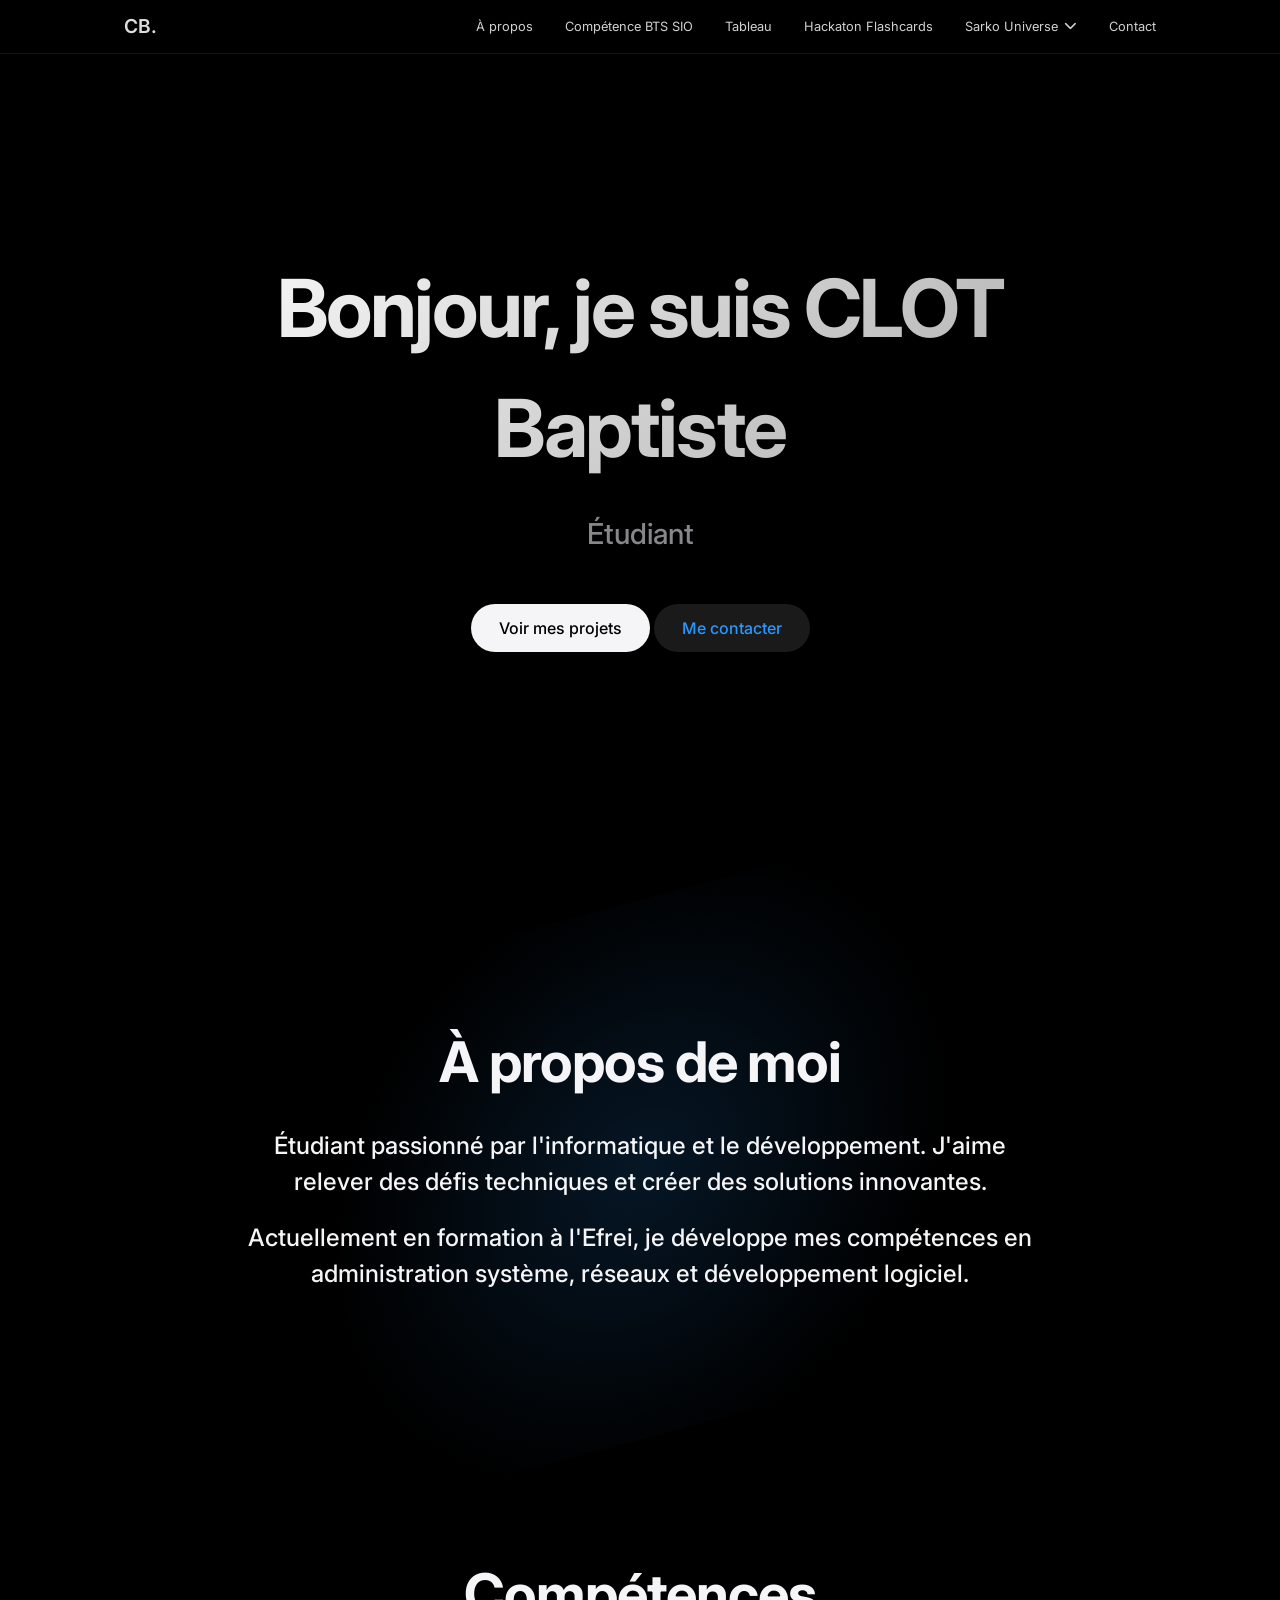
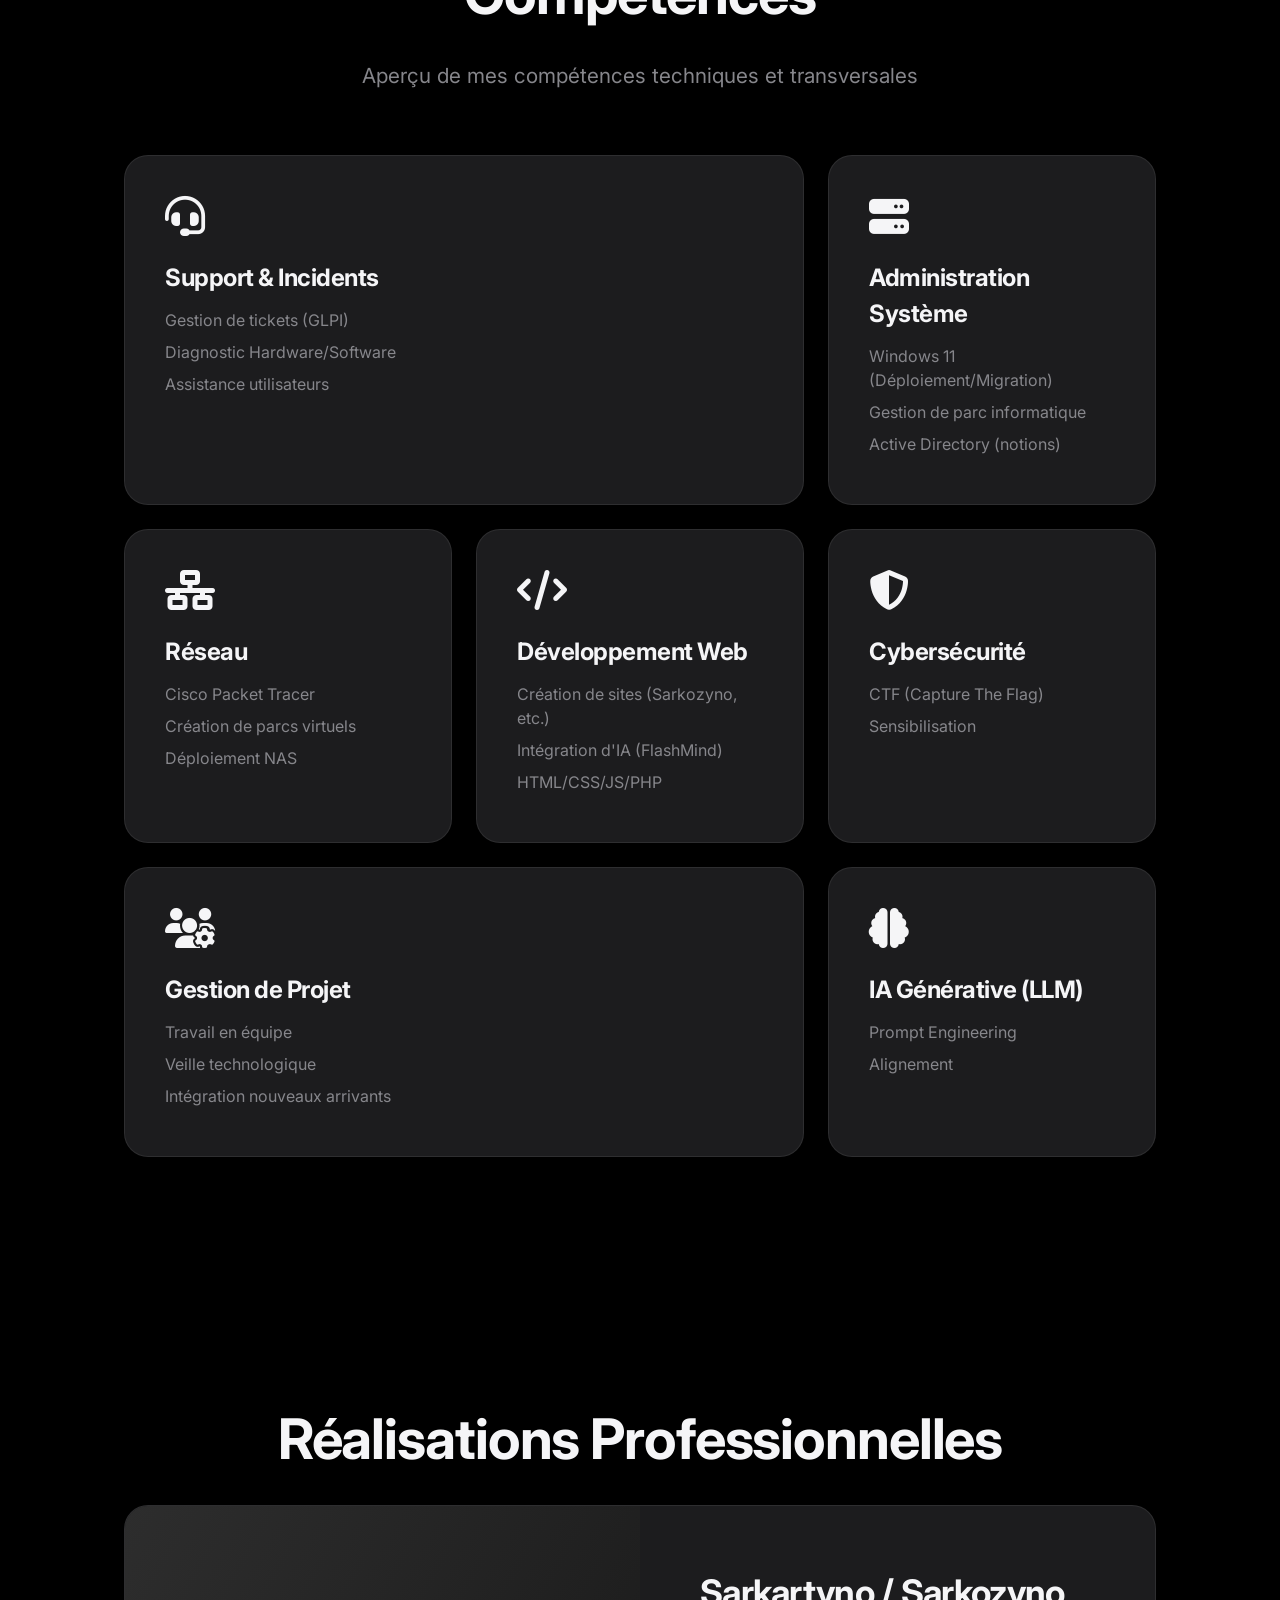
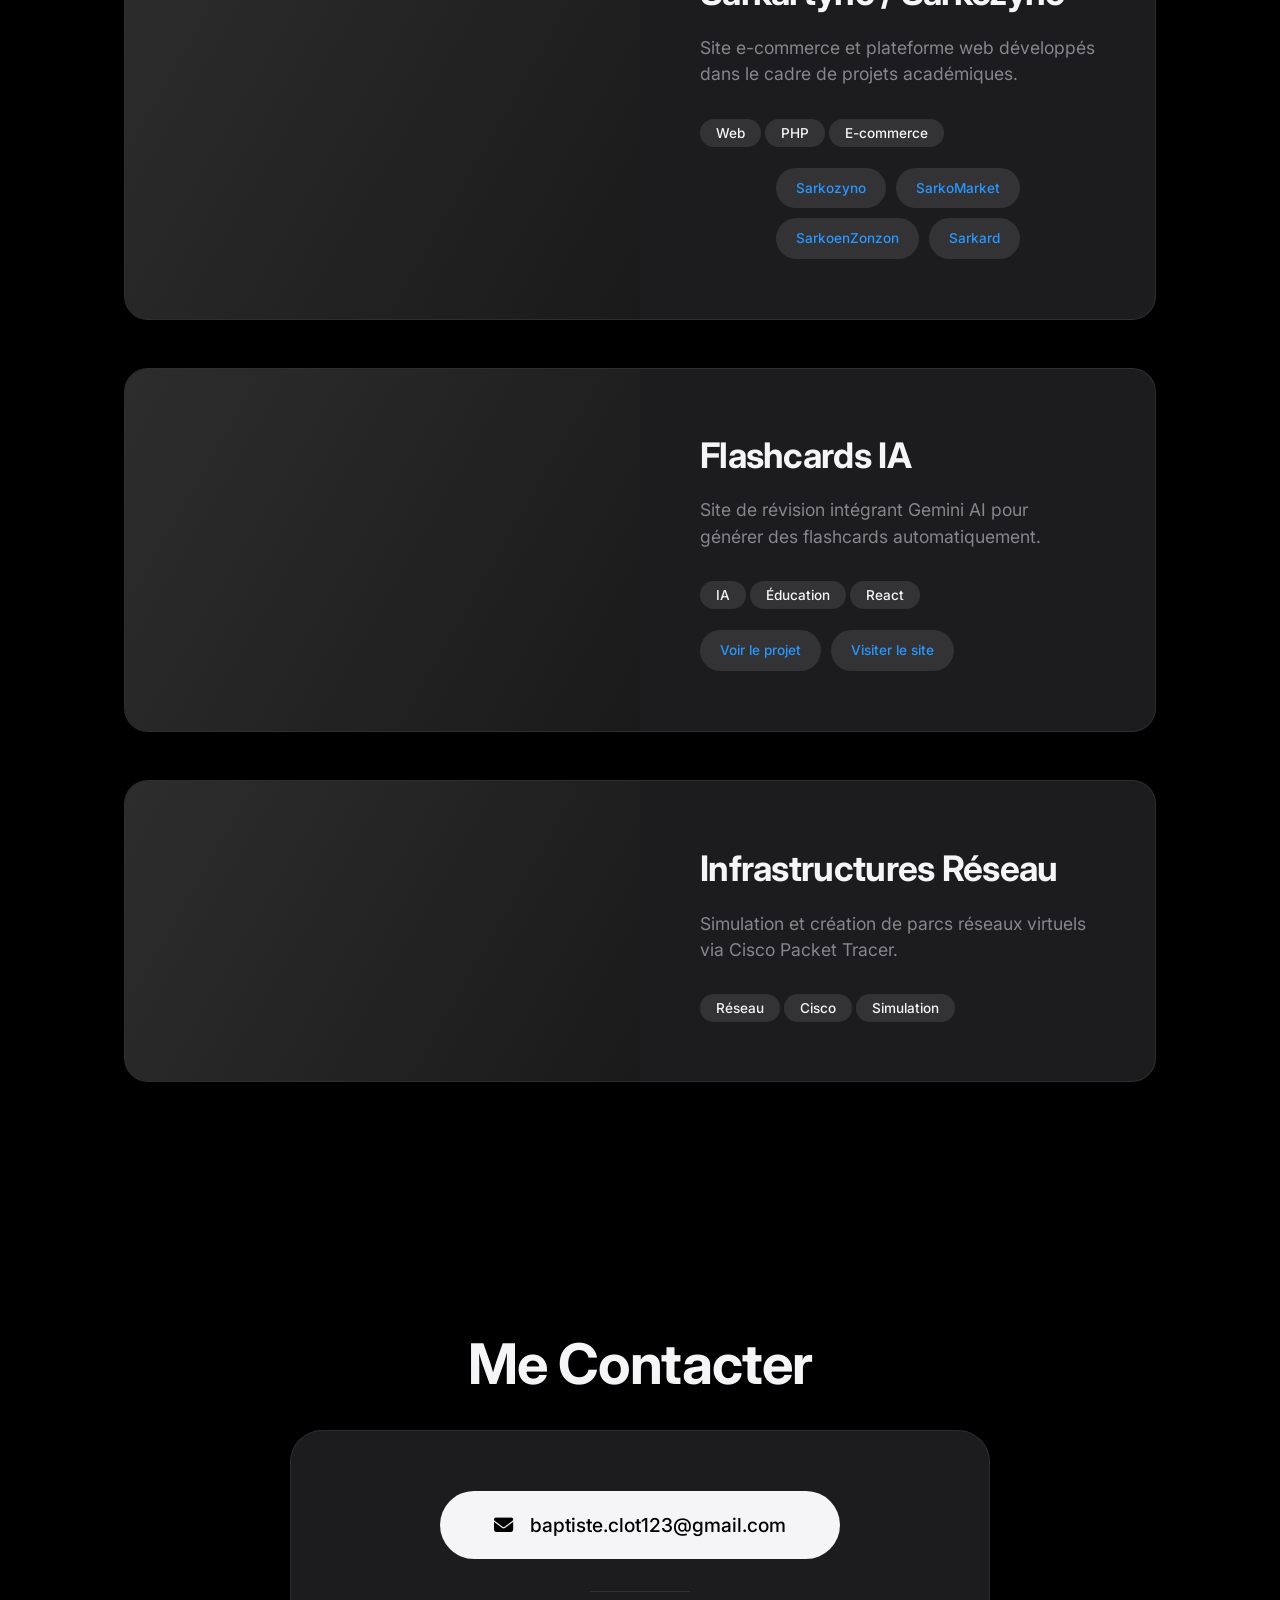
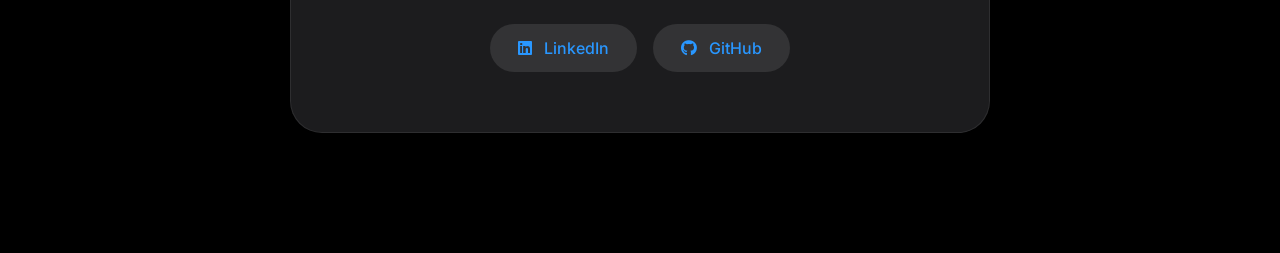
<file: index.html>
<!DOCTYPE html>
<html lang="fr">

<head>
    <meta charset="UTF-8">
    <meta name="viewport" content="width=device-width, initial-scale=1.0">
    <title>Portfolio - CLOT Baptiste</title>
    <meta name="description" content="Portfolio de CLOT Baptiste - Étudiant et Développeur">
    <link rel="preconnect" href="https://fonts.googleapis.com">
    <link rel="preconnect" href="https://fonts.gstatic.com" crossorigin>
    <link href="https://fonts.googleapis.com/css2?family=Inter:wght@400;500;600;700;800&display=swap" rel="stylesheet">
    <link rel="stylesheet" href="assets/css/style.css">
    <link rel="stylesheet" href="assets/css/animation.css">
    <!-- FontAwesome pour les icônes -->
    <link rel="stylesheet" href="https://cdnjs.cloudflare.com/ajax/libs/font-awesome/6.4.0/css/all.min.css">
</head>

<body>
    <!-- Header (chargé dynamiquement) -->
    <div id="header-placeholder"></div>
    <script src="/includes/include.js"></script>

    <!-- Hero Section -->
    <header class="hero">
        <div class="container hero-content">
            <h1 class="hero-title">Bonjour, je suis <span class="highlight">CLOT Baptiste</span></h1>
            <p class="hero-subtitle">Étudiant</p>
            <div class="hero-cta">
                <a href="#projects" class="btn btn-primary">Voir mes projets</a>
                <a href="#contact" class="btn btn-secondary">Me contacter</a>
            </div>
        </div>
    </header>

    <!-- About Section -->
    <section id="about" class="section">
        <div class="container">
            <h2 class="section-title">À propos de moi</h2>
            <div class="about-content">
                <div class="about-text">
                    <p>Étudiant passionné par l'informatique et le développement. J'aime relever des défis techniques et
                        créer des solutions innovantes.</p>
                    <p>Actuellement en formation à l'Efrei, je développe mes compétences en administration système,
                        réseaux et développement logiciel.</p>
                </div>
            </div>
        </div>
    </section>

    <!-- Skills Section -->
    <section id="skills" class="section bg-alt">
        <div class="container">
            <h2 class="section-title">Compétences</h2>
            <p class="section-subtitle">Aperçu de mes compétences techniques et transversales</p>

            <!-- Grid de compétences (Squelette à remplir avec le détail de l'image) -->
            <div class="skills-grid">
                <!-- Catégorie: Support & Maintenance -->
                <div class="skill-card">
                    <i class="fa-solid fa-headset"></i>
                    <h3>Support & Incidents</h3>
                    <ul>
                        <li>Gestion de tickets (GLPI)</li>
                        <li>Diagnostic Hardware/Software</li>
                        <li>Assistance utilisateurs</li>
                    </ul>
                </div>

                <!-- Catégorie: Administration Système -->
                <div class="skill-card">
                    <i class="fa-solid fa-server"></i>
                    <h3>Administration Système</h3>
                    <ul>
                        <li>Windows 11 (Déploiement/Migration)</li>
                        <li>Gestion de parc informatique</li>
                        <li>Active Directory (notions)</li>
                    </ul>
                </div>

                <!-- Catégorie: Réseau -->
                <div class="skill-card">
                    <i class="fa-solid fa-network-wired"></i>
                    <h3>Réseau</h3>
                    <ul>
                        <li>Cisco Packet Tracer</li>
                        <li>Création de parcs virtuels</li>
                        <li>Déploiement NAS</li>
                    </ul>
                </div>

                <!-- Catégorie: Développement Web -->
                <div class="skill-card">
                    <i class="fa-solid fa-code"></i>
                    <h3>Développement Web</h3>
                    <ul>
                        <li>Création de sites (Sarkozyno, etc.)</li>
                        <li>Intégration d'IA (FlashMind)</li>
                        <li>HTML/CSS/JS/PHP</li>
                    </ul>
                </div>

                <!-- Catégorie: Cybersécurité -->
                <div class="skill-card">
                    <i class="fa-solid fa-shield-halved"></i>
                    <h3>Cybersécurité</h3>
                    <ul>
                        <li>CTF (Capture The Flag)</li>
                        <li>Sensibilisation</li>
                    </ul>
                </div>

                <!-- Catégorie: Transverse -->
                <div class="skill-card">
                    <i class="fa-solid fa-users-gear"></i>
                    <h3>Gestion de Projet</h3>
                    <ul>
                        <li>Travail en équipe</li>
                        <li>Veille technologique</li>
                        <li>Intégration nouveaux arrivants</li>
                    </ul>
                </div>

                <!-- Catégorie: IA Générative -->
                <div class="skill-card">
                    <i class="fa-solid fa-brain"></i>
                    <h3>IA Générative (LLM)</h3>
                    <ul>
                        <li>Prompt Engineering</li>
                        <li>Alignement</li>
                    </ul>
                </div>
            </div>
        </div>
    </section>

    <!-- Projects Section -->
    <section id="projects" class="section">
        <div class="container">
            <h2 class="section-title">Réalisations Professionnelles</h2>
            <div class="projects-grid">
                <!-- Projet 1 -->
                <article class="project-card">
                    <div class="project-image placeholder-img"></div>
                    <div class="project-info">
                        <h3>Sarkartyno / Sarkozyno</h3>
                        <p>Site e-commerce et plateforme web développés dans le cadre de projets académiques.</p>
                        <div class="tags">
                            <span>Web</span>
                            <span>PHP</span>
                            <span>E-commerce</span>
                        </div>
                        <div class="project-links" style="margin-top: 24px; display: flex; flex-wrap: wrap; gap: 10px;">
                            <a href="/Site/sarkozyno.html" target="_blank" class="btn btn-secondary"
                                style="font-size: 0.85rem; padding: 10px 20px;">Sarkozyno</a>
                            <a href="/Site/sarkomarket.html" class="btn btn-secondary"
                                style="font-size: 0.85rem; padding: 10px 20px;">SarkoMarket</a>
                            <a href="/Site/Sarkoenzonzon.html" class="btn btn-secondary"
                                style="font-size: 0.85rem; padding: 10px 20px;">SarkoenZonzon</a>
                            <a href="/Site/sarkard.html" class="btn btn-secondary"
                                style="font-size: 0.85rem; padding: 10px 20px;">Sarkard</a>
                        </div>
                    </div>
                </article>

                <!-- Projet 2 -->
                <article class="project-card">
                    <div class="project-image placeholder-img"></div>
                    <div class="project-info">
                        <h3>Flashcards IA</h3>
                        <p>Site de révision intégrant Gemini AI pour générer des flashcards automatiquement.</p>
                        <div class="tags">
                            <span>IA</span>
                            <span>Éducation</span>
                            <span>React</span>
                        </div>
                        <div class="project-links" style="margin-top: 24px; display: flex; flex-wrap: wrap; gap: 10px;">
                            <a href="/Site/flashmind.html" class="btn btn-secondary"
                                style="font-size: 0.85rem; padding: 10px 20px;">Voir le projet</a>
                            <a href="https://site-flash-card-b59c4.web.app/" target="_blank" class="btn btn-secondary"
                                style="font-size: 0.85rem; padding: 10px 20px;">Visiter le site</a>
                        </div>
                    </div>
                </article>

                <!-- Projet 3 -->
                <article class="project-card">
                    <div class="project-image placeholder-img"></div>
                    <div class="project-info">
                        <h3>Infrastructures Réseau</h3>
                        <p>Simulation et création de parcs réseaux virtuels via Cisco Packet Tracer.</p>
                        <div class="tags">
                            <span>Réseau</span>
                            <span>Cisco</span>
                            <span>Simulation</span>
                        </div>
                    </div>
                </article>
            </div>
        </div>
    </section>

    <!-- Contact Section -->
    <section id="contact" class="section bg-alt">
        <div class="container">
            <h2 class="section-title">Me Contacter</h2>
            <div class="contact-wrapper"
                style="text-align: center; display: flex; flex-direction: column; align-items: center; gap: 32px;">

                <!-- Email Button (Primary) -->
                <a href="mailto:baptiste.clot123@gmail.com" class="btn btn-primary"
                    style="font-size: 1.2rem; padding: 20px 40px; width: 100%; max-width: 400px;">
                    <i class="fa-solid fa-envelope" style="margin-right: 12px;"></i> baptiste.clot123@gmail.com
                </a>

                <!-- Separator -->
                <div style="height: 1px; width: 100px; background: rgba(255,255,255,0.1);"></div>

                <!-- Social Buttons (Secondary) -->
                <div class="social-row" style="display: flex; gap: 16px; flex-wrap: wrap; justify-content: center;">
                    <a href="https://fr.linkedin.com/in/bclot" target="_blank" class="btn btn-secondary">
                        <i class="fa-brands fa-linkedin" style="margin-right: 8px;"></i> LinkedIn
                    </a>
                    <a href="https://github.com/Caserne3" target="_blank" class="btn btn-secondary">
                        <i class="fa-brands fa-github" style="margin-right: 8px;"></i> GitHub
                    </a>
                </div>
            </div>
        </div>
    </section>

    <!-- Footer (chargé dynamiquement) -->
    <div id="footer-placeholder"></div>

    <!-- Ambient Light Background -->
    <div class="ambient-light"></div>

    <script src="assets/js/script.js"></script>
</body>

</html>
</file>
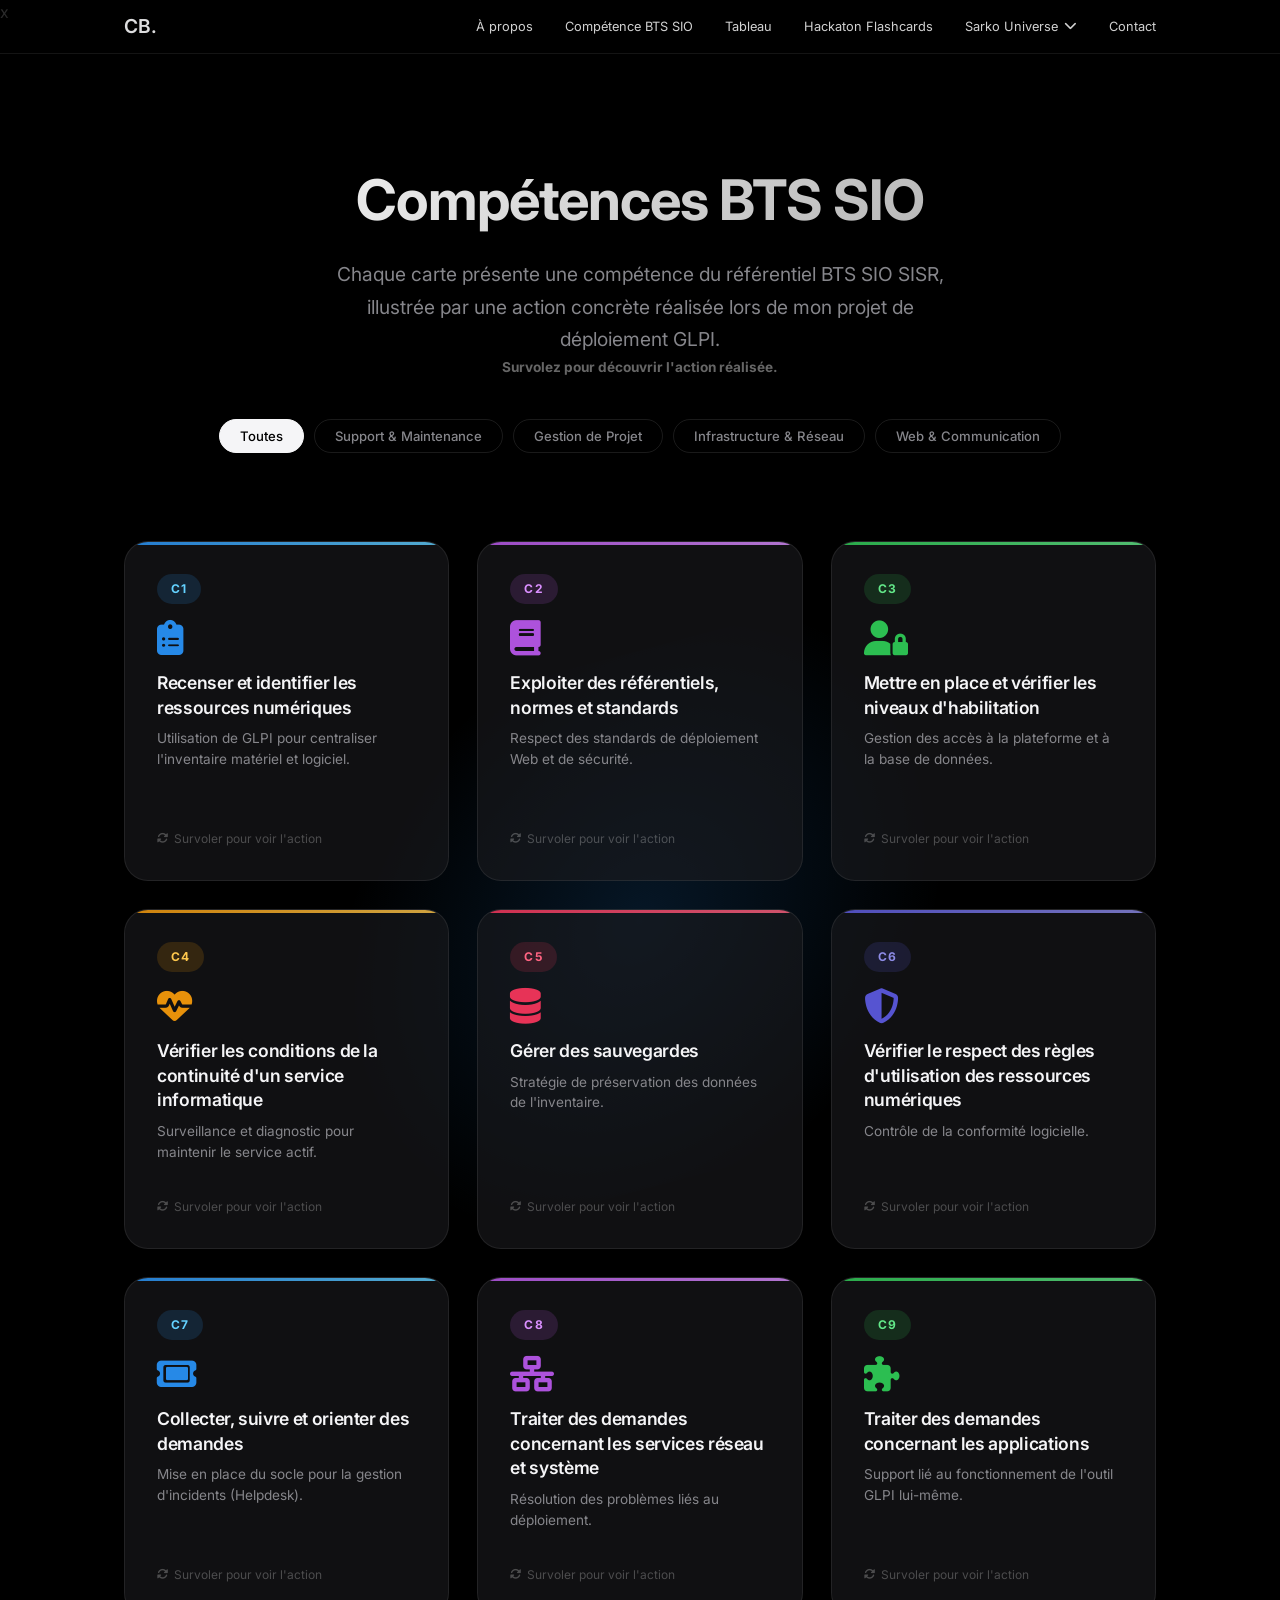
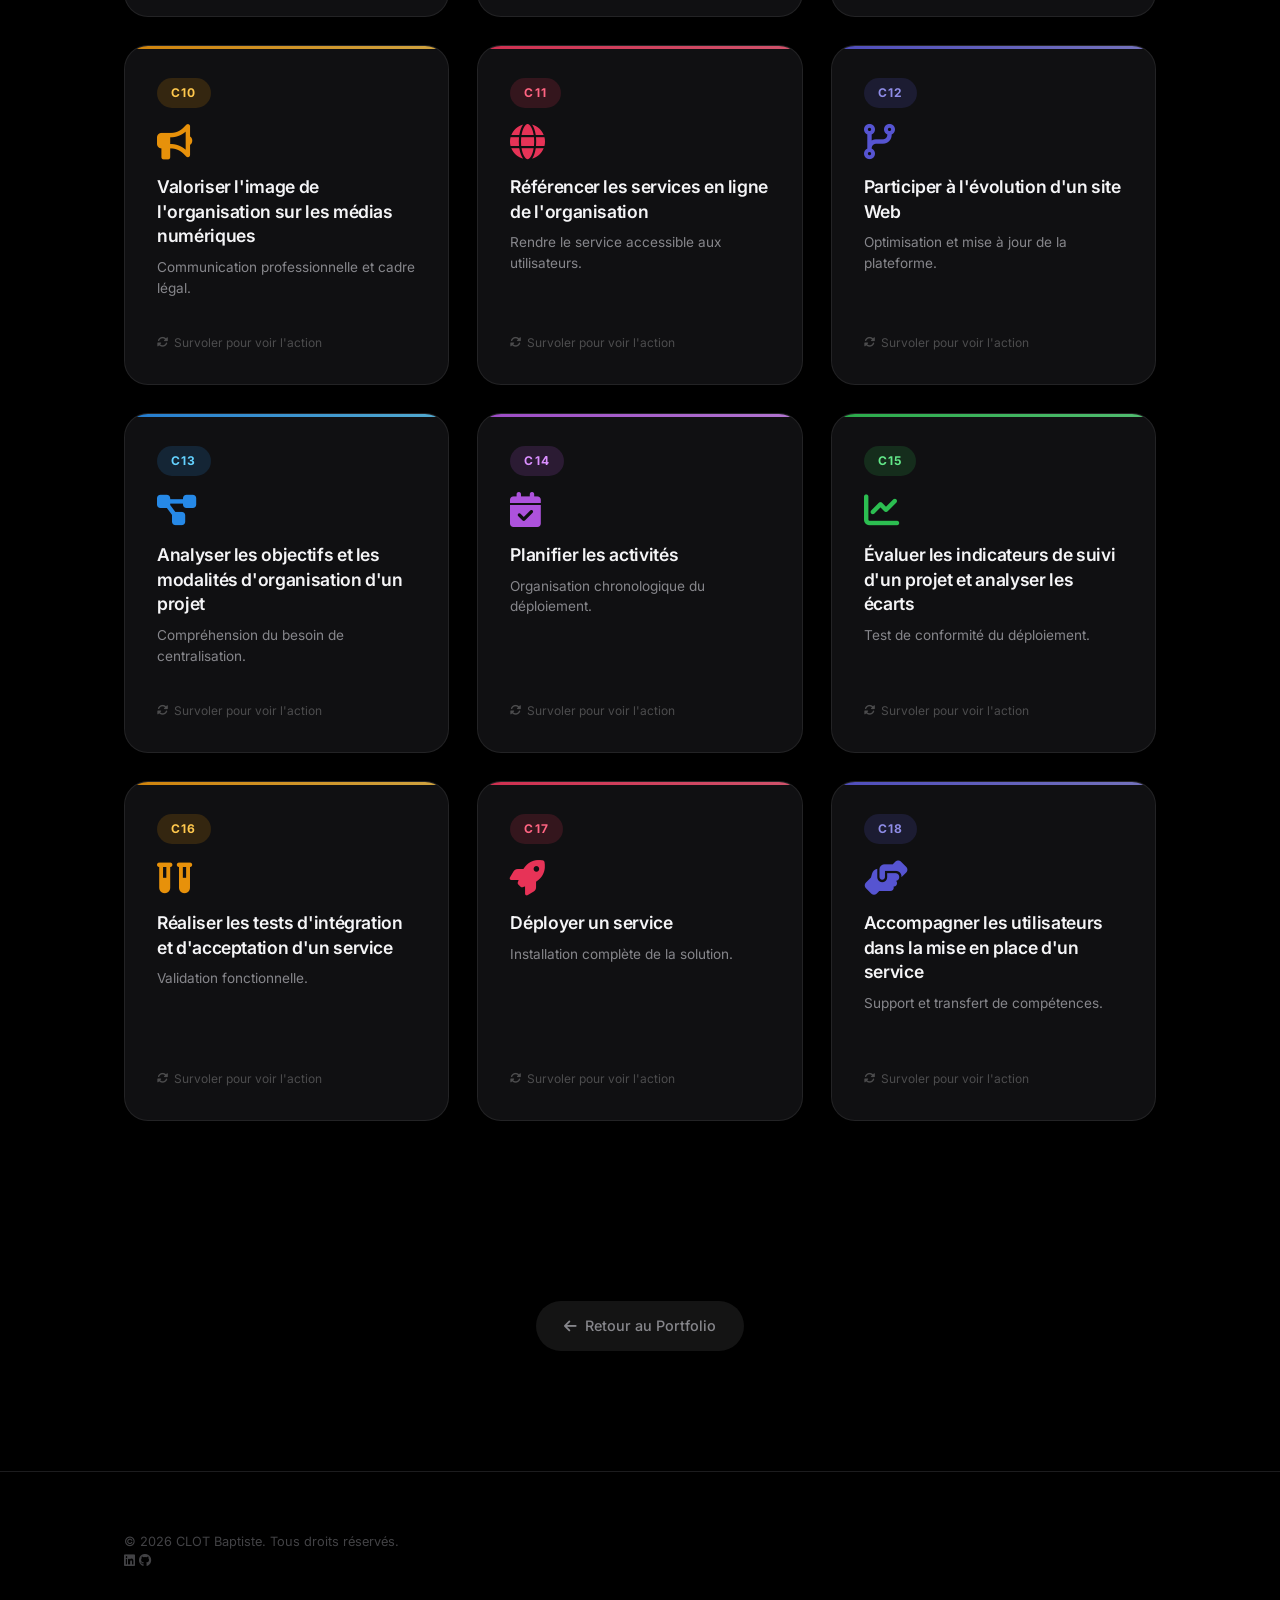
<file: competences.html>
x
<!DOCTYPE html>
<html lang="fr">

<head>
    <meta charset="UTF-8">
    <meta name="viewport" content="width=device-width, initial-scale=1.0">
    <title>Compétences BTS SIO — CLOT Baptiste</title>
    <meta name="description"
        content="Tableau de compétences BTS SIO SISR — Actions réalisées par CLOT Baptiste lors du projet GLPI.">
    <link rel="preconnect" href="https://fonts.googleapis.com">
    <link rel="preconnect" href="https://fonts.gstatic.com" crossorigin>
    <link href="https://fonts.googleapis.com/css2?family=Inter:wght@400;500;600;700;800&display=swap" rel="stylesheet">
    <link rel="stylesheet" href="assets/css/style.css">
    <link rel="stylesheet" href="assets/css/animation.css">
    <link rel="stylesheet" href="assets/css/competences.css">
    <!-- FontAwesome pour les icônes -->
    <link rel="stylesheet" href="https://cdnjs.cloudflare.com/ajax/libs/font-awesome/6.4.0/css/all.min.css">
</head>

<body>
    <!-- Header (chargé dynamiquement) -->
    <div id="header-placeholder"></div>
    <script src="/includes/include.js"></script>

    <!-- Hero -->
    <section class="competences-hero">
        <div class="container">
            <h1 class="section-title">Compétences BTS SIO</h1>
            <p class="section-subtitle">
                Chaque carte présente une compétence du référentiel BTS SIO SISR,
                illustrée par une action concrète réalisée lors de mon projet de déploiement GLPI.
                <br><strong style="color: rgba(255,255,255,0.4); font-size: 0.85rem;">Survolez pour découvrir l'action
                    réalisée.</strong>
            </p>
        </div>
    </section>

    <!-- Filters + Grid -->
    <section class="section" style="padding-top: 0;">
        <div class="container">

            <!-- Filter Bar -->
            <div class="filter-bar" id="filterBar">
                <button class="filter-btn active" data-filter="all">Toutes</button>
                <button class="filter-btn" data-filter="support">Support & Maintenance</button>
                <button class="filter-btn" data-filter="projet">Gestion de Projet</button>
                <button class="filter-btn" data-filter="infra">Infrastructure & Réseau</button>
                <button class="filter-btn" data-filter="web">Web & Communication</button>
            </div>

            <!-- Cards Grid -->
            <div class="competences-grid" id="competencesGrid">

                <!-- C1 -->
                <div class="flip-card" data-category="support">
                    <div class="flip-card-inner">
                        <div class="flip-card-front">
                            <span class="card-number">C1</span>
                            <i class="fa-solid fa-clipboard-list card-icon"></i>
                            <h3 class="card-title">Recenser et identifier les ressources numériques</h3>
                            <p class="card-description">Utilisation de GLPI pour centraliser l'inventaire matériel et
                                logiciel.</p>
                            <span class="card-flip-hint"><i class="fa-solid fa-rotate"></i> Survoler pour voir
                                l'action</span>
                        </div>
                        <div class="flip-card-back">
                            <span class="back-label">Action réalisée</span>
                            <p class="back-action">Mise en place d'une remontée automatique des informations systèmes
                                (CPU, RAM, OS, logiciels installés) depuis des machines clientes (Debian et Windows)
                                vers le serveur central.</p>
                            <a href="Site/glpi.html#c1" class="btn btn-secondary" style="font-size: 0.75rem; padding: 6px 12px; margin-top: 10px; width: 100%; border: 1px solid rgba(255,255,255,0.2);"><i class="fa-solid fa-book" style="margin-right: 6px;"></i> Preuve technique</a>
                        </div>
                    </div>
                </div>

                <!-- C2 -->
                <div class="flip-card" data-category="infra">
                    <div class="flip-card-inner">
                        <div class="flip-card-front">
                            <span class="card-number">C2</span>
                            <i class="fa-solid fa-book card-icon"></i>
                            <h3 class="card-title">Exploiter des référentiels, normes et standards</h3>
                            <p class="card-description">Respect des standards de déploiement Web et de sécurité.</p>
                            <span class="card-flip-hint"><i class="fa-solid fa-rotate"></i> Survoler pour voir
                                l'action</span>
                        </div>
                        <div class="flip-card-back">
                            <span class="back-label">Action réalisée</span>
                            <p class="back-action">Installation de la pile LAMP (Linux Apache MariaDB PHP) en suivant
                                les prérequis officiels de l'éditeur GLPI 10 (extensions PHP spécifiques, version de
                                MariaDB).</p>
                        </div>
                    </div>
                </div>

                <!-- C3 -->
                <div class="flip-card" data-category="infra">
                    <div class="flip-card-inner">
                        <div class="flip-card-front">
                            <span class="card-number">C3</span>
                            <i class="fa-solid fa-user-lock card-icon"></i>
                            <h3 class="card-title">Mettre en place et vérifier les niveaux d'habilitation</h3>
                            <p class="card-description">Gestion des accès à la plateforme et à la base de données.</p>
                            <span class="card-flip-hint"><i class="fa-solid fa-rotate"></i> Survoler pour voir
                                l'action</span>
                        </div>
                        <div class="flip-card-back">
                            <span class="back-label">Action réalisée</span>
                            <p class="back-action">Création d'un utilisateur SQL dédié (glpi@localhost) avec des
                                privilèges restreints à la base de données glpi. Configuration des droits d'accès
                                système (chown www-data) pour sécuriser les fichiers du serveur.</p>
                        </div>
                    </div>
                </div>

                <!-- C4 -->
                <div class="flip-card" data-category="support">
                    <div class="flip-card-inner">
                        <div class="flip-card-front">
                            <span class="card-number">C4</span>
                            <i class="fa-solid fa-heart-pulse card-icon"></i>
                            <h3 class="card-title">Vérifier les conditions de la continuité d'un service informatique
                            </h3>
                            <p class="card-description">Surveillance et diagnostic pour maintenir le service actif.</p>
                            <span class="card-flip-hint"><i class="fa-solid fa-rotate"></i> Survoler pour voir
                                l'action</span>
                        </div>
                        <div class="flip-card-back">
                            <span class="back-label">Action réalisée</span>
                            <p class="back-action">Utilisation de systemctl status et analyse des logs Apache
                                (error.log) et de l'agent pour identifier et corriger les erreurs de communication (ex:
                                erreur 403 Forbidden).</p>
                        </div>
                    </div>
                </div>

                <!-- C5 -->
                <div class="flip-card" data-category="support">
                    <div class="flip-card-inner">
                        <div class="flip-card-front">
                            <span class="card-number">C5</span>
                            <i class="fa-solid fa-database card-icon"></i>
                            <h3 class="card-title">Gérer des sauvegardes</h3>
                            <p class="card-description">Stratégie de préservation des données de l'inventaire.</p>
                            <span class="card-flip-hint"><i class="fa-solid fa-rotate"></i> Survoler pour voir
                                l'action</span>
                        </div>
                        <div class="flip-card-back">
                            <span class="back-label">Action réalisée</span>
                            <p class="back-action">Exportation des rapports d'inventaire en formats CSV/PDF et
                                préparation de la base MariaDB pour des sauvegardes SQL régulières.</p>
                        </div>
                    </div>
                </div>

                <!-- C6 -->
                <div class="flip-card" data-category="support">
                    <div class="flip-card-inner">
                        <div class="flip-card-front">
                            <span class="card-number">C6</span>
                            <i class="fa-solid fa-shield-halved card-icon"></i>
                            <h3 class="card-title">Vérifier le respect des règles d'utilisation des ressources
                                numériques</h3>
                            <p class="card-description">Contrôle de la conformité logicielle.</p>
                            <span class="card-flip-hint"><i class="fa-solid fa-rotate"></i> Survoler pour voir
                                l'action</span>
                        </div>
                        <div class="flip-card-back">
                            <span class="back-label">Action réalisée</span>
                            <p class="back-action">Utilisation de l'inventaire logiciel GLPI pour lister les programmes
                                installés sur les postes clients et vérifier l'absence de logiciels non autorisés.</p>
                        </div>
                    </div>
                </div>

                <!-- C7 -->
                <div class="flip-card" data-category="support">
                    <div class="flip-card-inner">
                        <div class="flip-card-front">
                            <span class="card-number">C7</span>
                            <i class="fa-solid fa-ticket card-icon"></i>
                            <h3 class="card-title">Collecter, suivre et orienter des demandes</h3>
                            <p class="card-description">Mise en place du socle pour la gestion d'incidents (Helpdesk).
                            </p>
                            <span class="card-flip-hint"><i class="fa-solid fa-rotate"></i> Survoler pour voir
                                l'action</span>
                        </div>
                        <div class="flip-card-back">
                            <span class="back-label">Action réalisée</span>
                            <p class="back-action">Configuration initiale de l'interface de GLPI permettant la création
                                ultérieure de tickets basés sur les machines inventoriées.</p>
                            <a href="Site/glpi.html#c7" class="btn btn-secondary" style="font-size: 0.75rem; padding: 6px 12px; margin-top: 10px; width: 100%; border: 1px solid rgba(255,255,255,0.2);"><i class="fa-solid fa-book" style="margin-right: 6px;"></i> Preuve technique</a>
                        </div>
                    </div>
                </div>

                <!-- C8 -->
                <div class="flip-card" data-category="infra">
                    <div class="flip-card-inner">
                        <div class="flip-card-front">
                            <span class="card-number">C8</span>
                            <i class="fa-solid fa-network-wired card-icon"></i>
                            <h3 class="card-title">Traiter des demandes concernant les services réseau et système</h3>
                            <p class="card-description">Résolution des problèmes liés au déploiement.</p>
                            <span class="card-flip-hint"><i class="fa-solid fa-rotate"></i> Survoler pour voir
                                l'action</span>
                        </div>
                        <div class="flip-card-back">
                            <span class="back-label">Action réalisée</span>
                            <p class="back-action">Intervention technique pour forcer la remontée d'inventaire via la
                                ligne de commande (--force --debug) suite à des échecs de connexion réseau.</p>
                        </div>
                    </div>
                </div>

                <!-- C9 -->
                <div class="flip-card" data-category="support">
                    <div class="flip-card-inner">
                        <div class="flip-card-front">
                            <span class="card-number">C9</span>
                            <i class="fa-solid fa-puzzle-piece card-icon"></i>
                            <h3 class="card-title">Traiter des demandes concernant les applications</h3>
                            <p class="card-description">Support lié au fonctionnement de l'outil GLPI lui-même.</p>
                            <span class="card-flip-hint"><i class="fa-solid fa-rotate"></i> Survoler pour voir
                                l'action</span>
                        </div>
                        <div class="flip-card-back">
                            <span class="back-label">Action réalisée</span>
                            <p class="back-action">Installation et activation du plugin GLPI Inventory via la
                                Marketplace pour répondre au besoin métier de l'inventaire automatique.</p>
                        </div>
                    </div>
                </div>

                <!-- C10 -->
                <div class="flip-card" data-category="web">
                    <div class="flip-card-inner">
                        <div class="flip-card-front">
                            <span class="card-number">C10</span>
                            <i class="fa-solid fa-bullhorn card-icon"></i>
                            <h3 class="card-title">Valoriser l'image de l'organisation sur les médias numériques</h3>
                            <p class="card-description">Communication professionnelle et cadre légal.</p>
                            <span class="card-flip-hint"><i class="fa-solid fa-rotate"></i> Survoler pour voir
                                l'action</span>
                        </div>
                        <div class="flip-card-back">
                            <span class="back-label">Action réalisée</span>
                            <p class="back-action">Rédaction d'une documentation technique claire et structurée
                                reflétant la rigueur et le savoir-faire technique de l'équipe informatique.</p>
                        </div>
                    </div>
                </div>

                <!-- C11 -->
                <div class="flip-card" data-category="web">
                    <div class="flip-card-inner">
                        <div class="flip-card-front">
                            <span class="card-number">C11</span>
                            <i class="fa-solid fa-globe card-icon"></i>
                            <h3 class="card-title">Référencer les services en ligne de l'organisation</h3>
                            <p class="card-description">Rendre le service accessible aux utilisateurs.</p>
                            <span class="card-flip-hint"><i class="fa-solid fa-rotate"></i> Survoler pour voir
                                l'action</span>
                        </div>
                        <div class="flip-card-back">
                            <span class="back-label">Action réalisée</span>
                            <p class="back-action">Configuration d'un VirtualHost Apache (glpi.conf) avec un ServerName
                                spécifique pour permettre l'accès à la plateforme via une URL dédiée sur le réseau.</p>
                            <a href="Site/glpi.html#c11" class="btn btn-secondary" style="font-size: 0.75rem; padding: 6px 12px; margin-top: 10px; width: 100%; border: 1px solid rgba(255,255,255,0.2);"><i class="fa-solid fa-book" style="margin-right: 6px;"></i> Preuve technique</a>
                        </div>
                    </div>
                </div>

                <!-- C12 -->
                <div class="flip-card" data-category="web">
                    <div class="flip-card-inner">
                        <div class="flip-card-front">
                            <span class="card-number">C12</span>
                            <i class="fa-solid fa-code-branch card-icon"></i>
                            <h3 class="card-title">Participer à l'évolution d'un site Web</h3>
                            <p class="card-description">Optimisation et mise à jour de la plateforme.</p>
                            <span class="card-flip-hint"><i class="fa-solid fa-rotate"></i> Survoler pour voir
                                l'action</span>
                        </div>
                        <div class="flip-card-back">
                            <span class="back-label">Action réalisée</span>
                            <p class="back-action">Utilisation de Tailscale pour étendre l'accès au serveur GLPI à
                                travers un VPN sécurisé, permettant l'évolution de l'infrastructure vers un accès
                                distant.</p>
                        </div>
                    </div>
                </div>

                <!-- C13 -->
                <div class="flip-card" data-category="projet">
                    <div class="flip-card-inner">
                        <div class="flip-card-front">
                            <span class="card-number">C13</span>
                            <i class="fa-solid fa-diagram-project card-icon"></i>
                            <h3 class="card-title">Analyser les objectifs et les modalités d'organisation d'un projet
                            </h3>
                            <p class="card-description">Compréhension du besoin de centralisation.</p>
                            <span class="card-flip-hint"><i class="fa-solid fa-rotate"></i> Survoler pour voir
                                l'action</span>
                        </div>
                        <div class="flip-card-back">
                            <span class="back-label">Action réalisée</span>
                            <p class="back-action">Définition des étapes clés (préparation VM, installation SQL,
                                déploiement agents) pour répondre à l'objectif de gestion globale du système
                                d'information.</p>
                        </div>
                    </div>
                </div>

                <!-- C14 -->
                <div class="flip-card" data-category="projet">
                    <div class="flip-card-inner">
                        <div class="flip-card-front">
                            <span class="card-number">C14</span>
                            <i class="fa-solid fa-calendar-check card-icon"></i>
                            <h3 class="card-title">Planifier les activités</h3>
                            <p class="card-description">Organisation chronologique du déploiement.</p>
                            <span class="card-flip-hint"><i class="fa-solid fa-rotate"></i> Survoler pour voir
                                l'action</span>
                        </div>
                        <div class="flip-card-back">
                            <span class="back-label">Action réalisée</span>
                            <p class="back-action">Respect d'un workflow logique : configuration serveur d'abord, puis
                                base de données, puis interface web, et enfin déploiement des agents clients.</p>
                            <a href="Site/glpi.html#c14" class="btn btn-secondary" style="font-size: 0.75rem; padding: 6px 12px; margin-top: 10px; width: 100%; border: 1px solid rgba(255,255,255,0.2);"><i class="fa-solid fa-book" style="margin-right: 6px;"></i> Preuve technique</a>
                        </div>
                    </div>
                </div>

                <!-- C15 -->
                <div class="flip-card" data-category="projet">
                    <div class="flip-card-inner">
                        <div class="flip-card-front">
                            <span class="card-number">C15</span>
                            <i class="fa-solid fa-chart-line card-icon"></i>
                            <h3 class="card-title">Évaluer les indicateurs de suivi d'un projet et analyser les écarts
                            </h3>
                            <p class="card-description">Test de conformité du déploiement.</p>
                            <span class="card-flip-hint"><i class="fa-solid fa-rotate"></i> Survoler pour voir
                                l'action</span>
                        </div>
                        <div class="flip-card-back">
                            <span class="back-label">Action réalisée</span>
                            <p class="back-action">Vérification dans l'onglet "Parc > Ordinateurs" que chaque machine
                                déployée remonte correctement. Analyse des logs en cas d'absence de remontée (écart
                                constaté vs résultat attendu).</p>
                        </div>
                    </div>
                </div>

                <!-- C16 -->
                <div class="flip-card" data-category="projet">
                    <div class="flip-card-inner">
                        <div class="flip-card-front">
                            <span class="card-number">C16</span>
                            <i class="fa-solid fa-vials card-icon"></i>
                            <h3 class="card-title">Réaliser les tests d'intégration et d'acceptation d'un service</h3>
                            <p class="card-description">Validation fonctionnelle.</p>
                            <span class="card-flip-hint"><i class="fa-solid fa-rotate"></i> Survoler pour voir
                                l'action</span>
                        </div>
                        <div class="flip-card-back">
                            <span class="back-label">Action réalisée</span>
                            <p class="back-action">Exécution de la commande d'inventaire manuel sur Windows et Debian et
                                validation de l'apparition des données techniques dans la console GLPI.</p>
                        </div>
                    </div>
                </div>

                <!-- C17 -->
                <div class="flip-card" data-category="infra">
                    <div class="flip-card-inner">
                        <div class="flip-card-front">
                            <span class="card-number">C17</span>
                            <i class="fa-solid fa-rocket card-icon"></i>
                            <h3 class="card-title">Déployer un service</h3>
                            <p class="card-description">Installation complète de la solution.</p>
                            <span class="card-flip-hint"><i class="fa-solid fa-rotate"></i> Survoler pour voir
                                l'action</span>
                        </div>
                        <div class="flip-card-back">
                            <span class="back-label">Action réalisée</span>
                            <p class="back-action">Déploiement de l'application web sur l'infrastructure cloud Firebase Hosting de Google en utilisant la CLI Firebase et automatisation via la console.</p>
                            <a href="Site/glpi.html#c17" class="btn btn-secondary" style="font-size: 0.75rem; padding: 6px 12px; margin-top: 10px; width: 100%; border: 1px solid rgba(255,255,255,0.2);"><i class="fa-solid fa-book" style="margin-right: 6px;"></i> Preuve technique</a>
                        </div>
                    </div>
                </div>

                <!-- C18 -->
                <div class="flip-card" data-category="support">
                    <div class="flip-card-inner">
                        <div class="flip-card-front">
                            <span class="card-number">C18</span>
                            <i class="fa-solid fa-handshake-angle card-icon"></i>
                            <h3 class="card-title">Accompagner les utilisateurs dans la mise en place d'un service</h3>
                            <p class="card-description">Support et transfert de compétences.</p>
                            <span class="card-flip-hint"><i class="fa-solid fa-rotate"></i> Survoler pour voir
                                l'action</span>
                        </div>
                        <div class="flip-card-back">
                            <span class="back-label">Action réalisée</span>
                            <p class="back-action">Rédaction de procédures simplifiées (comme l'utilisation de
                                PowerShell pour forcer l'inventaire) afin d'aider les collaborateurs à maintenir leur
                                poste à jour dans l'inventaire.</p>
                        </div>
                    </div>
                </div>

            </div>

            <!-- Back to portfolio -->
            <div style="text-align: center;">
                <a href="index.html" class="back-to-top">
                    <i class="fa-solid fa-arrow-left"></i> Retour au Portfolio
                </a>
            </div>

        </div>
    </section>

    <footer>
        <div class="container footer-content">
            <p>&copy; 2026 CLOT Baptiste. Tous droits réservés.</p>
            <div class="social-links">
                <a href="#"><i class="fa-brands fa-linkedin"></i></a>
                <a href="#"><i class="fa-brands fa-github"></i></a>
            </div>
        </div>
    </footer>

    <!-- Ambient Light Background -->
    <div class="ambient-light"></div>

    <script src="assets/js/script.js"></script>
    <script>
        // --- Filter Logic ---
        document.addEventListener('DOMContentLoaded', () => {
            const filterBtns = document.querySelectorAll('.filter-btn');
            const cards = document.querySelectorAll('.flip-card');

            filterBtns.forEach(btn => {
                btn.addEventListener('click', () => {
                    // Update active state
                    filterBtns.forEach(b => b.classList.remove('active'));
                    btn.classList.add('active');

                    const filter = btn.dataset.filter;

                    cards.forEach((card, index) => {
                        if (filter === 'all' || card.dataset.category === filter) {
                            card.style.display = '';
                            card.style.animation = 'none';
                            card.offsetHeight; // trigger reflow
                            card.style.animation = `cardFadeIn 0.5s ease-out ${index * 0.04}s forwards`;
                        } else {
                            card.style.display = 'none';
                        }
                    });
                });
            });

            // Mobile: tap to flip
            if ('ontouchstart' in window) {
                cards.forEach(card => {
                    card.addEventListener('click', () => {
                        card.classList.toggle('flipped');
                    });
                });
            }
        });
    </script>

    <!-- Footer (chargé dynamiquement) -->
    <div id="footer-placeholder"></div>
</body>

</html>
</file>
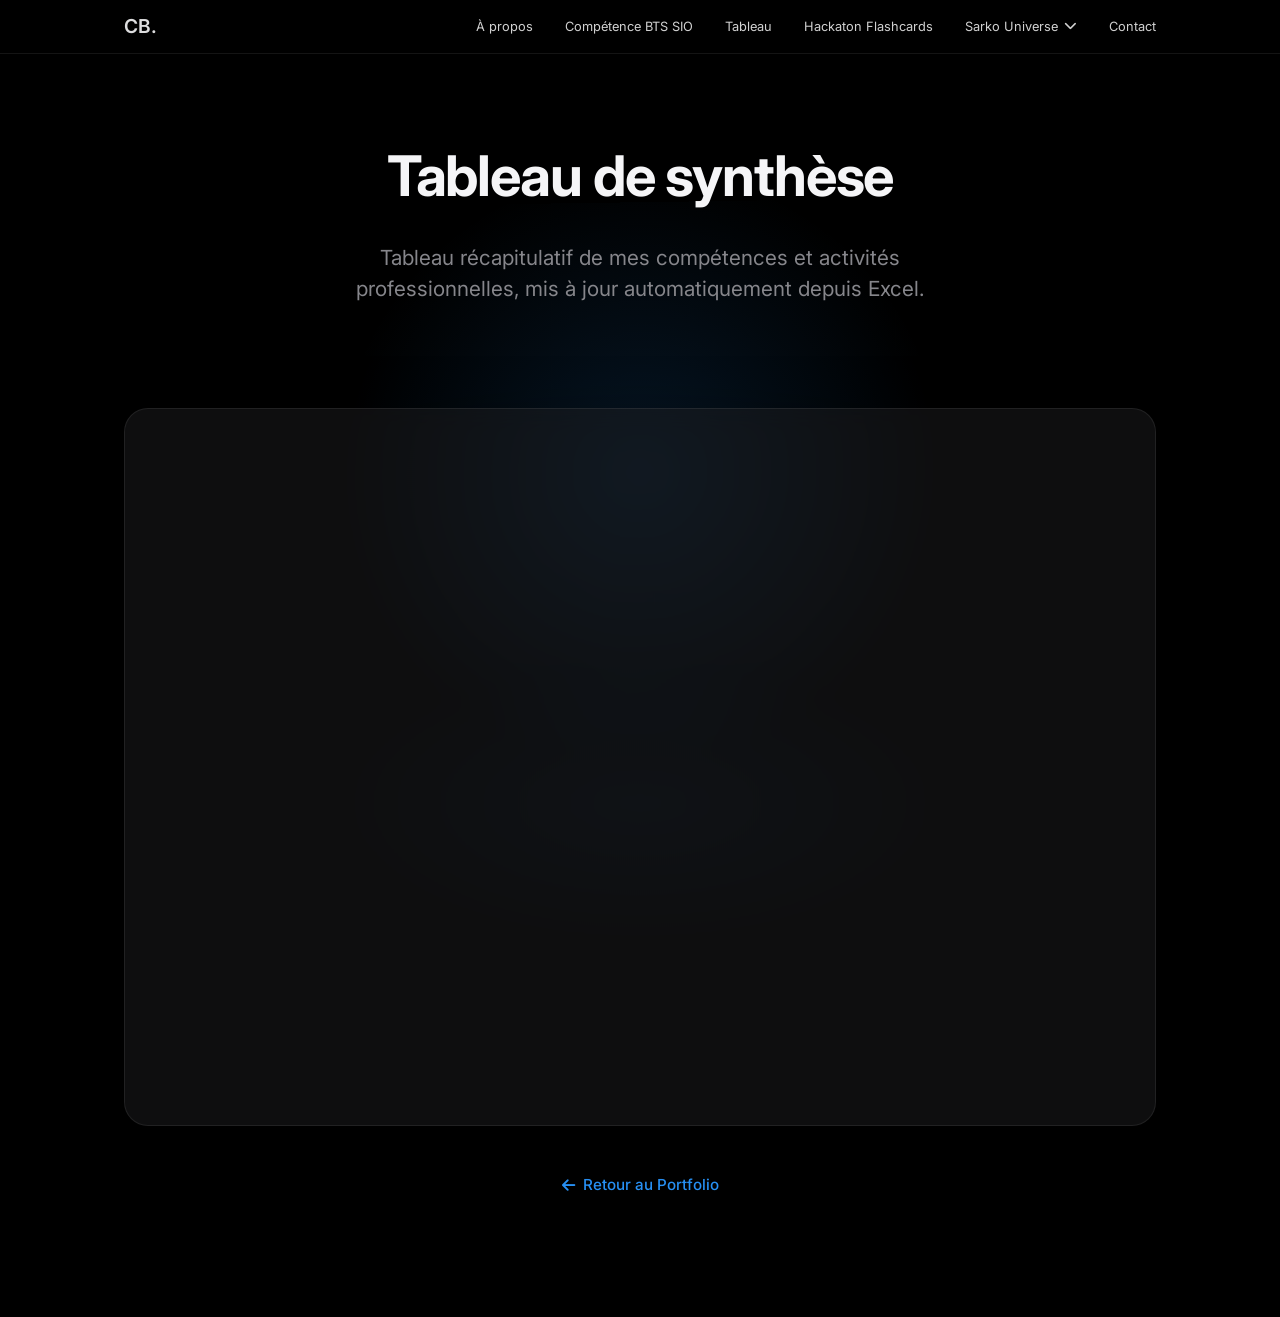
<file: tableau.html>
<!DOCTYPE html>
<html lang="fr">

<head>
    <meta charset="UTF-8">
    <meta name="viewport" content="width=device-width, initial-scale=1.0">
    <title>Tableau de synthèse — CLOT Baptiste</title>
    <meta name="description" content="Tableau de synthèse des compétences et activités — Portfolio de CLOT Baptiste.">
    <link rel="preconnect" href="https://fonts.googleapis.com">
    <link rel="preconnect" href="https://fonts.gstatic.com" crossorigin>
    <link href="https://fonts.googleapis.com/css2?family=Inter:wght@400;500;600;700;800&display=swap" rel="stylesheet">
    <link rel="stylesheet" href="assets/css/style.css">
    <link rel="stylesheet" href="assets/css/animation.css">
    <!-- FontAwesome pour les icônes -->
    <link rel="stylesheet" href="https://cdnjs.cloudflare.com/ajax/libs/font-awesome/6.4.0/css/all.min.css">
    <style>
        /* --- Tableau Page Specific Styles --- */
        .tableau-hero {
            padding-top: calc(var(--navbar-height) + 80px);
            padding-bottom: 40px;
            text-align: center;
        }

        .tableau-section {
            padding-top: 0;
            padding-bottom: 120px;
        }

        .tableau-container {
            background: rgba(28, 28, 30, 0.5);
            backdrop-filter: blur(12px);
            border: 1px solid rgba(255, 255, 255, 0.08);
            border-radius: var(--radius-l);
            padding: 8px;
            overflow: hidden;
            position: relative;
            box-shadow: 0 20px 60px rgba(0, 0, 0, 0.5);
            transition: var(--transition);
        }

        .tableau-container:hover {
            border-color: rgba(255, 255, 255, 0.15);
            box-shadow: 0 30px 80px rgba(0, 0, 0, 0.6);
        }

        .tableau-container iframe {
            width: 100%;
            min-height: 700px;
            border: none;
            border-radius: calc(var(--radius-l) - 4px);
            display: block;
        }

        /* Placeholder shown if iframe src is empty */
        .tableau-placeholder {
            display: flex;
            flex-direction: column;
            align-items: center;
            justify-content: center;
            min-height: 500px;
            color: var(--text-secondary);
            gap: 24px;
            padding: 60px 40px;
            text-align: center;
        }

        .tableau-placeholder i {
            font-size: 4rem;
            color: rgba(255, 255, 255, 0.12);
        }

        .tableau-placeholder h3 {
            font-size: 1.5rem;
            color: var(--text-primary);
            font-weight: 600;
        }

        .tableau-placeholder p {
            max-width: 500px;
            line-height: 1.7;
            font-size: 1rem;
        }

        .tableau-placeholder code {
            background: rgba(255, 255, 255, 0.08);
            padding: 4px 12px;
            border-radius: 8px;
            font-size: 0.85rem;
            color: var(--accent-color);
        }

        /* Glow accent behind the tableau */
        .tableau-glow {
            position: absolute;
            width: 60%;
            height: 300px;
            top: 50%;
            left: 50%;
            transform: translate(-50%, -50%);
            background: radial-gradient(ellipse, rgba(41, 151, 255, 0.06) 0%, transparent 70%);
            pointer-events: none;
            z-index: 0;
        }

        .tableau-section .container {
            position: relative;
        }

        /* Back link */
        .back-to-top {
            display: inline-flex;
            align-items: center;
            gap: 8px;
            color: var(--accent-color);
            font-weight: 500;
            font-size: 0.95rem;
            margin-top: 48px;
            transition: var(--transition);
        }

        .back-to-top:hover {
            color: var(--accent-hover);
            transform: translateX(-4px);
        }

        /* Responsive */
        @media (max-width: 768px) {
            .tableau-hero {
                padding-top: calc(var(--navbar-height) + 40px);
                padding-bottom: 20px;
            }

            .tableau-container iframe {
                min-height: 450px;
            }

            .tableau-container {
                padding: 4px;
                border-radius: var(--radius-m);
            }

            .tableau-container iframe {
                border-radius: calc(var(--radius-m) - 2px);
            }
        }
    </style>
</head>

<body>
    <!-- Header (chargé dynamiquement) -->
    <div id="header-placeholder"></div>
    <script src="/includes/include.js"></script>

    <!-- Hero -->
    <section class="tableau-hero">
        <div class="container">
            <h1 class="section-title">Tableau de synthèse</h1>
            <p class="section-subtitle">
                Tableau récapitulatif de mes compétences et activités professionnelles,
                mis à jour automatiquement depuis Excel.
            </p>
        </div>
    </section>

    <!-- Tableau Section -->
    <section class="tableau-section section">
        <div class="container">
            <div class="tableau-glow"></div>

            <div class="tableau-container" id="tableauContainer">
                <iframe width="402" height="346" frameborder="0" scrolling="no"
                    src="https://efrei365net-my.sharepoint.com/personal/baptiste_clot_efrei_net/_layouts/15/Doc.aspx?sourcedoc={196bba64-8fd4-4d59-810b-e73acfbaf59f}&action=embedview&wdAllowInteractivity=False&wdHideGridlines=True&wdHideHeaders=True&wdDownloadButton=True&wdInConfigurator=True&wdInConfigurator=True&edaebf=rslc0"></iframe>

            </div>

            <!-- Back to portfolio -->
            <div style="text-align: center;">
                <a href="index.html" class="back-to-top">
                    <i class="fa-solid fa-arrow-left"></i> Retour au Portfolio
                </a>
            </div>

        </div>
    </section>

    <!-- Footer (chargé dynamiquement) -->
    <div id="footer-placeholder"></div>

    <!-- Ambient Light Background -->
    <div class="ambient-light"></div>

    <script src="assets/js/script.js"></script>
</body>

</html>
</file>
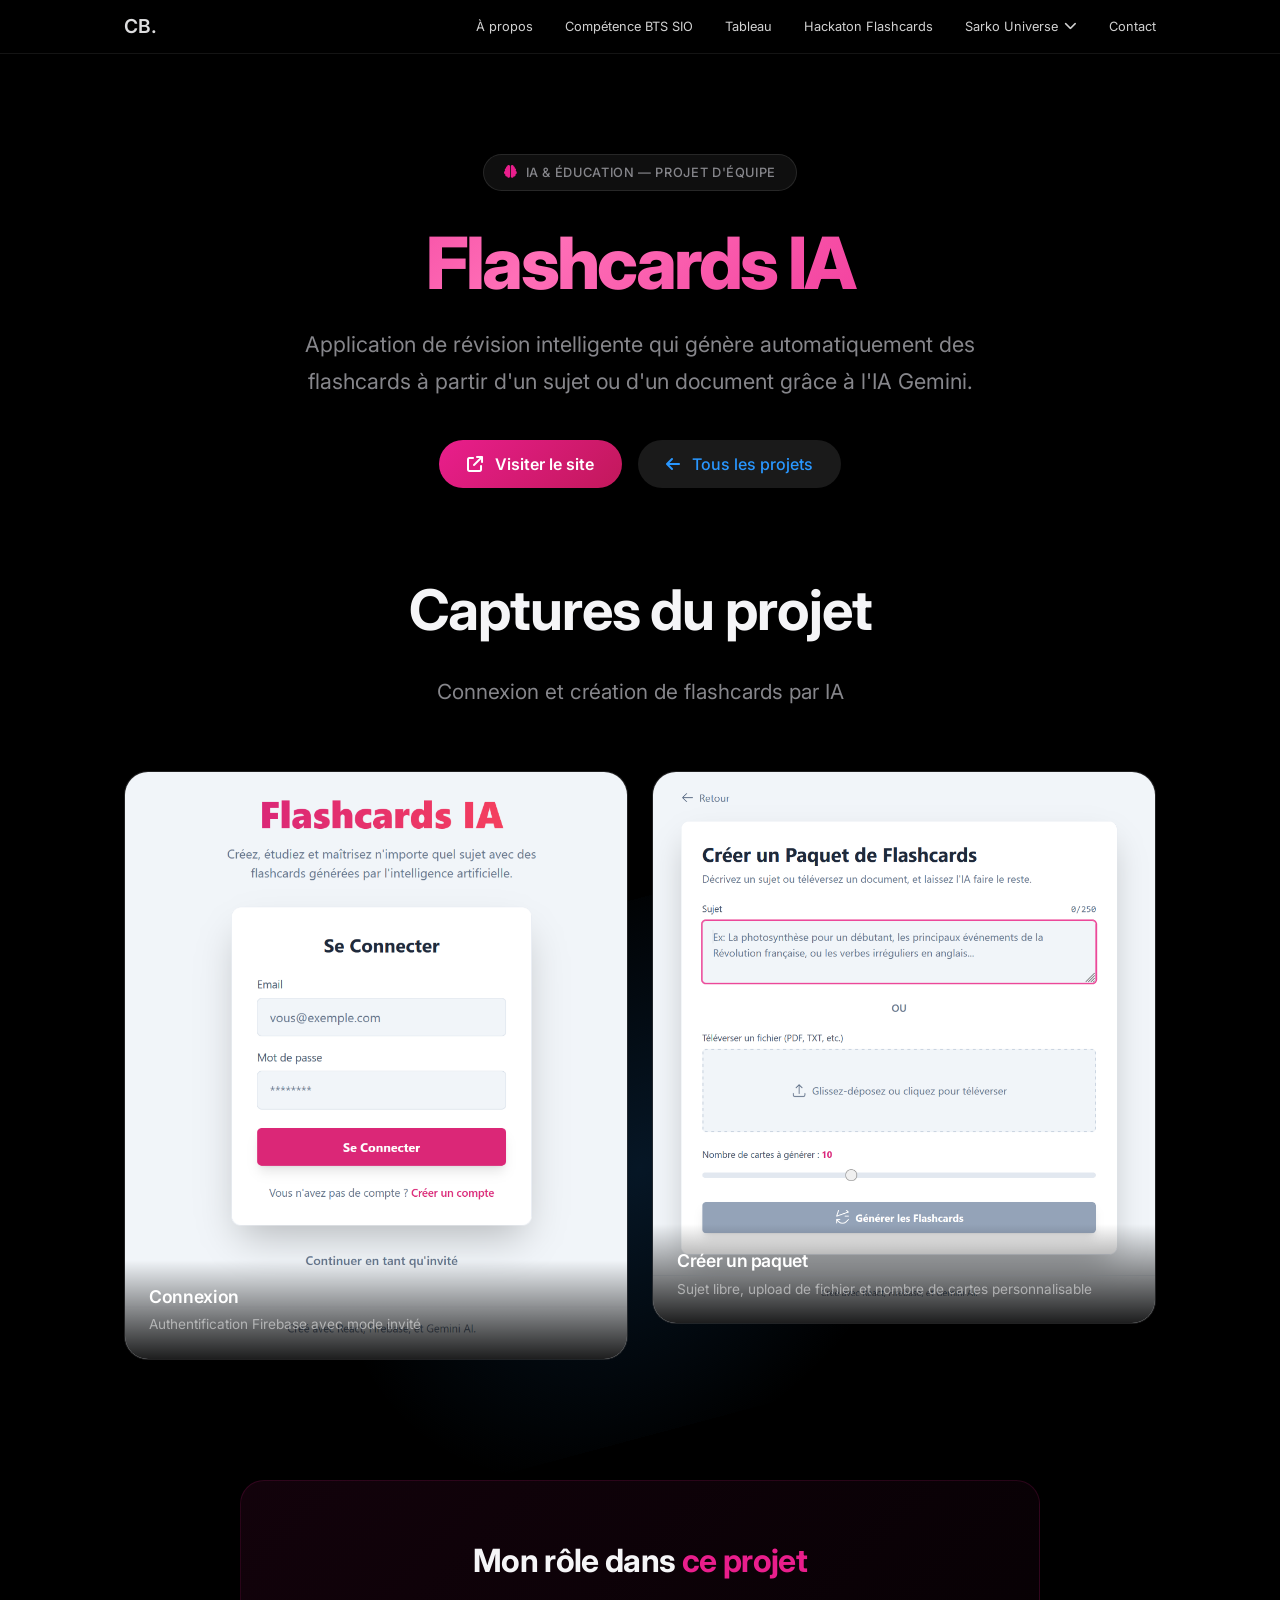
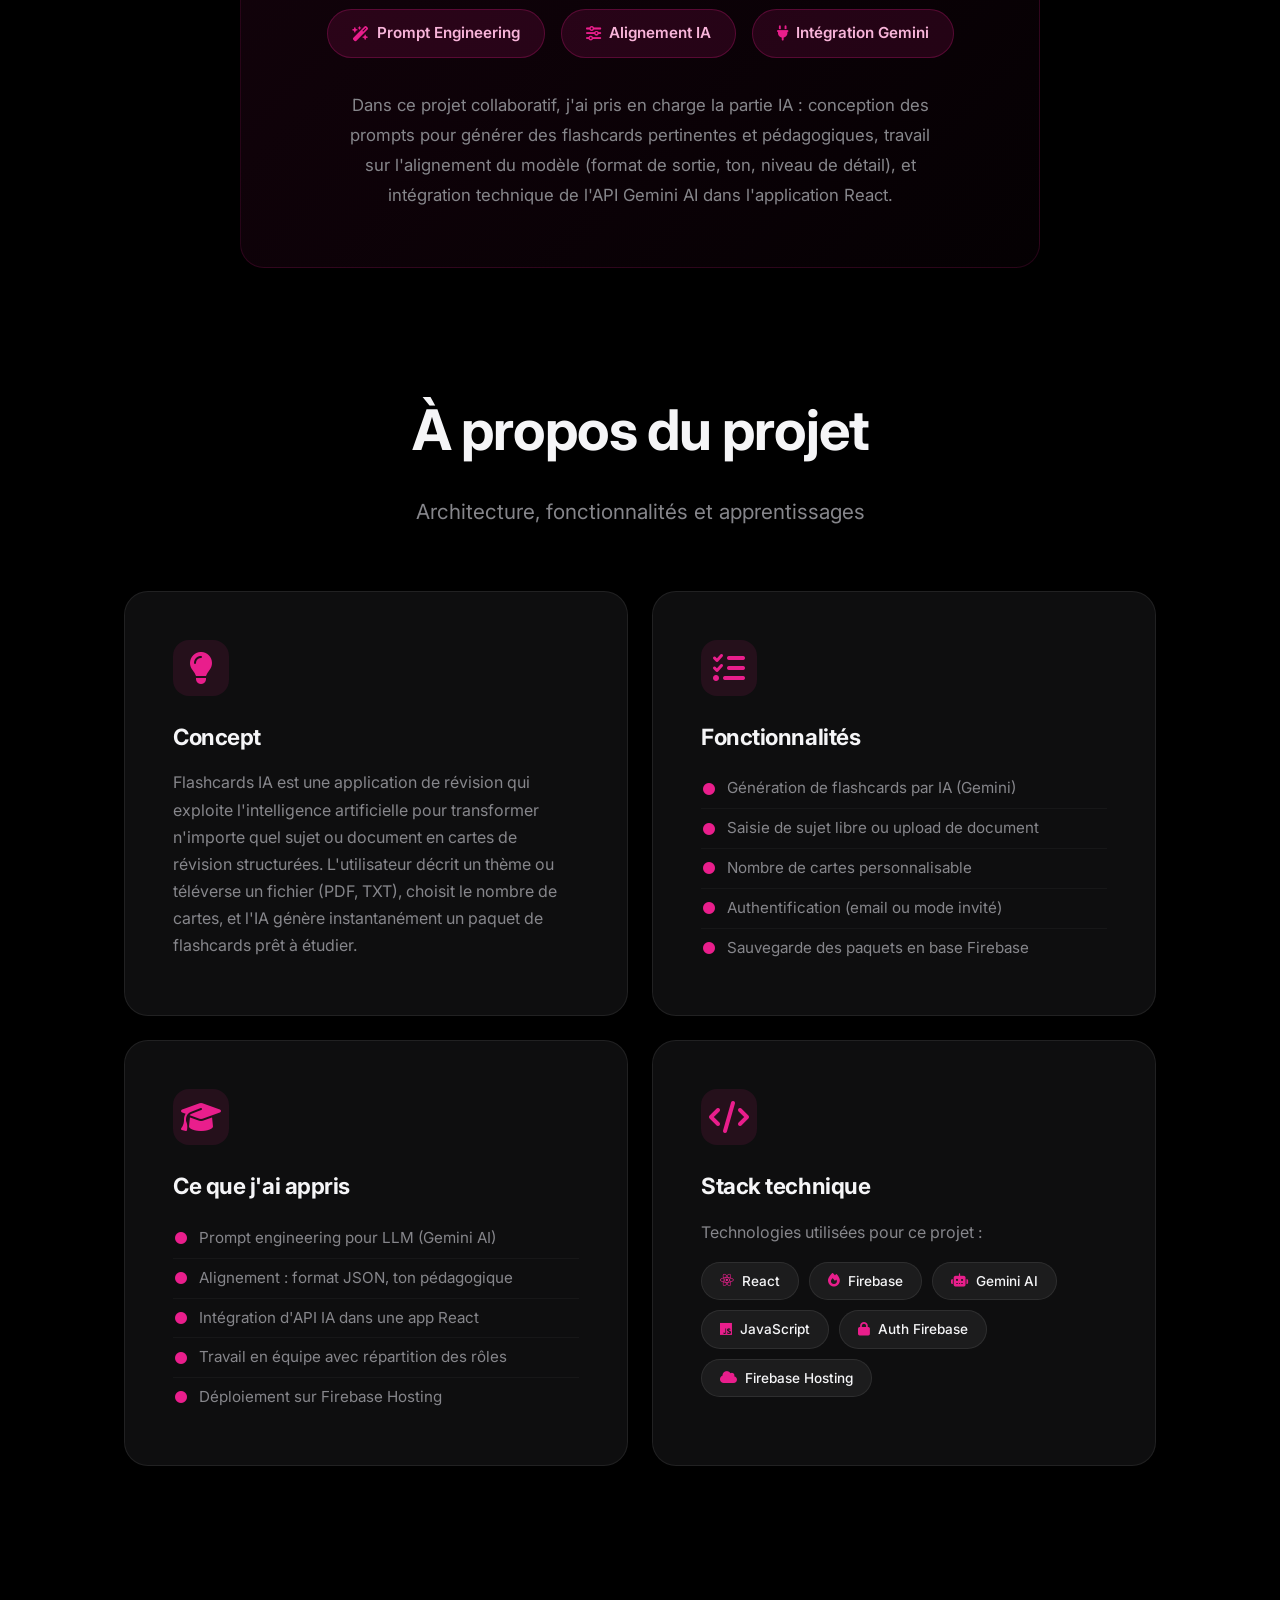
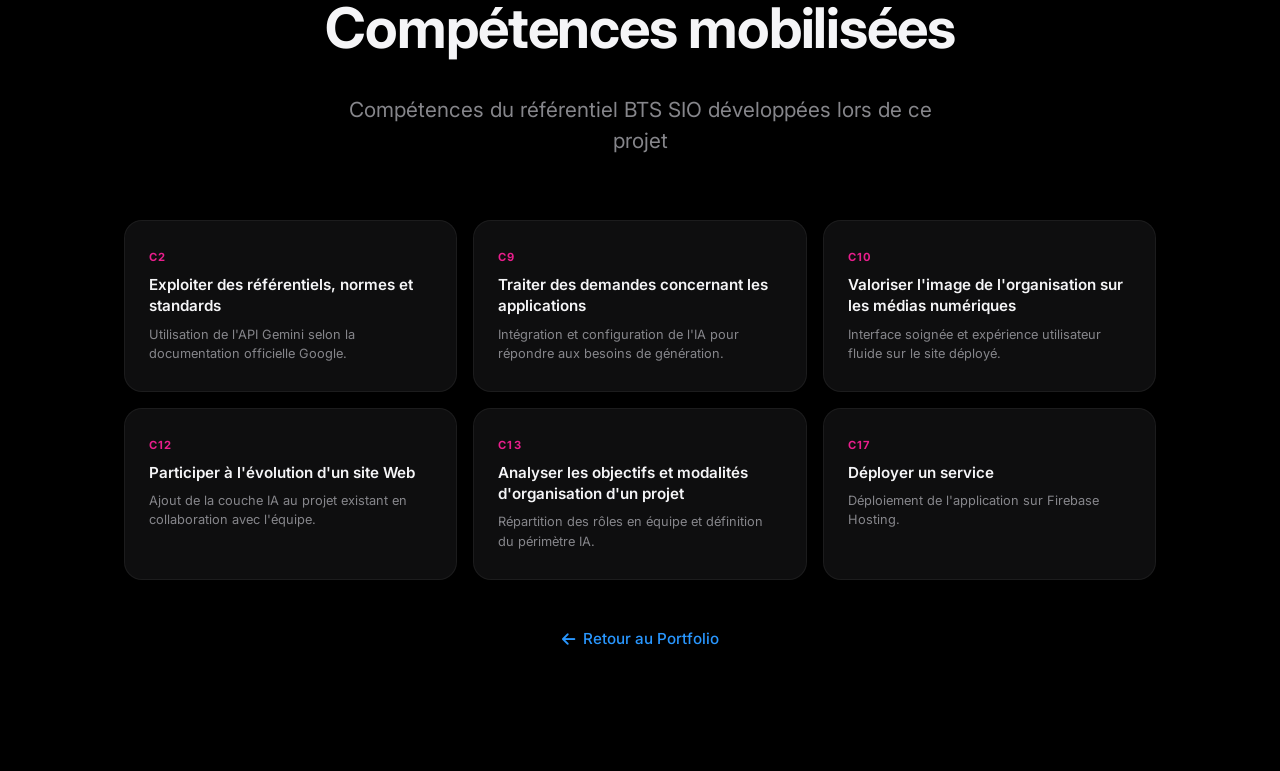
<file: Site/flashmind.html>
﻿<!DOCTYPE html>
<html lang="fr">

<head>
    <meta charset="UTF-8">
    <meta name="viewport" content="width=device-width, initial-scale=1.0">
    <title>Flashcards IA — CLOT Baptiste</title>
    <meta name="description"
        content="Flashcards IA — Application de révision avec génération automatique de flashcards par intelligence artificielle (Gemini AI).">
    <link rel="preconnect" href="https://fonts.googleapis.com">
    <link rel="preconnect" href="https://fonts.gstatic.com" crossorigin>
    <link href="https://fonts.googleapis.com/css2?family=Inter:wght@400;500;600;700;800&display=swap" rel="stylesheet">
    <link rel="stylesheet" href="../assets/css/style.css">
    <link rel="stylesheet" href="../assets/css/animation.css">
    <link rel="stylesheet" href="https://cdnjs.cloudflare.com/ajax/libs/font-awesome/6.4.0/css/all.min.css">
    <style>
        :root {
            --accent-fc: #e91e8c;
            --accent-fc-dim: rgba(233, 30, 140, 0.1);
            --accent-fc-hover: #ff4da6;
            --accent-fc-light: #f8b4d9;
        }

        .project-hero {
            padding-top: calc(var(--navbar-height) + 100px);
            padding-bottom: 80px;
            text-align: center;
        }

        .project-hero .badge {
            display: inline-flex;
            align-items: center;
            gap: 8px;
            background: rgba(255, 255, 255, 0.06);
            border: 1px solid rgba(255, 255, 255, 0.1);
            padding: 8px 20px;
            border-radius: 980px;
            font-size: 0.8rem;
            color: var(--text-secondary);
            letter-spacing: 0.05em;
            text-transform: uppercase;
            font-weight: 500;
            margin-bottom: 32px;
        }

        .project-hero .badge i {
            color: var(--accent-fc);
        }

        .project-hero h1 {
            font-size: 4.5rem;
            font-weight: 800;
            letter-spacing: -0.04em;
            background: linear-gradient(135deg, #e91e8c 0%, #ff6fb7 40%, #e91e8c 100%);
            background-clip: text;
            -webkit-background-clip: text;
            -webkit-text-fill-color: transparent;
            margin-bottom: 24px;
            line-height: 1.1;
        }

        .project-hero .hero-desc {
            font-size: 1.35rem;
            color: var(--text-secondary);
            max-width: 680px;
            margin: 0 auto 40px auto;
            line-height: 1.7;
        }

        .project-hero .hero-cta {
            display: flex;
            gap: 16px;
            justify-content: center;
            flex-wrap: wrap;
        }

        .btn-fc {
            background: linear-gradient(135deg, #e91e8c, #c2185b);
            color: #fff;
            font-weight: 600;
            border: none;
        }

        .btn-fc:hover {
            background: linear-gradient(135deg, #ff4da6, #e91e8c);
            transform: scale(1.03);
        }

        /* Showcase */
        .showcase-section {
            padding-top: 0;
            padding-bottom: 120px;
        }

        .showcase-grid {
            display: grid;
            grid-template-columns: 1fr 1fr;
            gap: 24px;
            align-items: start;
        }

        .showcase-card {
            position: relative;
            border-radius: var(--radius-l);
            overflow: hidden;
            background: rgba(28, 28, 30, 0.5);
            backdrop-filter: blur(12px);
            border: 1px solid rgba(255, 255, 255, 0.08);
            transition: var(--transition);
        }

        .showcase-card:hover {
            border-color: rgba(233, 30, 140, 0.25);
            transform: translateY(-4px);
            box-shadow: 0 30px 60px rgba(0, 0, 0, 0.5);
        }

        .showcase-card img {
            width: 100%;
            height: auto;
            display: block;
        }

        .showcase-card .card-label {
            position: absolute;
            bottom: 0;
            left: 0;
            right: 0;
            padding: 24px;
            background: linear-gradient(transparent, rgba(0, 0, 0, 0.88));
        }

        .showcase-card .card-label h3 {
            font-size: 1.1rem;
            color: #fff;
            font-weight: 600;
            margin-bottom: 4px;
        }

        .showcase-card .card-label p {
            font-size: 0.85rem;
            color: rgba(255, 255, 255, 0.5);
        }

        /* My Role highlight */
        .role-section {
            padding-top: 0;
            padding-bottom: 120px;
        }

        .role-card {
            background: linear-gradient(135deg, rgba(233, 30, 140, 0.08), rgba(233, 30, 140, 0.02));
            border: 1px solid rgba(233, 30, 140, 0.15);
            border-radius: var(--radius-l);
            padding: 56px;
            text-align: center;
            max-width: 800px;
            margin: 0 auto;
        }

        .role-card h2 {
            font-size: 2rem;
            margin-bottom: 24px;
            color: var(--text-primary);
        }

        .role-card h2 span {
            color: var(--accent-fc);
        }

        .role-pills {
            display: flex;
            justify-content: center;
            gap: 16px;
            flex-wrap: wrap;
            margin-bottom: 32px;
        }

        .role-pill {
            background: rgba(233, 30, 140, 0.12);
            border: 1px solid rgba(233, 30, 140, 0.25);
            color: var(--accent-fc-light);
            padding: 12px 24px;
            border-radius: 980px;
            font-size: 0.95rem;
            font-weight: 600;
            display: inline-flex;
            align-items: center;
            gap: 8px;
        }

        .role-pill i {
            color: var(--accent-fc);
        }

        .role-card p {
            color: var(--text-secondary);
            line-height: 1.8;
            font-size: 1.05rem;
            max-width: 600px;
            margin: 0 auto;
        }

        /* Info */
        .info-section {
            padding-top: 0;
            padding-bottom: 120px;
        }

        .info-grid {
            display: grid;
            grid-template-columns: 1fr 1fr;
            gap: 24px;
        }

        .info-card {
            background: rgba(28, 28, 30, 0.5);
            backdrop-filter: blur(12px);
            border: 1px solid rgba(255, 255, 255, 0.08);
            border-radius: var(--radius-l);
            padding: 48px;
            transition: var(--transition);
        }

        .info-card:hover {
            background: rgba(44, 44, 46, 0.5);
            transform: scale(1.01);
        }

        .info-card .info-icon {
            font-size: 2rem;
            margin-bottom: 24px;
            display: inline-flex;
            align-items: center;
            justify-content: center;
            width: 56px;
            height: 56px;
            border-radius: 16px;
            background: var(--accent-fc-dim);
            color: var(--accent-fc);
        }

        .info-card h3 {
            font-size: 1.4rem;
            margin-bottom: 16px;
            color: var(--text-primary);
        }

        .info-card p {
            color: var(--text-secondary);
            line-height: 1.7;
            font-size: 1rem;
        }

        .info-card ul {
            color: var(--text-secondary);
            margin-top: 12px;
        }

        .info-card ul li {
            padding: 8px 0;
            border-bottom: 1px solid rgba(255, 255, 255, 0.04);
            font-size: 0.95rem;
            display: flex;
            align-items: center;
            gap: 10px;
        }

        .info-card ul li:last-child {
            border-bottom: none;
        }

        .info-card ul li i {
            color: var(--accent-fc);
            font-size: 0.75rem;
            width: 16px;
            text-align: center;
        }

        .tech-stack {
            display: flex;
            flex-wrap: wrap;
            gap: 10px;
            margin-top: 16px;
        }

        .tech-badge {
            background: rgba(255, 255, 255, 0.06);
            border: 1px solid rgba(255, 255, 255, 0.08);
            color: var(--text-primary);
            padding: 8px 18px;
            border-radius: 980px;
            font-size: 0.85rem;
            font-weight: 500;
            display: inline-flex;
            align-items: center;
            gap: 8px;
            transition: var(--transition);
        }

        .tech-badge:hover {
            background: rgba(255, 255, 255, 0.1);
            border-color: rgba(233, 30, 140, 0.3);
        }

        .tech-badge i {
            color: var(--accent-fc);
        }

        /* Competences */
        .competences-section {
            padding-top: 0;
            padding-bottom: 120px;
        }

        .competences-list {
            display: grid;
            grid-template-columns: repeat(3, 1fr);
            gap: 16px;
        }

        .comp-item {
            background: rgba(28, 28, 30, 0.5);
            backdrop-filter: blur(12px);
            border: 1px solid rgba(255, 255, 255, 0.06);
            border-radius: var(--radius-m);
            padding: 28px 24px;
            transition: var(--transition);
        }

        .comp-item:hover {
            background: rgba(44, 44, 46, 0.5);
            border-color: rgba(233, 30, 140, 0.2);
            transform: translateY(-2px);
        }

        .comp-item .comp-id {
            font-size: 0.7rem;
            font-weight: 700;
            color: var(--accent-fc);
            letter-spacing: 0.1em;
            text-transform: uppercase;
            margin-bottom: 8px;
        }

        .comp-item h4 {
            font-size: 0.95rem;
            color: var(--text-primary);
            font-weight: 600;
            line-height: 1.4;
        }

        .comp-item .comp-desc {
            font-size: 0.8rem;
            color: var(--text-secondary);
            margin-top: 8px;
            line-height: 1.5;
        }

        .back-link {
            display: inline-flex;
            align-items: center;
            gap: 8px;
            color: var(--accent-color);
            font-weight: 500;
            font-size: 0.95rem;
            margin-top: 48px;
            transition: var(--transition);
        }

        .back-link:hover {
            color: var(--accent-hover);
            transform: translateX(-4px);
        }

        @media (max-width: 900px) {
            .showcase-grid {
                grid-template-columns: 1fr;
            }

            .info-grid {
                grid-template-columns: 1fr;
            }

            .competences-list {
                grid-template-columns: 1fr 1fr;
            }

            .project-hero h1 {
                font-size: 3rem;
            }

            .role-card {
                padding: 40px 24px;
            }
        }

        @media (max-width: 600px) {
            .competences-list {
                grid-template-columns: 1fr;
            }

            .project-hero h1 {
                font-size: 2.2rem;
            }

            .project-hero .hero-desc {
                font-size: 1.1rem;
            }

            .info-card {
                padding: 32px 24px;
            }
        }
    </style>
</head>

<body>
    <!-- Header (chargé dynamiquement) -->
    <div id="header-placeholder"></div>
    <script src="/includes/include.js"></script>

    <!-- Hero -->
    <section class="project-hero">
        <div class="container">
            <div class="badge"><i class="fa-solid fa-brain"></i> IA & Éducation — Projet d'équipe</div>
            <h1>Flashcards IA</h1>
            <p class="hero-desc">
                Application de révision intelligente qui génère automatiquement des flashcards
                à partir d'un sujet ou d'un document grâce à l'IA Gemini.
            </p>
            <div class="hero-cta">
                <a href="https://site-flash-card-b59c4.web.app/" target="_blank" class="btn btn-fc">
                    <i class="fa-solid fa-arrow-up-right-from-square" style="margin-right: 8px;"></i> Visiter le site
                </a>
                <a href="../index.html#projects" class="btn btn-secondary">
                    <i class="fa-solid fa-arrow-left" style="margin-right: 8px;"></i> Tous les projets
                </a>
            </div>
        </div>
    </section>

    <!-- Showcase -->
    <section class="showcase-section section">
        <div class="container">
            <h2 class="section-title">Captures du projet</h2>
            <p class="section-subtitle">Connexion et création de flashcards par IA</p>

            <div class="showcase-grid">
                <div class="showcase-card">
                    <img src="../assets/images/flashcards/login.png"
                        alt="Page de connexion Flashcards IA — Authentification sécurisée">
                    <div class="card-label">
                        <h3>Connexion</h3>
                        <p>Authentification Firebase avec mode invité</p>
                    </div>
                </div>
                <div class="showcase-card">
                    <img src="../assets/images/flashcards/create.png"
                        alt="Création de flashcards — Saisie du sujet et génération IA">
                    <div class="card-label">
                        <h3>Créer un paquet</h3>
                        <p>Sujet libre, upload de fichier et nombre de cartes personnalisable</p>
                    </div>
                </div>
            </div>
        </div>
    </section>

    <!-- My Role — Highlight Section -->
    <section class="role-section section">
        <div class="container">
            <div class="role-card">
                <h2>Mon rôle dans <span>ce projet</span></h2>
                <div class="role-pills">
                    <span class="role-pill"><i class="fa-solid fa-wand-magic-sparkles"></i> Prompt Engineering</span>
                    <span class="role-pill"><i class="fa-solid fa-sliders"></i> Alignement IA</span>
                    <span class="role-pill"><i class="fa-solid fa-plug"></i> Intégration Gemini</span>
                </div>
                <p>
                    Dans ce projet collaboratif, j'ai pris en charge la partie IA :
                    conception des prompts pour générer des flashcards pertinentes et pédagogiques,
                    travail sur l'alignement du modèle (format de sortie, ton, niveau de détail),
                    et intégration technique de l'API Gemini AI dans l'application React.
                </p>
            </div>
        </div>
    </section>

    <!-- Project Info -->
    <section class="info-section section">
        <div class="container">
            <h2 class="section-title">À propos du projet</h2>
            <p class="section-subtitle">Architecture, fonctionnalités et apprentissages</p>

            <div class="info-grid">
                <div class="info-card">
                    <div class="info-icon"><i class="fa-solid fa-lightbulb"></i></div>
                    <h3>Concept</h3>
                    <p>
                        Flashcards IA est une application de révision qui exploite l'intelligence artificielle
                        pour transformer n'importe quel sujet ou document en cartes de révision structurées.
                        L'utilisateur décrit un thème ou téléverse un fichier (PDF, TXT), choisit le nombre
                        de cartes, et l'IA génère instantanément un paquet de flashcards prêt à étudier.
                    </p>
                </div>

                <div class="info-card">
                    <div class="info-icon"><i class="fa-solid fa-list-check"></i></div>
                    <h3>Fonctionnalités</h3>
                    <ul>
                        <li><i class="fa-solid fa-circle"></i> Génération de flashcards par IA (Gemini)</li>
                        <li><i class="fa-solid fa-circle"></i> Saisie de sujet libre ou upload de document</li>
                        <li><i class="fa-solid fa-circle"></i> Nombre de cartes personnalisable</li>
                        <li><i class="fa-solid fa-circle"></i> Authentification (email ou mode invité)</li>
                        <li><i class="fa-solid fa-circle"></i> Sauvegarde des paquets en base Firebase</li>
                    </ul>
                </div>

                <div class="info-card">
                    <div class="info-icon"><i class="fa-solid fa-graduation-cap"></i></div>
                    <h3>Ce que j'ai appris</h3>
                    <ul>
                        <li><i class="fa-solid fa-circle"></i> Prompt engineering pour LLM (Gemini AI)</li>
                        <li><i class="fa-solid fa-circle"></i> Alignement : format JSON, ton pédagogique</li>
                        <li><i class="fa-solid fa-circle"></i> Intégration d'API IA dans une app React</li>
                        <li><i class="fa-solid fa-circle"></i> Travail en équipe avec répartition des rôles</li>
                        <li><i class="fa-solid fa-circle"></i> Déploiement sur Firebase Hosting</li>
                    </ul>
                </div>

                <div class="info-card">
                    <div class="info-icon"><i class="fa-solid fa-code"></i></div>
                    <h3>Stack technique</h3>
                    <p>Technologies utilisées pour ce projet :</p>
                    <div class="tech-stack">
                        <span class="tech-badge"><i class="fa-brands fa-react"></i> React</span>
                        <span class="tech-badge"><i class="fa-solid fa-fire"></i> Firebase</span>
                        <span class="tech-badge"><i class="fa-solid fa-robot"></i> Gemini AI</span>
                        <span class="tech-badge"><i class="fa-brands fa-js"></i> JavaScript</span>
                        <span class="tech-badge"><i class="fa-solid fa-lock"></i> Auth Firebase</span>
                        <span class="tech-badge"><i class="fa-solid fa-cloud"></i> Firebase Hosting</span>
                    </div>
                </div>
            </div>
        </div>
    </section>

    <!-- Competences -->
    <section class="competences-section section">
        <div class="container">
            <h2 class="section-title">Compétences mobilisées</h2>
            <p class="section-subtitle">Compétences du référentiel BTS SIO développées lors de ce projet</p>

            <div class="competences-list">
                <div class="comp-item">
                    <div class="comp-id">C2</div>
                    <h4>Exploiter des référentiels, normes et standards</h4>
                    <p class="comp-desc">Utilisation de l'API Gemini selon la documentation officielle Google.</p>
                </div>
                <div class="comp-item">
                    <div class="comp-id">C9</div>
                    <h4>Traiter des demandes concernant les applications</h4>
                    <p class="comp-desc">Intégration et configuration de l'IA pour répondre aux besoins de génération.</p>
                </div>
                <div class="comp-item">
                    <div class="comp-id">C10</div>
                    <h4>Valoriser l'image de l'organisation sur les médias numériques</h4>
                    <p class="comp-desc">Interface soignée et expérience utilisateur fluide sur le site déployé.</p>
                </div>
                <div class="comp-item">
                    <div class="comp-id">C12</div>
                    <h4>Participer à l'évolution d'un site Web</h4>
                    <p class="comp-desc">Ajout de la couche IA au projet existant en collaboration avec l'équipe.</p>
                </div>
                <div class="comp-item">
                    <div class="comp-id">C13</div>
                    <h4>Analyser les objectifs et modalités d'organisation d'un projet</h4>
                    <p class="comp-desc">Répartition des rôles en équipe et définition du périmètre IA.</p>
                </div>
                <div class="comp-item">
                    <div class="comp-id">C17</div>
                    <h4>Déployer un service</h4>
                    <p class="comp-desc">Déploiement de l'application sur Firebase Hosting.</p>
                </div>
            </div>

            <div style="text-align: center;">
                <a href="../index.html" class="back-link">
                    <i class="fa-solid fa-arrow-left"></i> Retour au Portfolio
                </a>
            </div>
        </div>
    </section>

    <!-- Footer (chargé dynamiquement) -->
    <div id="footer-placeholder"></div>

    <div class="ambient-light"></div>
    <script src="../assets/js/script.js"></script>
</body>

</html>
</file>
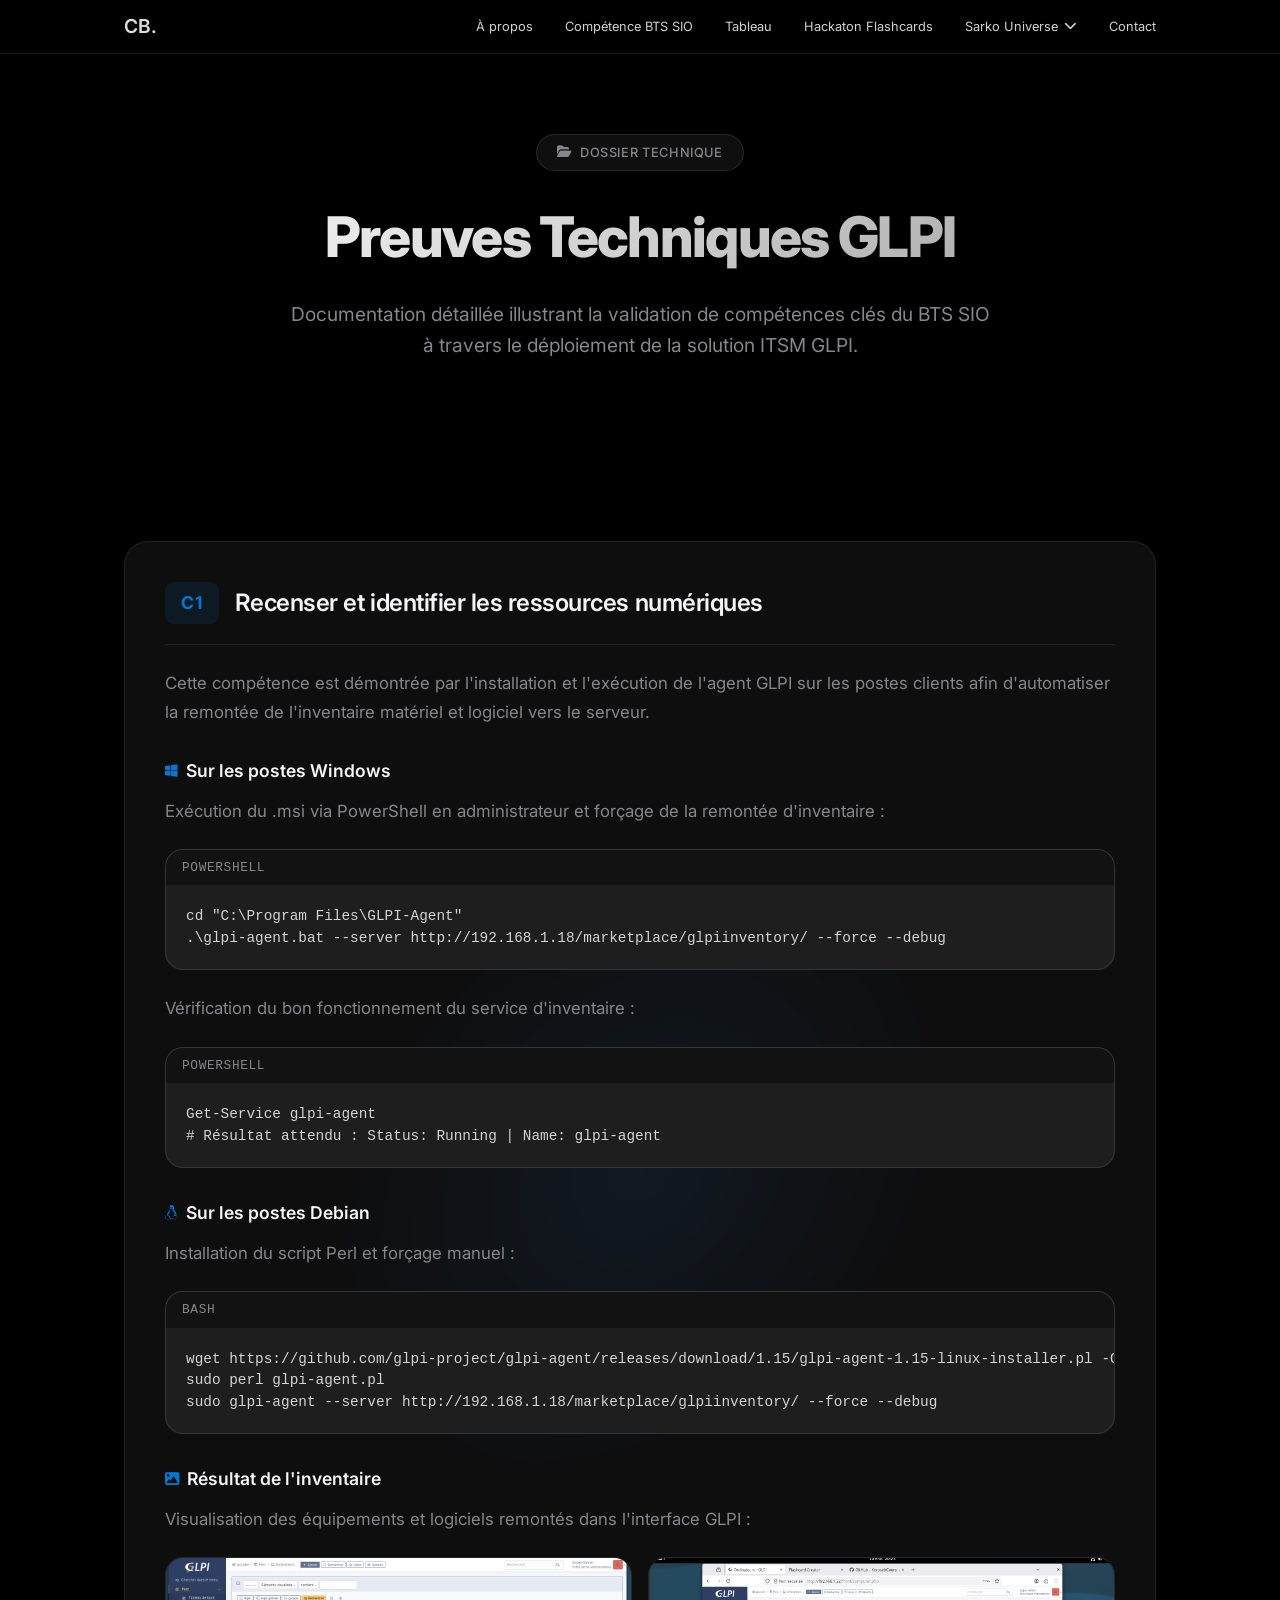
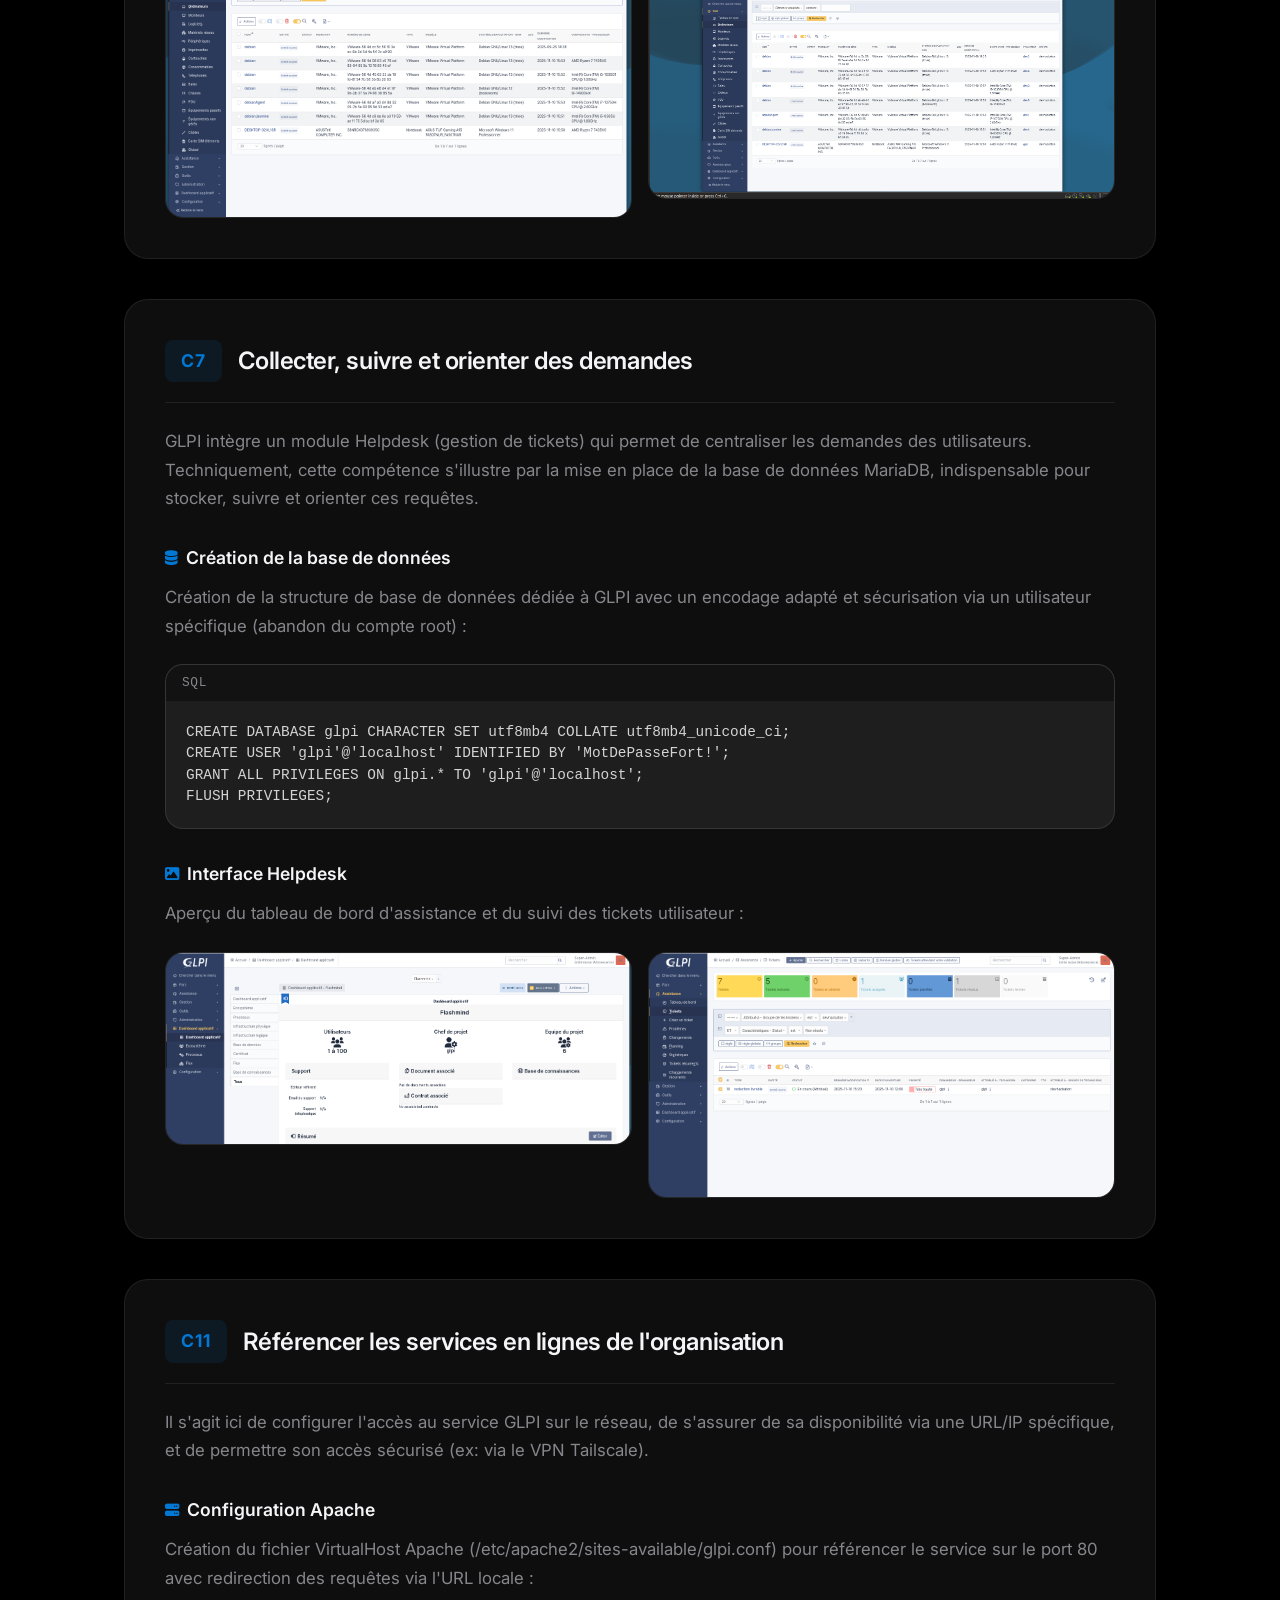
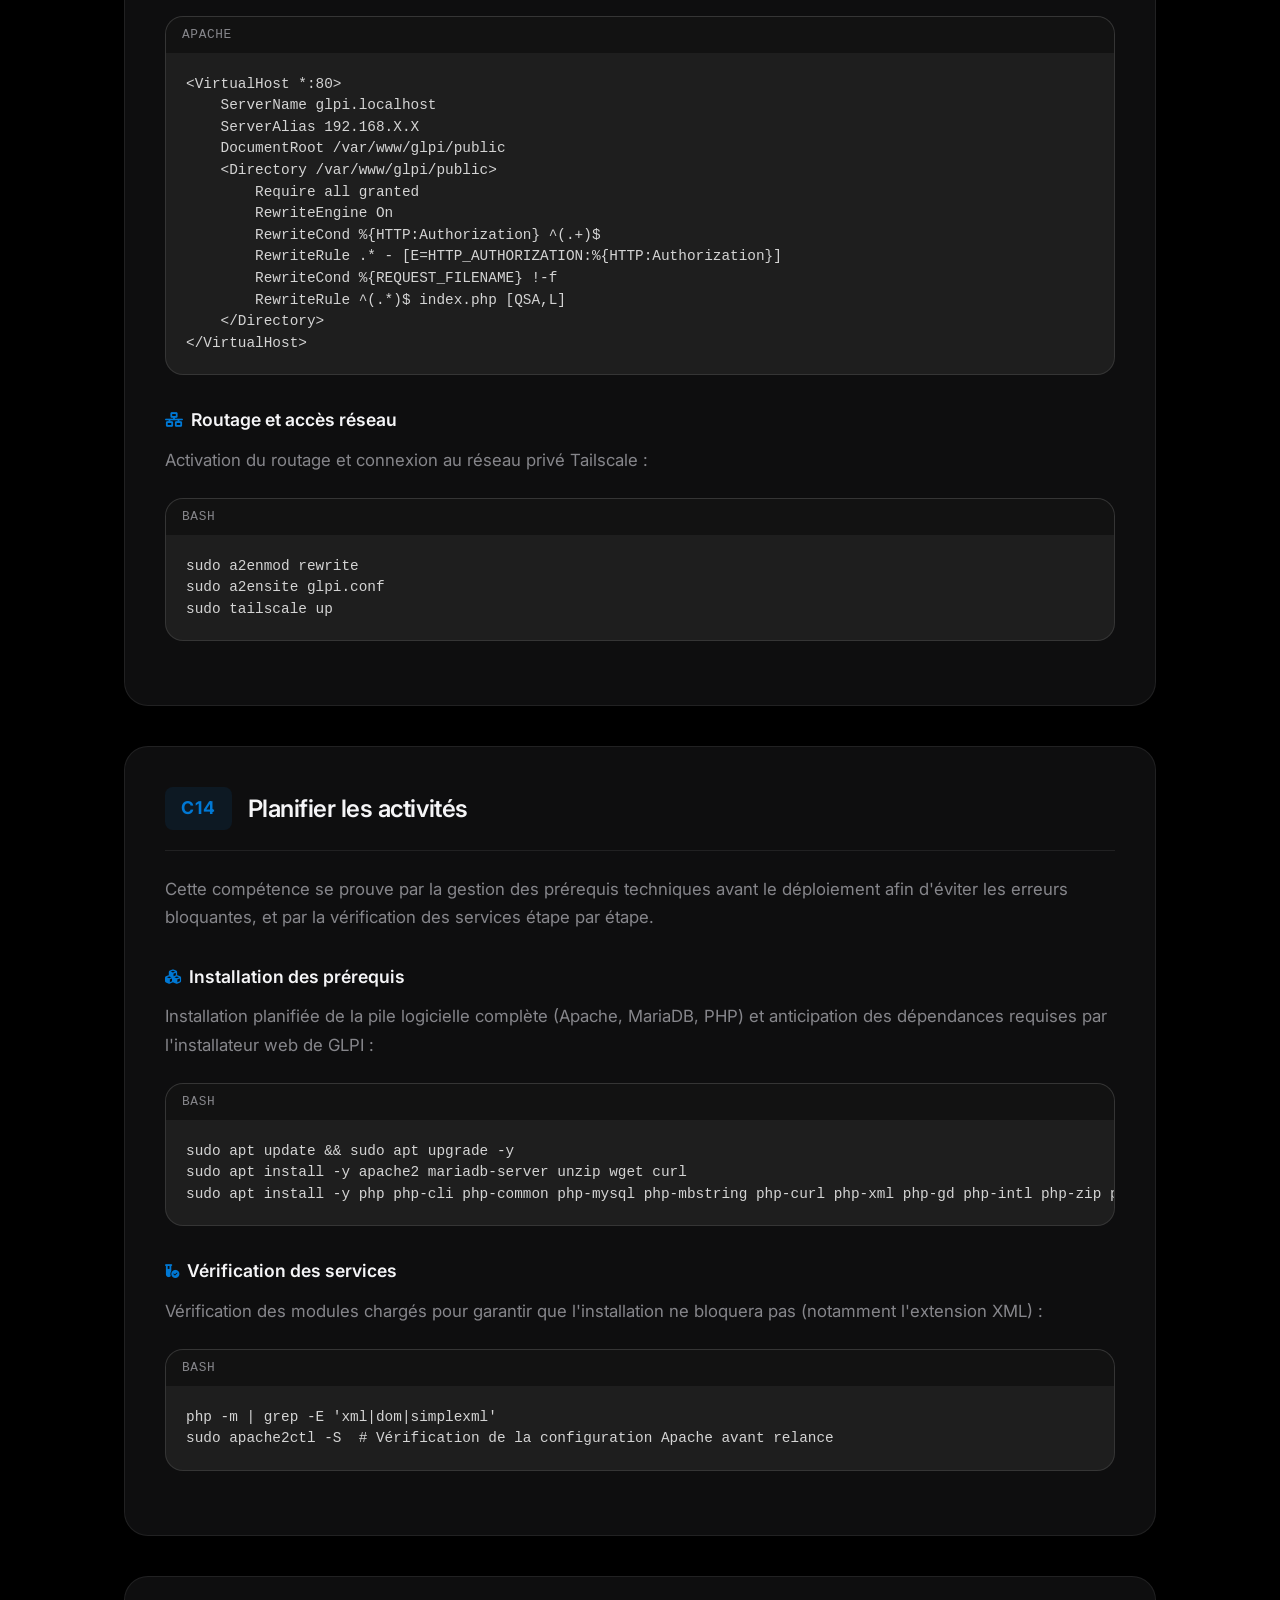
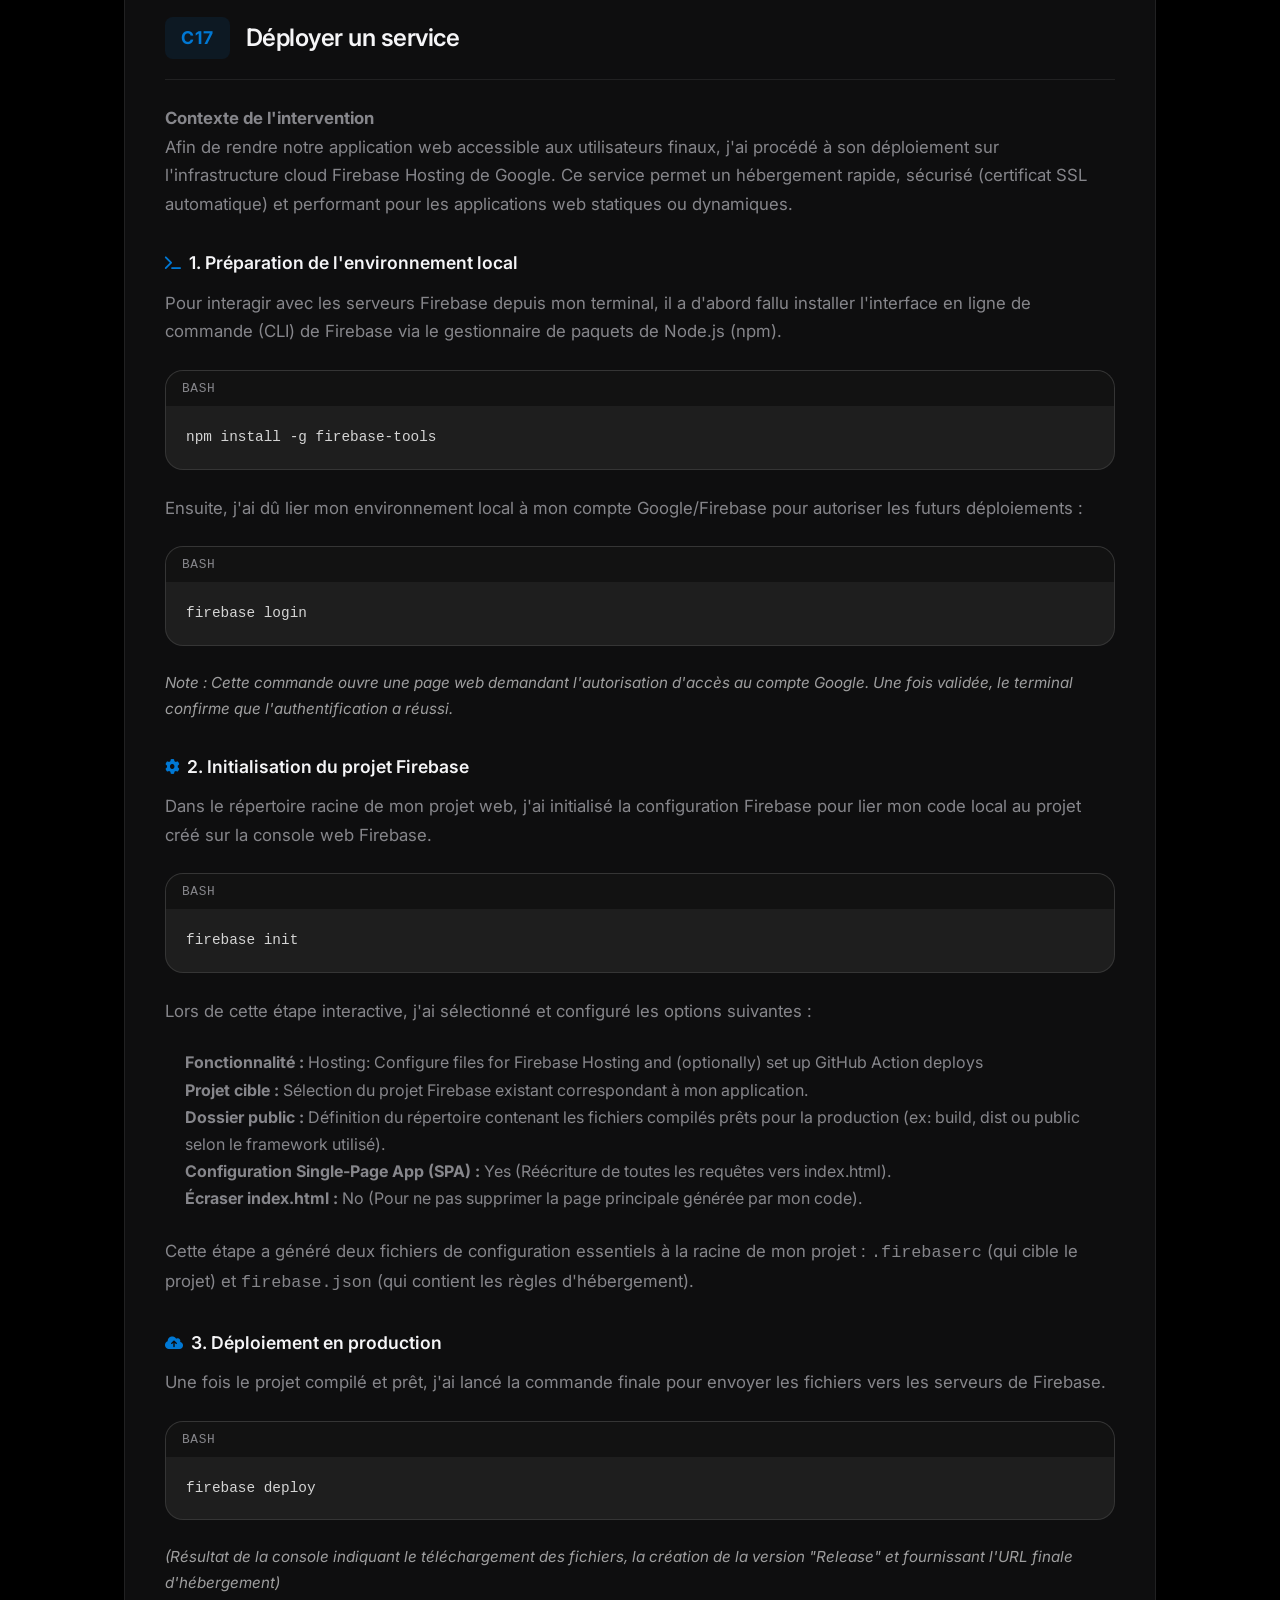
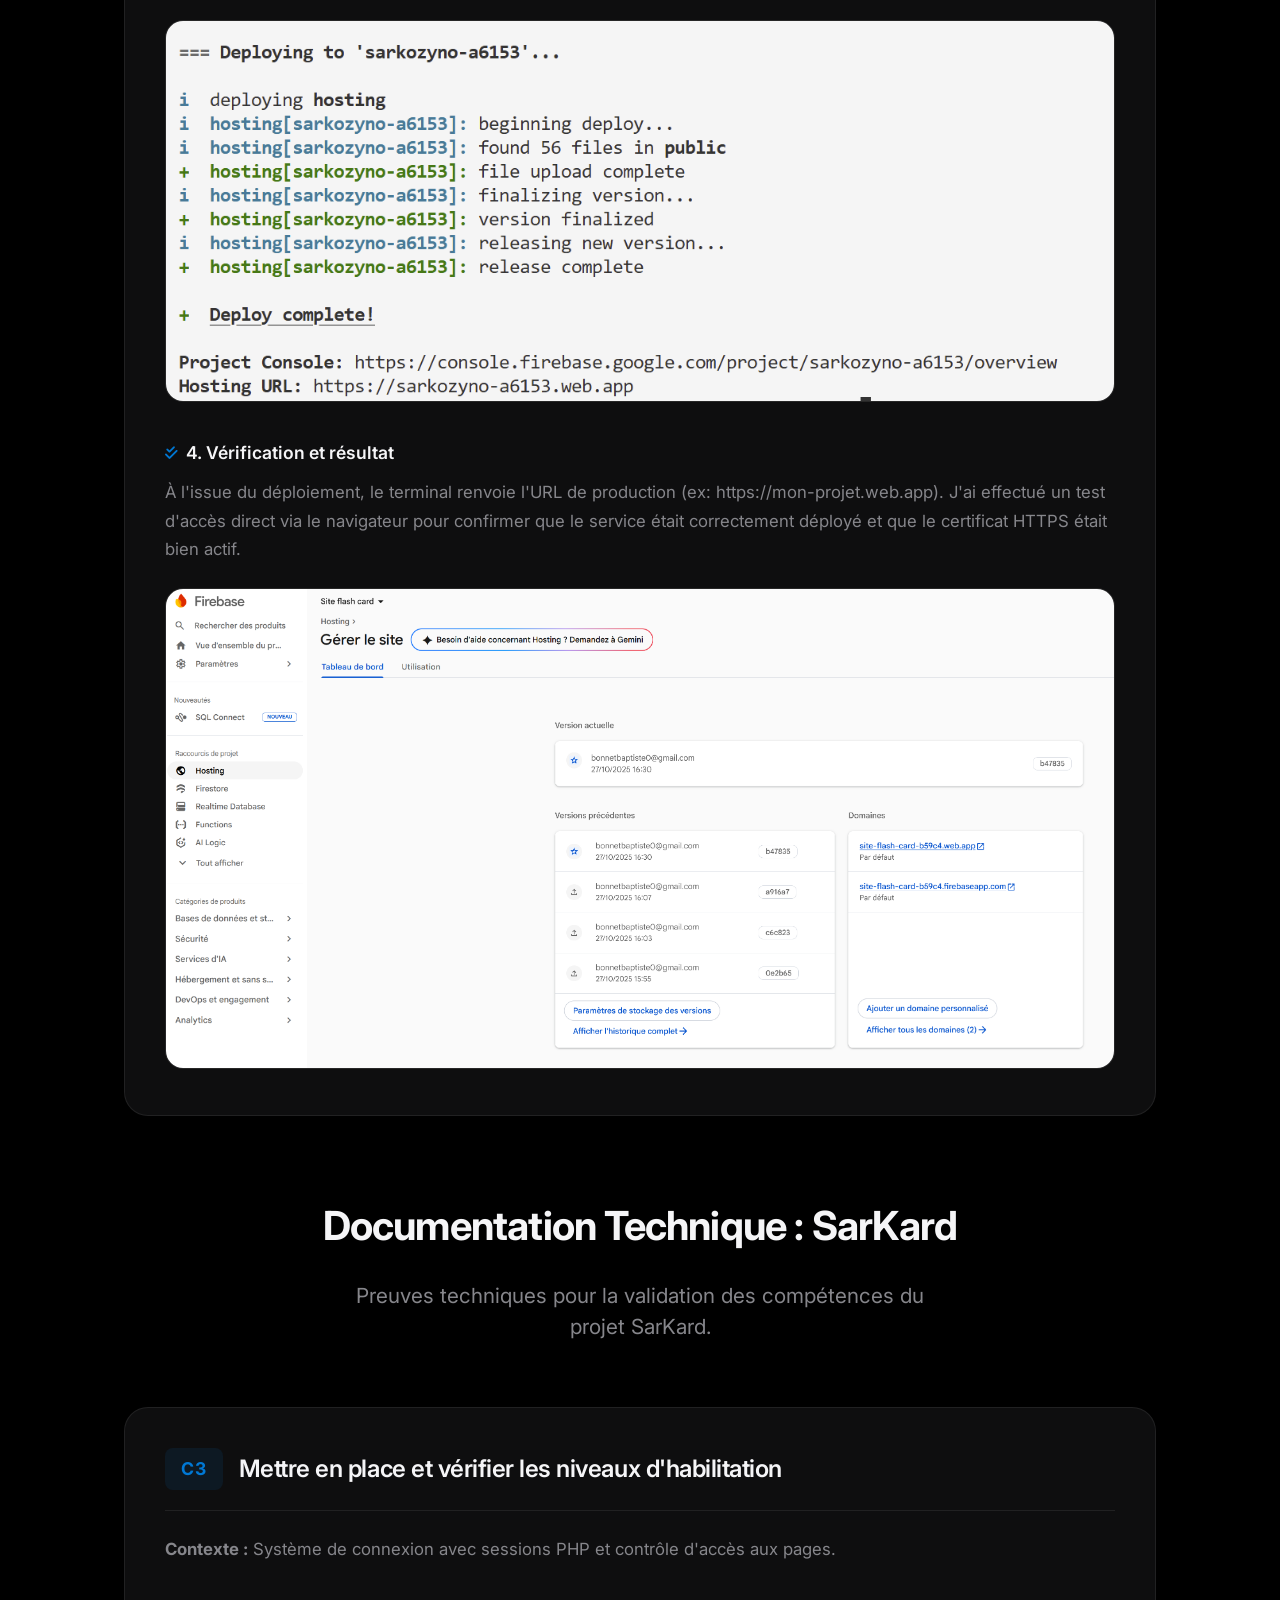
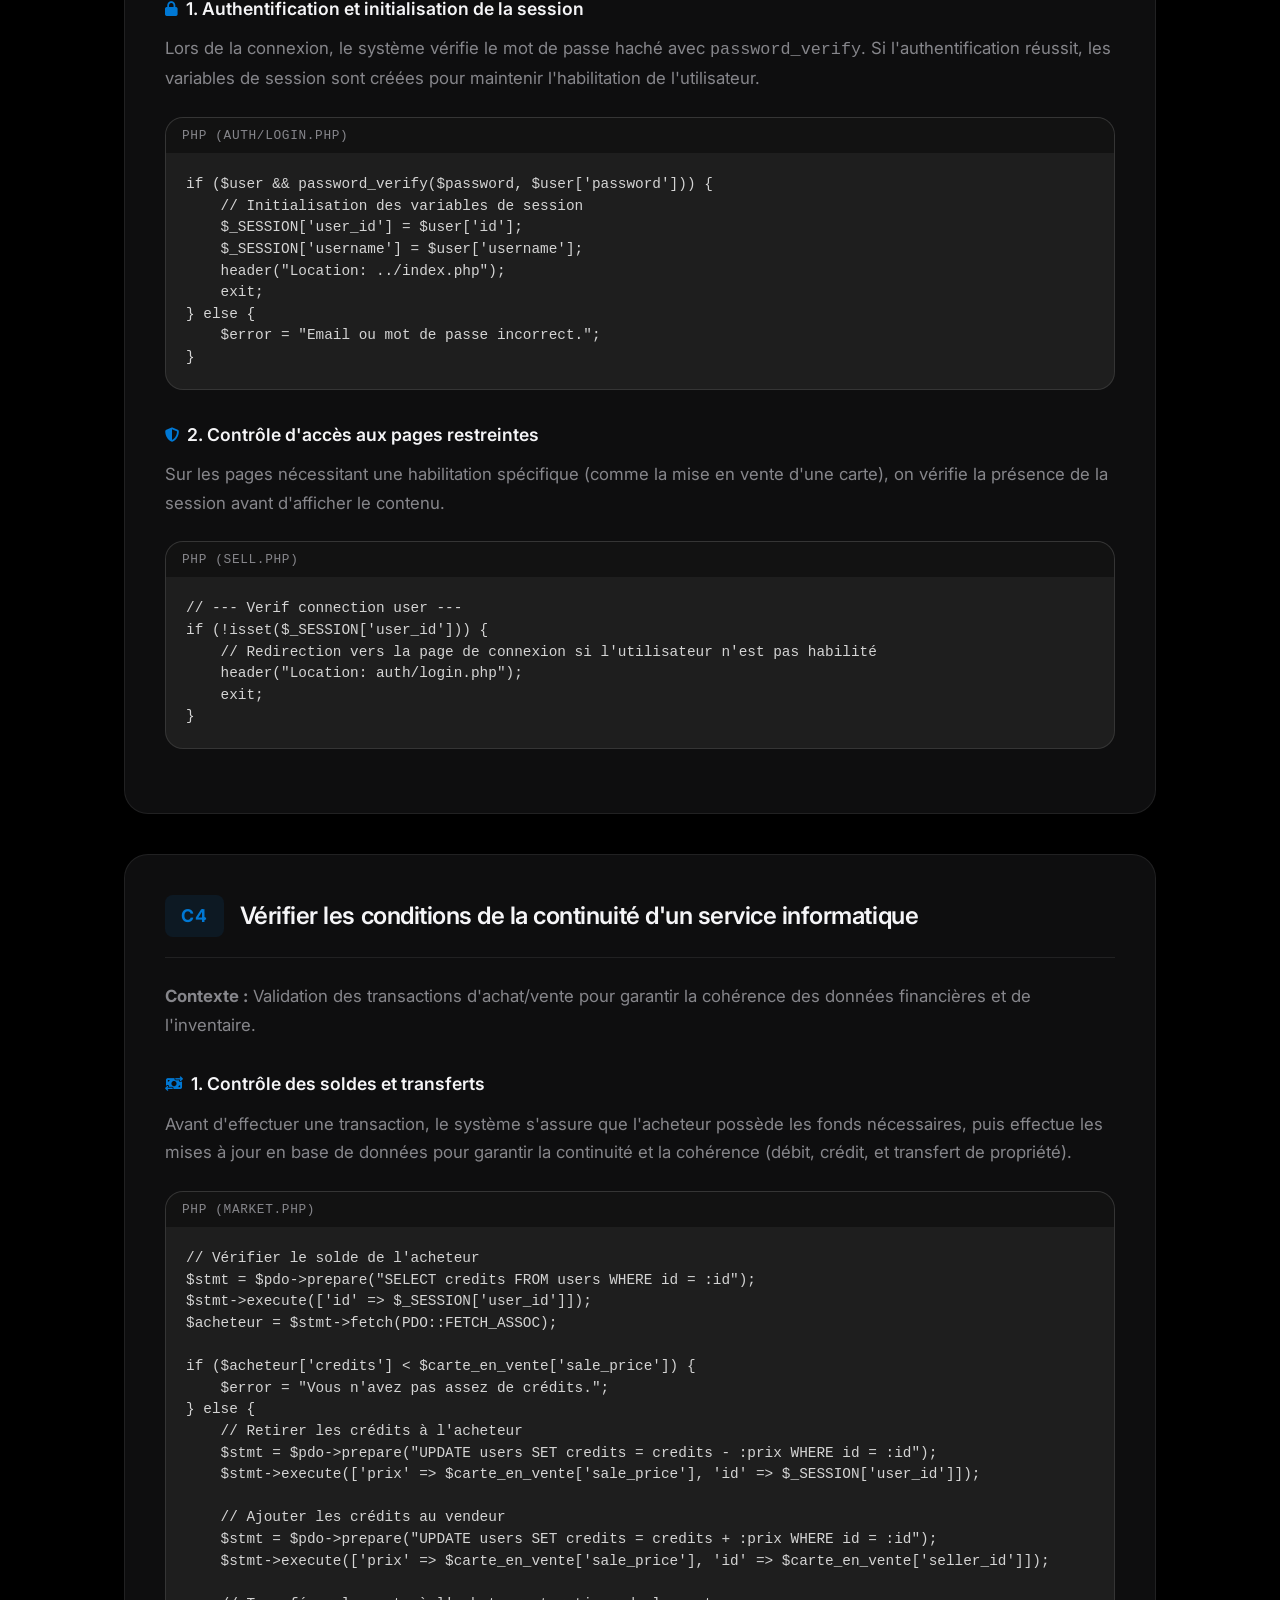
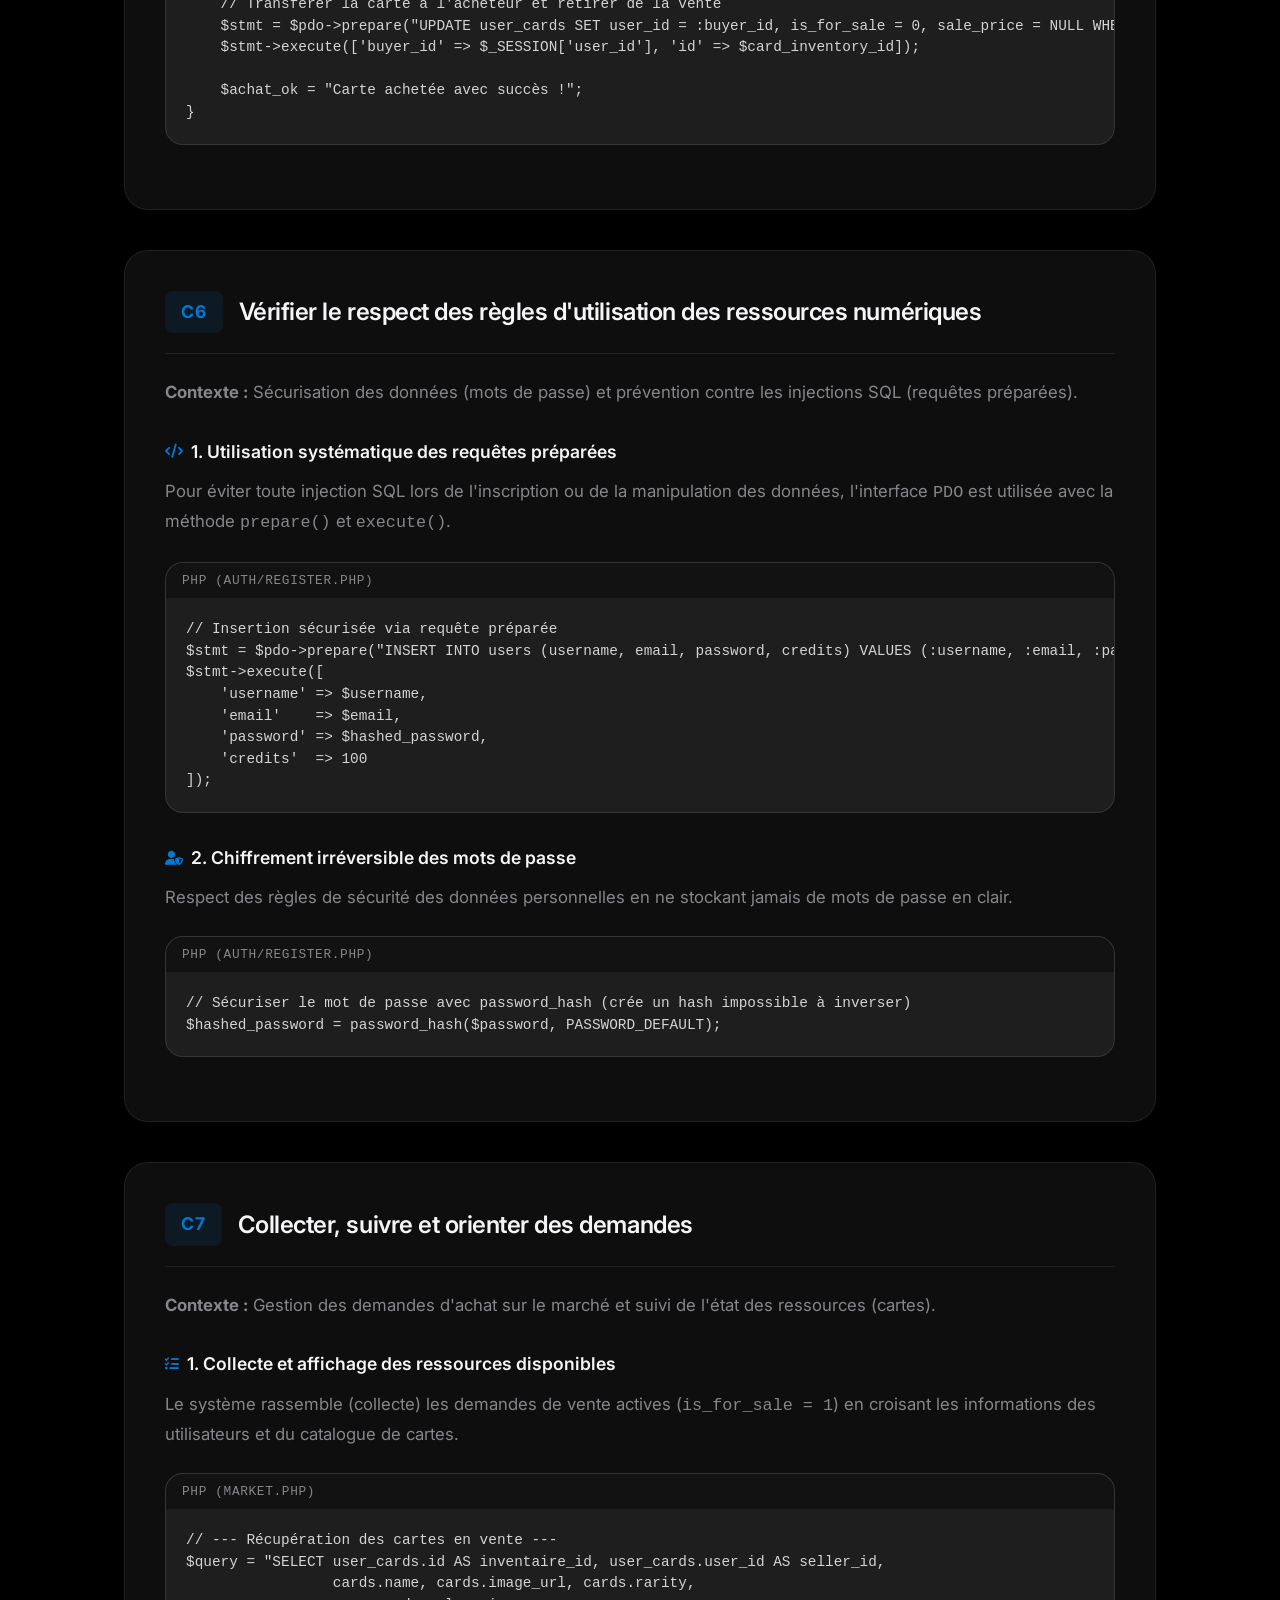
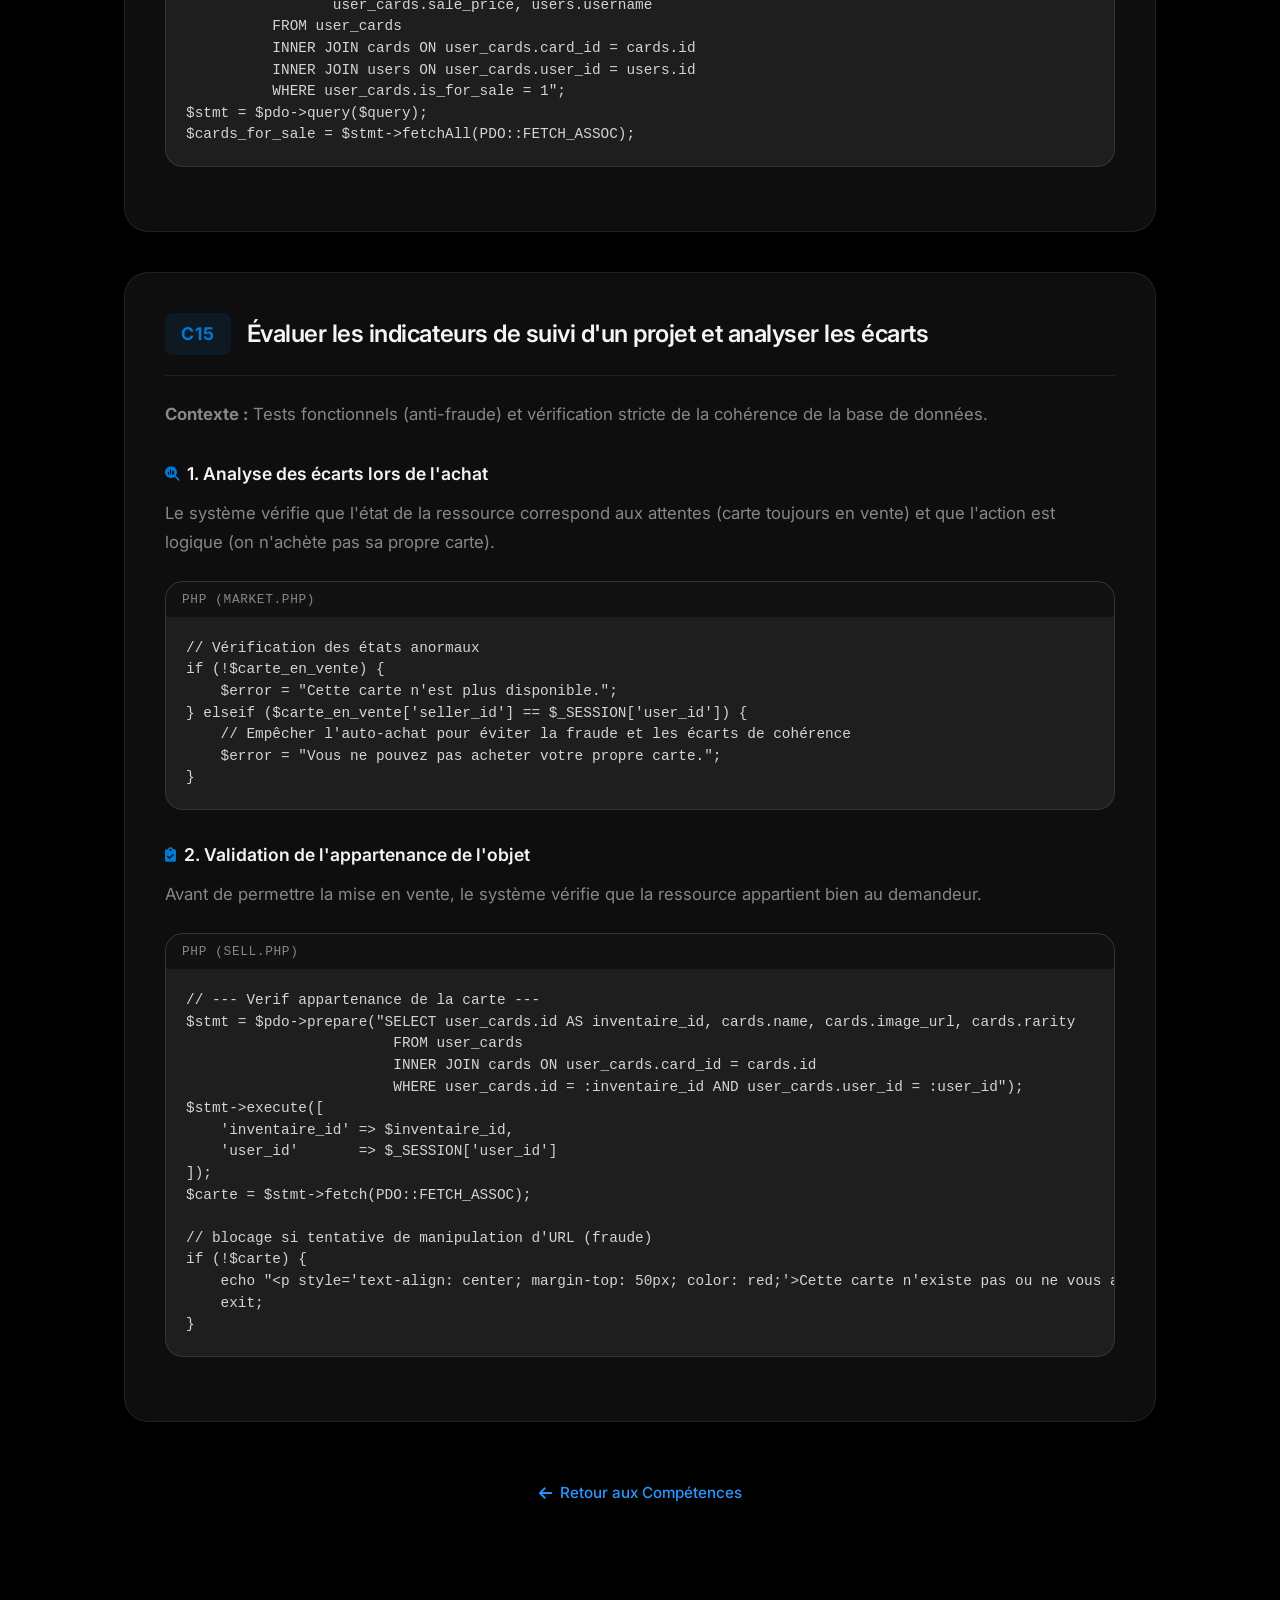
<file: Site/glpi.html>
<!DOCTYPE html>
<html lang="fr">

<head>
    <meta charset="UTF-8">
    <meta name="viewport" content="width=device-width, initial-scale=1.0">
    <title>Documentation Technique GLPI — CLOT Baptiste</title>
    <meta name="description"
        content="Preuves techniques du déploiement GLPI illustrant les compétences du BTS SIO (C1, C7, C11, C14, C17).">
    <link rel="preconnect" href="https://fonts.googleapis.com">
    <link rel="preconnect" href="https://fonts.gstatic.com" crossorigin>
    <link href="https://fonts.googleapis.com/css2?family=Inter:wght@400;500;600;700;800&display=swap" rel="stylesheet">
    <link rel="stylesheet" href="../assets/css/style.css">
    <link rel="stylesheet" href="../assets/css/animation.css">
    <link rel="stylesheet" href="https://cdnjs.cloudflare.com/ajax/libs/font-awesome/6.4.0/css/all.min.css">
    <style>
        :root {
            --accent-glpi: #0078d4;
            --accent-glpi-dim: rgba(0, 120, 212, 0.1);
        }

        .doc-hero {
            padding-top: calc(var(--navbar-height) + 80px);
            padding-bottom: 60px;
            text-align: center;
        }

        .doc-hero .badge {
            display: inline-flex;
            align-items: center;
            gap: 8px;
            background: rgba(255, 255, 255, 0.06);
            border: 1px solid rgba(255, 255, 255, 0.1);
            padding: 8px 20px;
            border-radius: 980px;
            font-size: 0.8rem;
            color: var(--text-secondary);
            letter-spacing: 0.05em;
            text-transform: uppercase;
            font-weight: 500;
            margin-bottom: 24px;
        }

        .doc-hero h1 {
            font-size: 3.5rem;
            font-weight: 800;
            margin-bottom: 20px;
            letter-spacing: -0.03em;
            background: linear-gradient(135deg, #fff 0%, #a0a0a0 100%);
            background-clip: text;
            -webkit-background-clip: text;
            -webkit-text-fill-color: transparent;
        }

        .doc-hero p {
            font-size: 1.2rem;
            color: var(--text-secondary);
            max-width: 700px;
            margin: 0 auto;
            line-height: 1.6;
        }

        .doc-section {
            padding-bottom: 120px;
        }

        .doc-card {
            background: rgba(28, 28, 30, 0.5);
            backdrop-filter: blur(12px);
            border: 1px solid rgba(255, 255, 255, 0.08);
            border-radius: var(--radius-l);
            padding: 40px;
            margin-bottom: 40px;
            scroll-margin-top: calc(var(--navbar-height) + 40px); /* For anchor links */
        }

        .doc-header {
            display: flex;
            align-items: center;
            gap: 16px;
            margin-bottom: 24px;
            padding-bottom: 20px;
            border-bottom: 1px solid rgba(255, 255, 255, 0.08);
        }

        .doc-badge {
            background: var(--accent-glpi-dim);
            color: var(--accent-glpi);
            font-weight: 700;
            padding: 8px 16px;
            border-radius: 8px;
            font-size: 1.1rem;
            letter-spacing: 0.05em;
        }

        .doc-title {
            font-size: 1.5rem;
            color: var(--text-primary);
            font-weight: 600;
        }

        .doc-content p {
            color: var(--text-secondary);
            line-height: 1.7;
            font-size: 1.05rem;
            margin-bottom: 24px;
        }

        .doc-content h4 {
            color: var(--text-primary);
            font-size: 1.1rem;
            margin-bottom: 12px;
            margin-top: 32px;
            font-weight: 600;
            display: flex;
            align-items: center;
            gap: 8px;
        }

        .doc-content h4 i {
            color: var(--accent-glpi);
            font-size: 0.9rem;
        }

        /* Code Block Styling */
        .code-container {
            position: relative;
            margin-bottom: 24px;
            border-radius: var(--radius-m);
            overflow: hidden;
            background: #1e1e1e;
            border: 1px solid rgba(255, 255, 255, 0.1);
        }

        .code-header {
            display: flex;
            justify-content: space-between;
            align-items: center;
            padding: 8px 16px;
            background: rgba(0, 0, 0, 0.4);
            border-bottom: 1px solid rgba(255, 255, 255, 0.05);
            font-size: 0.8rem;
            color: var(--text-secondary);
            font-family: 'Consolas', monospace;
        }

        .code-header span {
            text-transform: uppercase;
            letter-spacing: 0.05em;
        }

        .code-container pre {
            margin: 0;
            padding: 20px;
            overflow-x: auto;
            color: #d4d4d4;
            font-family: 'Consolas', 'Monaco', 'Courier New', monospace;
            font-size: 0.9rem;
            line-height: 1.5;
        }

        .back-link {
            display: inline-flex;
            align-items: center;
            gap: 8px;
            color: var(--accent-color);
            font-weight: 500;
            font-size: 0.95rem;
            margin-top: 20px;
            transition: var(--transition);
        }

        .back-link:hover {
            color: var(--accent-hover);
            transform: translateX(-4px);
        }

        @media (max-width: 768px) {
            .doc-hero h1 { font-size: 2.5rem; }
            .doc-card { padding: 24px; }
            .doc-header { flex-direction: column; align-items: flex-start; gap: 12px; }
            .doc-title { font-size: 1.3rem; }
        }
    </style>
</head>

<body>
    <!-- Header (chargé dynamiquement) -->
    <div id="header-placeholder"></div>
    <script src="/includes/include.js"></script>

    <!-- Hero -->
    <section class="doc-hero">
        <div class="container">
            <div class="badge"><i class="fa-solid fa-folder-open"></i> Dossier Technique</div>
            <h1>Preuves Techniques GLPI</h1>
            <p>
                Documentation détaillée illustrant la validation de compétences clés du BTS SIO 
                à travers le déploiement de la solution ITSM GLPI.
            </p>
        </div>
    </section>

    <!-- Content -->
    <section class="doc-section">
        <div class="container">

            <!-- C1 -->
            <div class="doc-card" id="c1">
                <div class="doc-header">
                    <span class="doc-badge">C1</span>
                    <h3 class="doc-title">Recenser et identifier les ressources numériques</h3>
                </div>
                <div class="doc-content">
                    <p>Cette compétence est démontrée par l'installation et l'exécution de l'agent GLPI sur les postes clients afin d'automatiser la remontée de l'inventaire matériel et logiciel vers le serveur.</p>

                    <h4><i class="fa-brands fa-windows"></i> Sur les postes Windows</h4>
                    <p>Exécution du .msi via PowerShell en administrateur et forçage de la remontée d'inventaire :</p>
                    <div class="code-container">
                        <div class="code-header"><span>PowerShell</span></div>
                        <pre><code>cd "C:\Program Files\GLPI-Agent"
.\glpi-agent.bat --server http://192.168.1.18/marketplace/glpiinventory/ --force --debug</code></pre>
                    </div>

                    <p>Vérification du bon fonctionnement du service d'inventaire :</p>
                    <div class="code-container">
                        <div class="code-header"><span>PowerShell</span></div>
                        <pre><code>Get-Service glpi-agent
# Résultat attendu : Status: Running | Name: glpi-agent</code></pre>
                    </div>

                    <h4><i class="fa-brands fa-linux"></i> Sur les postes Debian</h4>
                    <p>Installation du script Perl et forçage manuel :</p>
                    <div class="code-container">
                        <div class="code-header"><span>Bash</span></div>
                        <pre><code>wget https://github.com/glpi-project/glpi-agent/releases/download/1.15/glpi-agent-1.15-linux-installer.pl -O glpi-agent.pl
sudo perl glpi-agent.pl
sudo glpi-agent --server http://192.168.1.18/marketplace/glpiinventory/ --force --debug</code></pre>
                    </div>

                    <h4><i class="fa-solid fa-image"></i> Résultat de l'inventaire</h4>
                    <p>Visualisation des équipements et logiciels remontés dans l'interface GLPI :</p>
                    <div class="doc-images" style="display: grid; grid-template-columns: repeat(auto-fit, minmax(300px, 1fr)); gap: 16px; margin-top: 16px;">
                        <img src="../assets/images/GLPI/C1glpi_recensement_1.png" alt="Inventaire matériel GLPI" style="width: 100%; border-radius: var(--radius-m); border: 1px solid rgba(255,255,255,0.1);">
                        <img src="../assets/images/GLPI/C1glpi_recensement_2.png" alt="Détails de l'inventaire GLPI" style="width: 100%; border-radius: var(--radius-m); border: 1px solid rgba(255,255,255,0.1);">
                    </div>
                </div>
            </div>

            <!-- C7 -->
            <div class="doc-card" id="c7">
                <div class="doc-header">
                    <span class="doc-badge">C7</span>
                    <h3 class="doc-title">Collecter, suivre et orienter des demandes</h3>
                </div>
                <div class="doc-content">
                    <p>GLPI intègre un module Helpdesk (gestion de tickets) qui permet de centraliser les demandes des utilisateurs. Techniquement, cette compétence s'illustre par la mise en place de la base de données MariaDB, indispensable pour stocker, suivre et orienter ces requêtes.</p>

                    <h4><i class="fa-solid fa-database"></i> Création de la base de données</h4>
                    <p>Création de la structure de base de données dédiée à GLPI avec un encodage adapté et sécurisation via un utilisateur spécifique (abandon du compte root) :</p>
                    <div class="code-container">
                        <div class="code-header"><span>SQL</span></div>
                        <pre><code>CREATE DATABASE glpi CHARACTER SET utf8mb4 COLLATE utf8mb4_unicode_ci;
CREATE USER 'glpi'@'localhost' IDENTIFIED BY 'MotDePasseFort!';
GRANT ALL PRIVILEGES ON glpi.* TO 'glpi'@'localhost';
FLUSH PRIVILEGES;</code></pre>
                    </div>

                    <h4><i class="fa-solid fa-image"></i> Interface Helpdesk</h4>
                    <p>Aperçu du tableau de bord d'assistance et du suivi des tickets utilisateur :</p>
                    <div class="doc-images" style="display: grid; grid-template-columns: repeat(auto-fit, minmax(300px, 1fr)); gap: 16px; margin-top: 16px;">
                        <img src="../assets/images/GLPI/C7glpi_dashboard.png" alt="Tableau de bord GLPI" style="width: 100%; border-radius: var(--radius-m); border: 1px solid rgba(255,255,255,0.1);">
                        <img src="../assets/images/GLPI/C7glpi_tickets.png" alt="Gestion des tickets GLPI" style="width: 100%; border-radius: var(--radius-m); border: 1px solid rgba(255,255,255,0.1);">
                    </div>
                </div>
            </div>

            <!-- C11 -->
            <div class="doc-card" id="c11">
                <div class="doc-header">
                    <span class="doc-badge">C11</span>
                    <h3 class="doc-title">Référencer les services en lignes de l'organisation</h3>
                </div>
                <div class="doc-content">
                    <p>Il s'agit ici de configurer l'accès au service GLPI sur le réseau, de s'assurer de sa disponibilité via une URL/IP spécifique, et de permettre son accès sécurisé (ex: via le VPN Tailscale).</p>

                    <h4><i class="fa-solid fa-server"></i> Configuration Apache</h4>
                    <p>Création du fichier VirtualHost Apache (/etc/apache2/sites-available/glpi.conf) pour référencer le service sur le port 80 avec redirection des requêtes via l'URL locale :</p>
                    <div class="code-container">
                        <div class="code-header"><span>Apache</span></div>
                        <pre><code>&lt;VirtualHost *:80&gt;
    ServerName glpi.localhost
    ServerAlias 192.168.X.X
    DocumentRoot /var/www/glpi/public
    &lt;Directory /var/www/glpi/public&gt;
        Require all granted
        RewriteEngine On
        RewriteCond %{HTTP:Authorization} ^(.+)$
        RewriteRule .* - [E=HTTP_AUTHORIZATION:%{HTTP:Authorization}]
        RewriteCond %{REQUEST_FILENAME} !-f
        RewriteRule ^(.*)$ index.php [QSA,L]
    &lt;/Directory&gt;
&lt;/VirtualHost&gt;</code></pre>
                    </div>

                    <h4><i class="fa-solid fa-network-wired"></i> Routage et accès réseau</h4>
                    <p>Activation du routage et connexion au réseau privé Tailscale :</p>
                    <div class="code-container">
                        <div class="code-header"><span>Bash</span></div>
                        <pre><code>sudo a2enmod rewrite
sudo a2ensite glpi.conf
sudo tailscale up</code></pre>
                    </div>
                </div>
            </div>

            <!-- C14 -->
            <div class="doc-card" id="c14">
                <div class="doc-header">
                    <span class="doc-badge">C14</span>
                    <h3 class="doc-title">Planifier les activités</h3>
                </div>
                <div class="doc-content">
                    <p>Cette compétence se prouve par la gestion des prérequis techniques avant le déploiement afin d'éviter les erreurs bloquantes, et par la vérification des services étape par étape.</p>

                    <h4><i class="fa-solid fa-cubes"></i> Installation des prérequis</h4>
                    <p>Installation planifiée de la pile logicielle complète (Apache, MariaDB, PHP) et anticipation des dépendances requises par l'installateur web de GLPI :</p>
                    <div class="code-container">
                        <div class="code-header"><span>Bash</span></div>
                        <pre><code>sudo apt update && sudo apt upgrade -y
sudo apt install -y apache2 mariadb-server unzip wget curl
sudo apt install -y php php-cli php-common php-mysql php-mbstring php-curl php-xml php-gd php-intl php-zip php-bz2</code></pre>
                    </div>

                    <h4><i class="fa-solid fa-vial-circle-check"></i> Vérification des services</h4>
                    <p>Vérification des modules chargés pour garantir que l'installation ne bloquera pas (notamment l'extension XML) :</p>
                    <div class="code-container">
                        <div class="code-header"><span>Bash</span></div>
                        <pre><code>php -m | grep -E 'xml|dom|simplexml'
sudo apache2ctl -S  # Vérification de la configuration Apache avant relance</code></pre>
                    </div>
                </div>
            </div>

            <!-- C17 -->
            <div class="doc-card" id="c17">
                <div class="doc-header">
                    <span class="doc-badge">C17</span>
                    <h3 class="doc-title">Déployer un service</h3>
                </div>
                <div class="doc-content">
                    <p><strong>Contexte de l'intervention</strong><br>
                    Afin de rendre notre application web accessible aux utilisateurs finaux, j'ai procédé à son déploiement sur l'infrastructure cloud Firebase Hosting de Google. Ce service permet un hébergement rapide, sécurisé (certificat SSL automatique) et performant pour les applications web statiques ou dynamiques.</p>

                    <h4><i class="fa-solid fa-terminal"></i> 1. Préparation de l'environnement local</h4>
                    <p>Pour interagir avec les serveurs Firebase depuis mon terminal, il a d'abord fallu installer l'interface en ligne de commande (CLI) de Firebase via le gestionnaire de paquets de Node.js (npm).</p>
                    <div class="code-container">
                        <div class="code-header"><span>Bash</span></div>
                        <pre><code>npm install -g firebase-tools</code></pre>
                    </div>
                    <p>Ensuite, j'ai dû lier mon environnement local à mon compte Google/Firebase pour autoriser les futurs déploiements :</p>
                    <div class="code-container">
                        <div class="code-header"><span>Bash</span></div>
                        <pre><code>firebase login</code></pre>
                    </div>
                    <p style="font-size: 0.95rem; font-style: italic; color: rgba(255,255,255,0.6);">Note : Cette commande ouvre une page web demandant l'autorisation d'accès au compte Google. Une fois validée, le terminal confirme que l'authentification a réussi.</p>

                    <h4><i class="fa-solid fa-gear"></i> 2. Initialisation du projet Firebase</h4>
                    <p>Dans le répertoire racine de mon projet web, j'ai initialisé la configuration Firebase pour lier mon code local au projet créé sur la console web Firebase.</p>
                    <div class="code-container">
                        <div class="code-header"><span>Bash</span></div>
                        <pre><code>firebase init</code></pre>
                    </div>
                    <p>Lors de cette étape interactive, j'ai sélectionné et configuré les options suivantes :</p>
                    <ul style="color: var(--text-secondary); line-height: 1.7; margin-bottom: 24px; padding-left: 20px;">
                        <li><strong>Fonctionnalité :</strong> Hosting: Configure files for Firebase Hosting and (optionally) set up GitHub Action deploys</li>
                        <li><strong>Projet cible :</strong> Sélection du projet Firebase existant correspondant à mon application.</li>
                        <li><strong>Dossier public :</strong> Définition du répertoire contenant les fichiers compilés prêts pour la production (ex: build, dist ou public selon le framework utilisé).</li>
                        <li><strong>Configuration Single-Page App (SPA) :</strong> Yes (Réécriture de toutes les requêtes vers index.html).</li>
                        <li><strong>Écraser index.html :</strong> No (Pour ne pas supprimer la page principale générée par mon code).</li>
                    </ul>
                    <p>Cette étape a généré deux fichiers de configuration essentiels à la racine de mon projet : <code>.firebaserc</code> (qui cible le projet) et <code>firebase.json</code> (qui contient les règles d'hébergement).</p>

                    <h4><i class="fa-solid fa-cloud-arrow-up"></i> 3. Déploiement en production</h4>
                    <p>Une fois le projet compilé et prêt, j'ai lancé la commande finale pour envoyer les fichiers vers les serveurs de Firebase.</p>
                    <div class="code-container">
                        <div class="code-header"><span>Bash</span></div>
                        <pre><code>firebase deploy</code></pre>
                    </div>
                    <p style="font-size: 0.95rem; font-style: italic; color: rgba(255,255,255,0.6);">(Résultat de la console indiquant le téléchargement des fichiers, la création de la version "Release" et fournissant l'URL finale d'hébergement)</p>
                    <div class="doc-images" style="margin-top: 16px;">
                        <img src="../assets/images/GLPI/C17firebase_deploy.png" alt="Terminal avec la commande firebase deploy" style="width: 100%; border-radius: var(--radius-m); border: 1px solid rgba(255,255,255,0.1);">
                    </div>

                    <h4><i class="fa-solid fa-check-double"></i> 4. Vérification et résultat</h4>
                    <p>À l'issue du déploiement, le terminal renvoie l'URL de production (ex: https://mon-projet.web.app). J'ai effectué un test d'accès direct via le navigateur pour confirmer que le service était correctement déployé et que le certificat HTTPS était bien actif.</p>
                    <div class="doc-images" style="margin-top: 16px;">
                        <img src="../assets/images/GLPI/C17_deployement.png" alt="Console Firebase et vérification du déploiement" style="width: 100%; border-radius: var(--radius-m); border: 1px solid rgba(255,255,255,0.1);">
                    </div>
                </div>
            </div>

            <h2 class="section-title" style="margin-top: 80px; font-size: 2.5rem;" id="sarkard-docs">Documentation Technique : SarKard</h2>
            <p class="section-subtitle">Preuves techniques pour la validation des compétences du projet SarKard.</p>

            <!-- C3 -->
            <div class="doc-card" id="sarkard-c3">
                <div class="doc-header">
                    <span class="doc-badge">C3</span>
                    <h3 class="doc-title">Mettre en place et vérifier les niveaux d'habilitation</h3>
                </div>
                <div class="doc-content">
                    <p><strong>Contexte :</strong> Système de connexion avec sessions PHP et contrôle d'accès aux pages.</p>

                    <h4><i class="fa-solid fa-lock"></i> 1. Authentification et initialisation de la session</h4>
                    <p>Lors de la connexion, le système vérifie le mot de passe haché avec <code>password_verify</code>. Si l'authentification réussit, les variables de session sont créées pour maintenir l'habilitation de l'utilisateur.</p>
                    <div class="code-container">
                        <div class="code-header"><span>PHP (auth/login.php)</span></div>
                        <pre><code>if ($user && password_verify($password, $user['password'])) {
    // Initialisation des variables de session
    $_SESSION['user_id'] = $user['id'];
    $_SESSION['username'] = $user['username'];
    header("Location: ../index.php");
    exit;
} else {
    $error = "Email ou mot de passe incorrect.";
}</code></pre>
                    </div>

                    <h4><i class="fa-solid fa-shield-halved"></i> 2. Contrôle d'accès aux pages restreintes</h4>
                    <p>Sur les pages nécessitant une habilitation spécifique (comme la mise en vente d'une carte), on vérifie la présence de la session avant d'afficher le contenu.</p>
                    <div class="code-container">
                        <div class="code-header"><span>PHP (sell.php)</span></div>
                        <pre><code>// --- Verif connection user ---
if (!isset($_SESSION['user_id'])) {
    // Redirection vers la page de connexion si l'utilisateur n'est pas habilité
    header("Location: auth/login.php");
    exit;
}</code></pre>
                    </div>
                </div>
            </div>

            <!-- C4 -->
            <div class="doc-card" id="sarkard-c4">
                <div class="doc-header">
                    <span class="doc-badge">C4</span>
                    <h3 class="doc-title">Vérifier les conditions de la continuité d'un service informatique</h3>
                </div>
                <div class="doc-content">
                    <p><strong>Contexte :</strong> Validation des transactions d'achat/vente pour garantir la cohérence des données financières et de l'inventaire.</p>

                    <h4><i class="fa-solid fa-money-bill-transfer"></i> 1. Contrôle des soldes et transferts</h4>
                    <p>Avant d'effectuer une transaction, le système s'assure que l'acheteur possède les fonds nécessaires, puis effectue les mises à jour en base de données pour garantir la continuité et la cohérence (débit, crédit, et transfert de propriété).</p>
                    <div class="code-container">
                        <div class="code-header"><span>PHP (market.php)</span></div>
                        <pre><code>// Vérifier le solde de l'acheteur
$stmt = $pdo->prepare("SELECT credits FROM users WHERE id = :id");
$stmt->execute(['id' => $_SESSION['user_id']]);
$acheteur = $stmt->fetch(PDO::FETCH_ASSOC);

if ($acheteur['credits'] < $carte_en_vente['sale_price']) {
    $error = "Vous n'avez pas assez de crédits.";
} else {
    // Retirer les crédits à l'acheteur
    $stmt = $pdo->prepare("UPDATE users SET credits = credits - :prix WHERE id = :id");
    $stmt->execute(['prix' => $carte_en_vente['sale_price'], 'id' => $_SESSION['user_id']]);

    // Ajouter les crédits au vendeur
    $stmt = $pdo->prepare("UPDATE users SET credits = credits + :prix WHERE id = :id");
    $stmt->execute(['prix' => $carte_en_vente['sale_price'], 'id' => $carte_en_vente['seller_id']]);

    // Transférer la carte à l'acheteur et retirer de la vente
    $stmt = $pdo->prepare("UPDATE user_cards SET user_id = :buyer_id, is_for_sale = 0, sale_price = NULL WHERE id = :id");
    $stmt->execute(['buyer_id' => $_SESSION['user_id'], 'id' => $card_inventory_id]);

    $achat_ok = "Carte achetée avec succès !";
}</code></pre>
                    </div>
                </div>
            </div>

            <!-- C6 -->
            <div class="doc-card" id="sarkard-c6">
                <div class="doc-header">
                    <span class="doc-badge">C6</span>
                    <h3 class="doc-title">Vérifier le respect des règles d'utilisation des ressources numériques</h3>
                </div>
                <div class="doc-content">
                    <p><strong>Contexte :</strong> Sécurisation des données (mots de passe) et prévention contre les injections SQL (requêtes préparées).</p>

                    <h4><i class="fa-solid fa-code"></i> 1. Utilisation systématique des requêtes préparées</h4>
                    <p>Pour éviter toute injection SQL lors de l'inscription ou de la manipulation des données, l'interface <code>PDO</code> est utilisée avec la méthode <code>prepare()</code> et <code>execute()</code>.</p>
                    <div class="code-container">
                        <div class="code-header"><span>PHP (auth/register.php)</span></div>
                        <pre><code>// Insertion sécurisée via requête préparée
$stmt = $pdo->prepare("INSERT INTO users (username, email, password, credits) VALUES (:username, :email, :password, :credits)");
$stmt->execute([
    'username' => $username,
    'email'    => $email,
    'password' => $hashed_password,
    'credits'  => 100
]);</code></pre>
                    </div>

                    <h4><i class="fa-solid fa-user-shield"></i> 2. Chiffrement irréversible des mots de passe</h4>
                    <p>Respect des règles de sécurité des données personnelles en ne stockant jamais de mots de passe en clair.</p>
                    <div class="code-container">
                        <div class="code-header"><span>PHP (auth/register.php)</span></div>
                        <pre><code>// Sécuriser le mot de passe avec password_hash (crée un hash impossible à inverser)
$hashed_password = password_hash($password, PASSWORD_DEFAULT);</code></pre>
                    </div>
                </div>
            </div>

            <!-- C7 -->
            <div class="doc-card" id="sarkard-c7">
                <div class="doc-header">
                    <span class="doc-badge">C7</span>
                    <h3 class="doc-title">Collecter, suivre et orienter des demandes</h3>
                </div>
                <div class="doc-content">
                    <p><strong>Contexte :</strong> Gestion des demandes d'achat sur le marché et suivi de l'état des ressources (cartes).</p>

                    <h4><i class="fa-solid fa-list-check"></i> 1. Collecte et affichage des ressources disponibles</h4>
                    <p>Le système rassemble (collecte) les demandes de vente actives (<code>is_for_sale = 1</code>) en croisant les informations des utilisateurs et du catalogue de cartes.</p>
                    <div class="code-container">
                        <div class="code-header"><span>PHP (market.php)</span></div>
                        <pre><code>// --- Récupération des cartes en vente ---
$query = "SELECT user_cards.id AS inventaire_id, user_cards.user_id AS seller_id,
                 cards.name, cards.image_url, cards.rarity,
                 user_cards.sale_price, users.username
          FROM user_cards
          INNER JOIN cards ON user_cards.card_id = cards.id
          INNER JOIN users ON user_cards.user_id = users.id
          WHERE user_cards.is_for_sale = 1";
$stmt = $pdo->query($query);
$cards_for_sale = $stmt->fetchAll(PDO::FETCH_ASSOC);</code></pre>
                    </div>
                </div>
            </div>

            <!-- C15 -->
            <div class="doc-card" id="sarkard-c15">
                <div class="doc-header">
                    <span class="doc-badge">C15</span>
                    <h3 class="doc-title">Évaluer les indicateurs de suivi d'un projet et analyser les écarts</h3>
                </div>
                <div class="doc-content">
                    <p><strong>Contexte :</strong> Tests fonctionnels (anti-fraude) et vérification stricte de la cohérence de la base de données.</p>

                    <h4><i class="fa-solid fa-magnifying-glass-chart"></i> 1. Analyse des écarts lors de l'achat</h4>
                    <p>Le système vérifie que l'état de la ressource correspond aux attentes (carte toujours en vente) et que l'action est logique (on n'achète pas sa propre carte).</p>
                    <div class="code-container">
                        <div class="code-header"><span>PHP (market.php)</span></div>
                        <pre><code>// Vérification des états anormaux
if (!$carte_en_vente) {
    $error = "Cette carte n'est plus disponible.";
} elseif ($carte_en_vente['seller_id'] == $_SESSION['user_id']) {
    // Empêcher l'auto-achat pour éviter la fraude et les écarts de cohérence
    $error = "Vous ne pouvez pas acheter votre propre carte.";
}</code></pre>
                    </div>

                    <h4><i class="fa-solid fa-clipboard-check"></i> 2. Validation de l'appartenance de l'objet</h4>
                    <p>Avant de permettre la mise en vente, le système vérifie que la ressource appartient bien au demandeur.</p>
                    <div class="code-container">
                        <div class="code-header"><span>PHP (sell.php)</span></div>
                        <pre><code>// --- Verif appartenance de la carte ---
$stmt = $pdo->prepare("SELECT user_cards.id AS inventaire_id, cards.name, cards.image_url, cards.rarity
                        FROM user_cards
                        INNER JOIN cards ON user_cards.card_id = cards.id
                        WHERE user_cards.id = :inventaire_id AND user_cards.user_id = :user_id");
$stmt->execute([
    'inventaire_id' => $inventaire_id,
    'user_id'       => $_SESSION['user_id']
]);
$carte = $stmt->fetch(PDO::FETCH_ASSOC);

// blocage si tentative de manipulation d'URL (fraude)
if (!$carte) {
    echo "&lt;p style='text-align: center; margin-top: 50px; color: red;'&gt;Cette carte n'existe pas ou ne vous appartient pas.&lt;/p&gt;";
    exit;
}</code></pre>
                    </div>
                </div>
            </div>

            <div style="text-align: center; margin-top: 40px;">
                <a href="../competences.html" class="back-link">
                    <i class="fa-solid fa-arrow-left"></i> Retour aux Compétences
                </a>
            </div>

        </div>
    </section>

    <!-- Footer (chargé dynamiquement) -->
    <div id="footer-placeholder"></div>

    <!-- Ambient Light Background -->
    <div class="ambient-light"></div>

    <script src="../assets/js/script.js"></script>
</body>

</html>
</file>
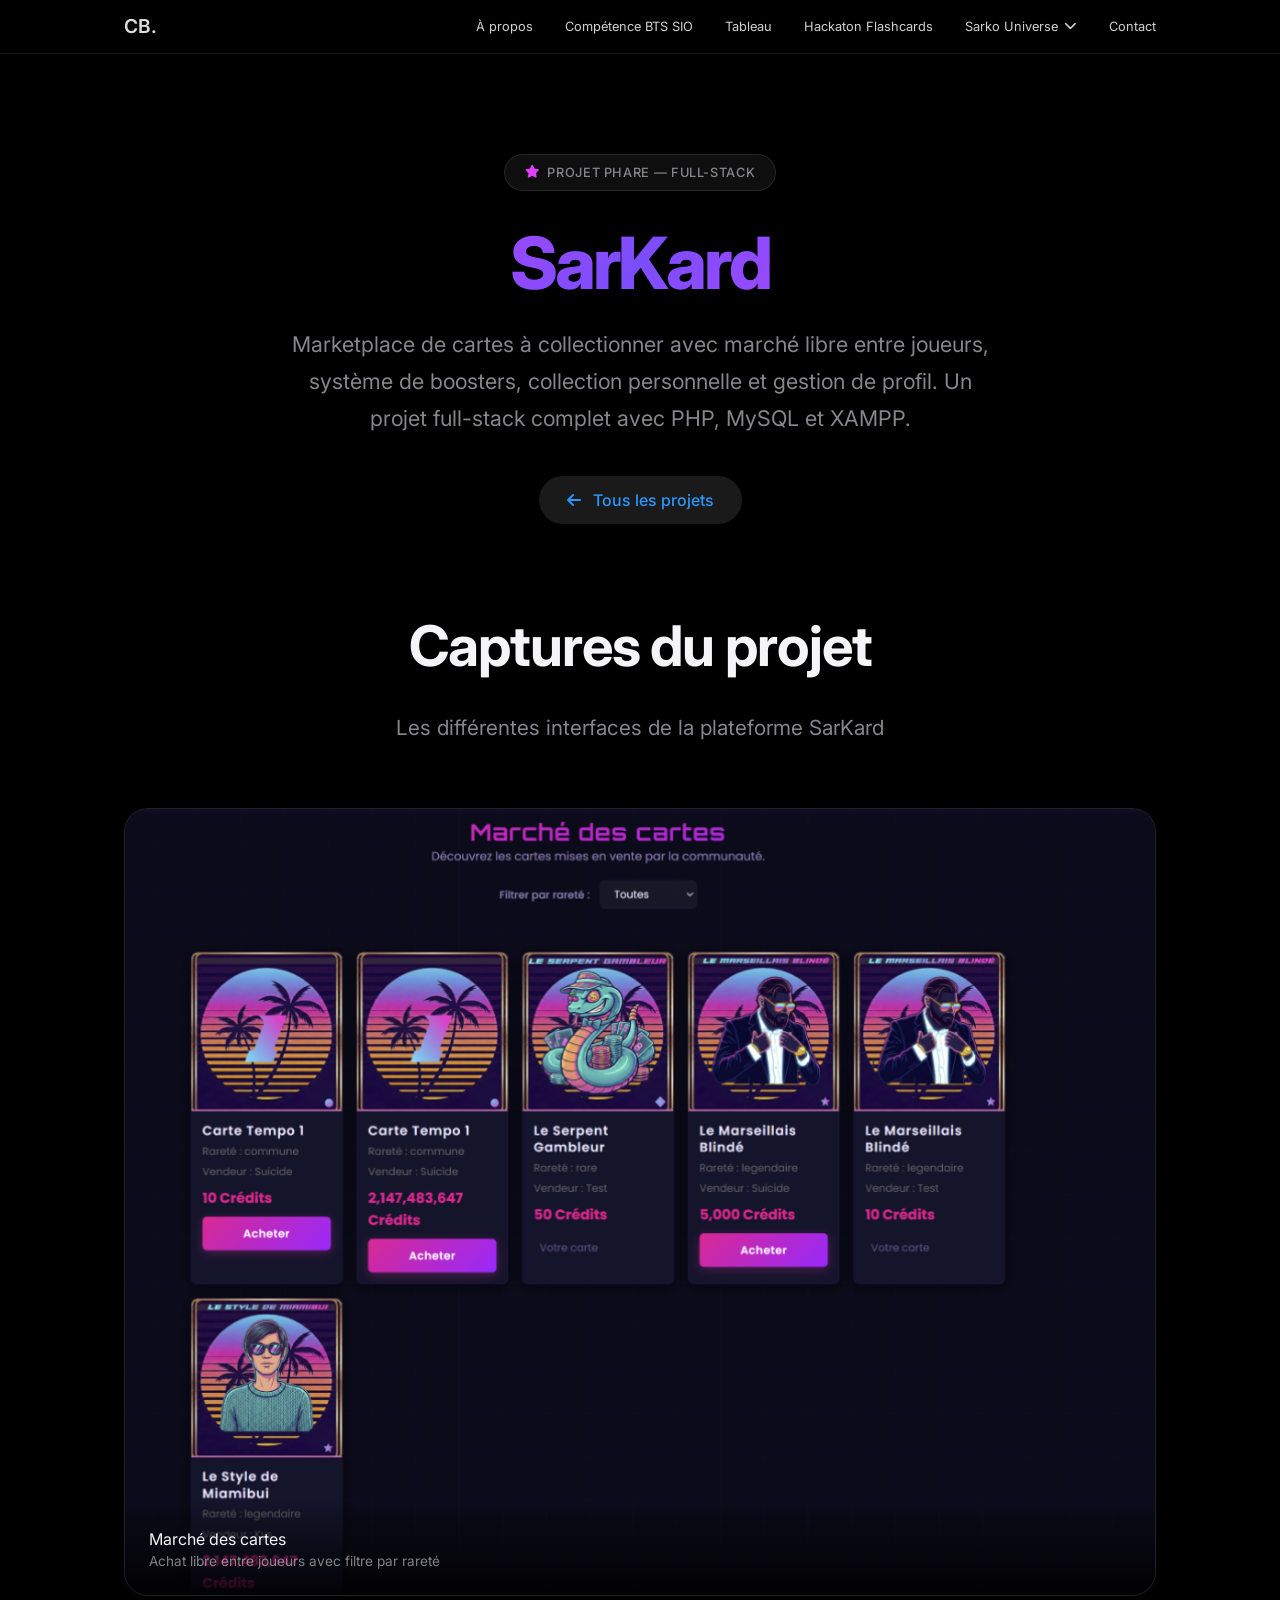
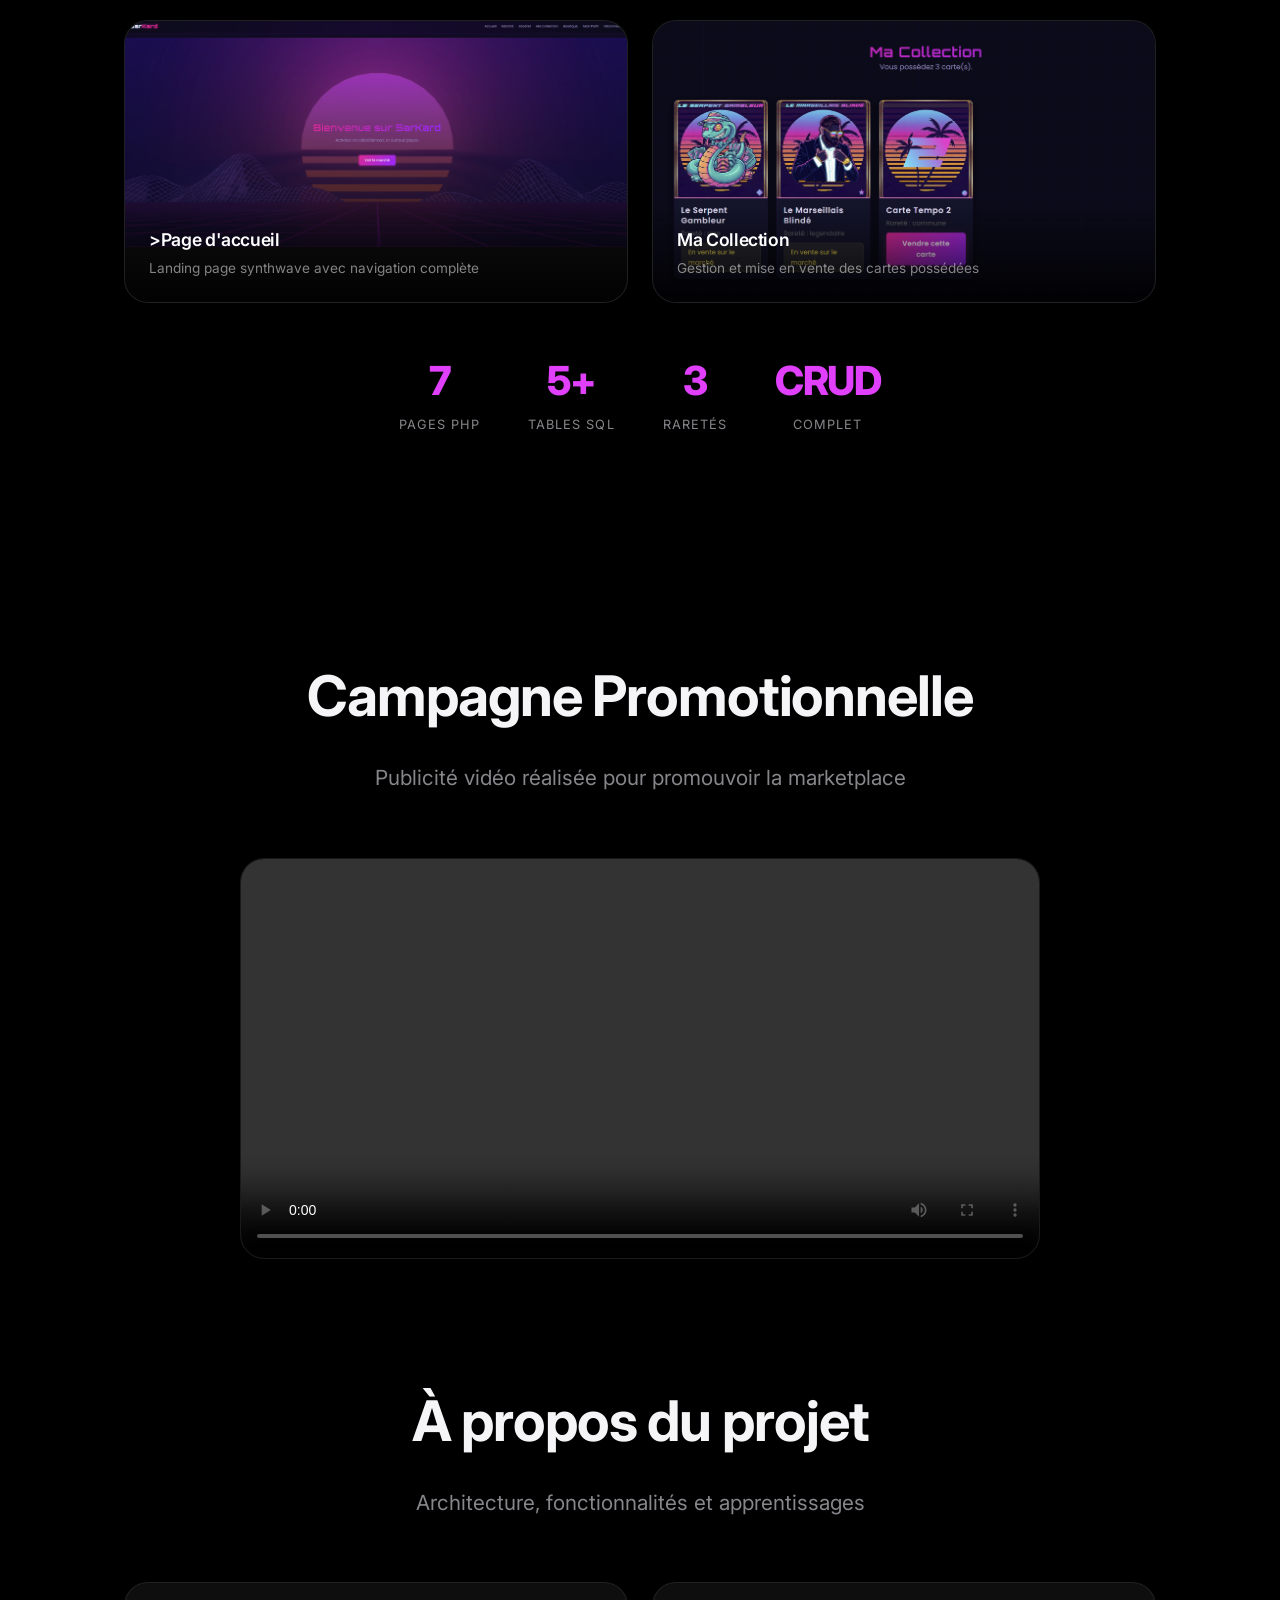
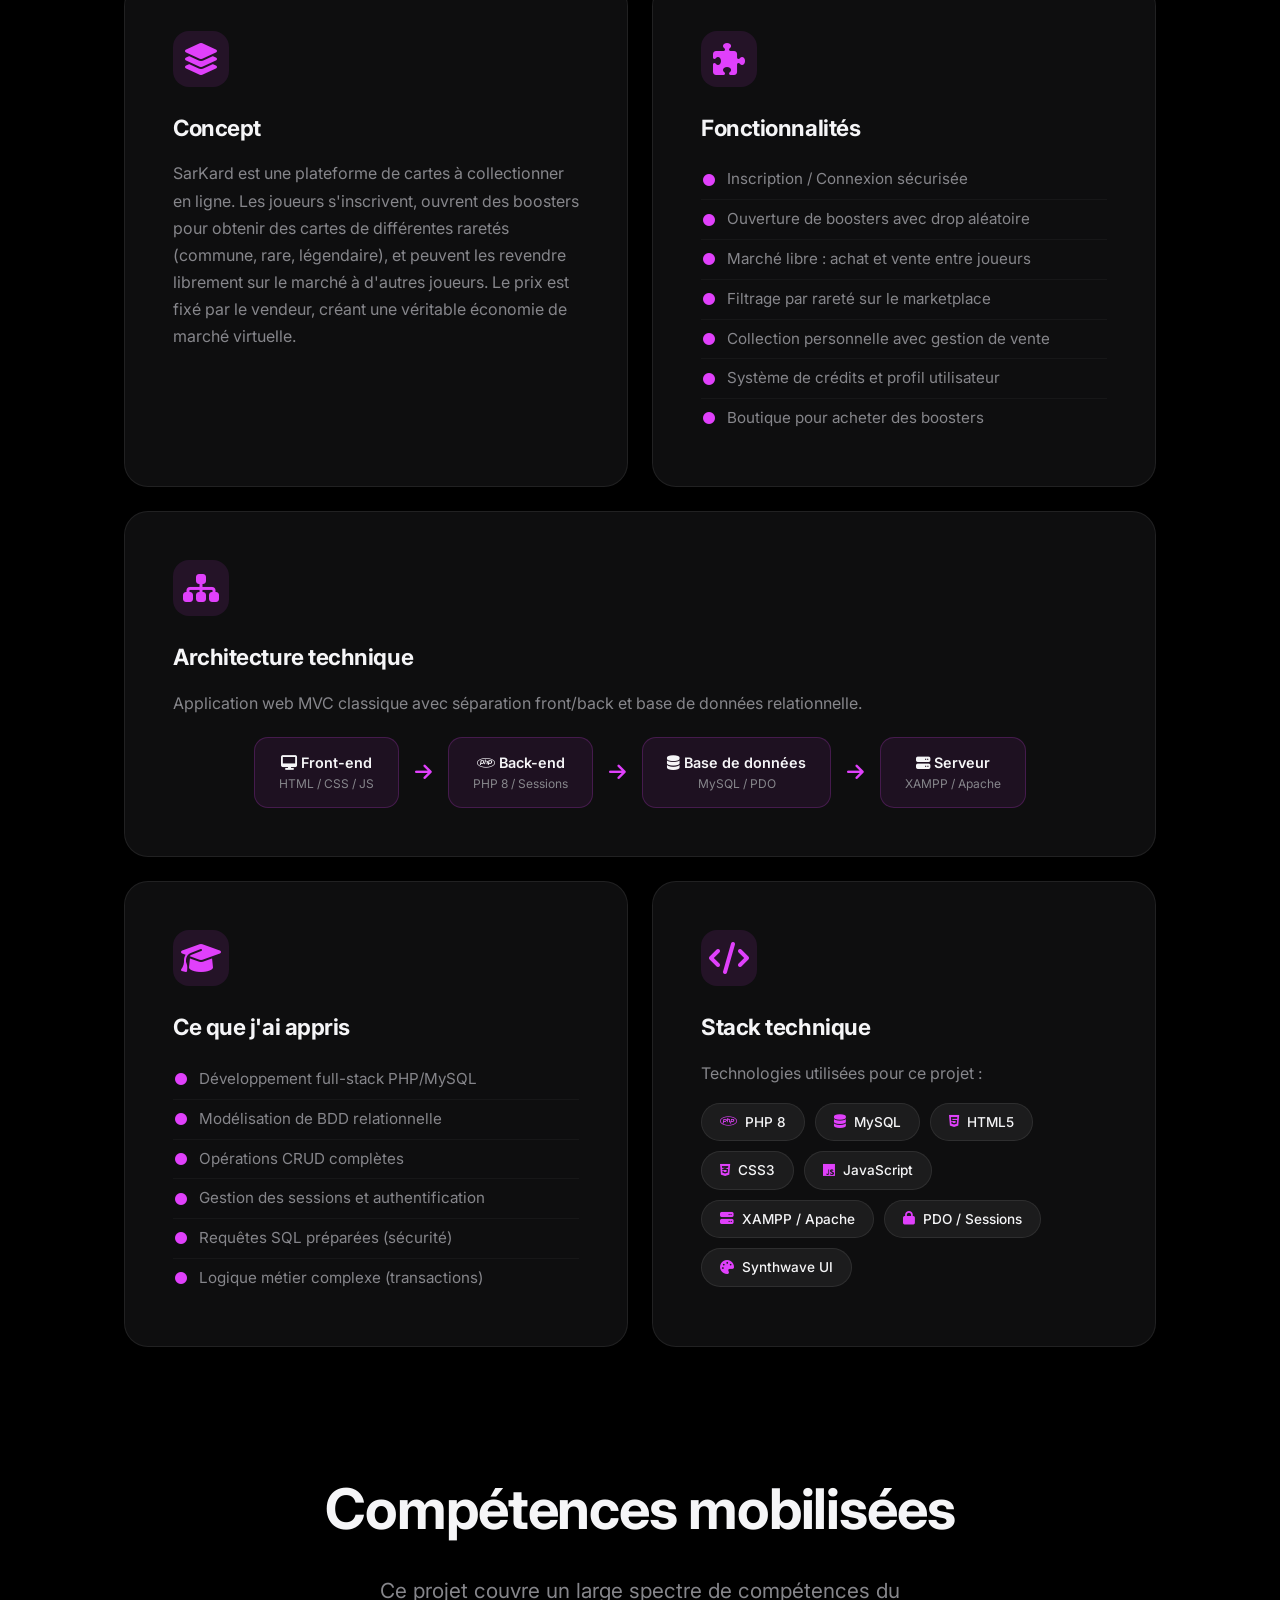
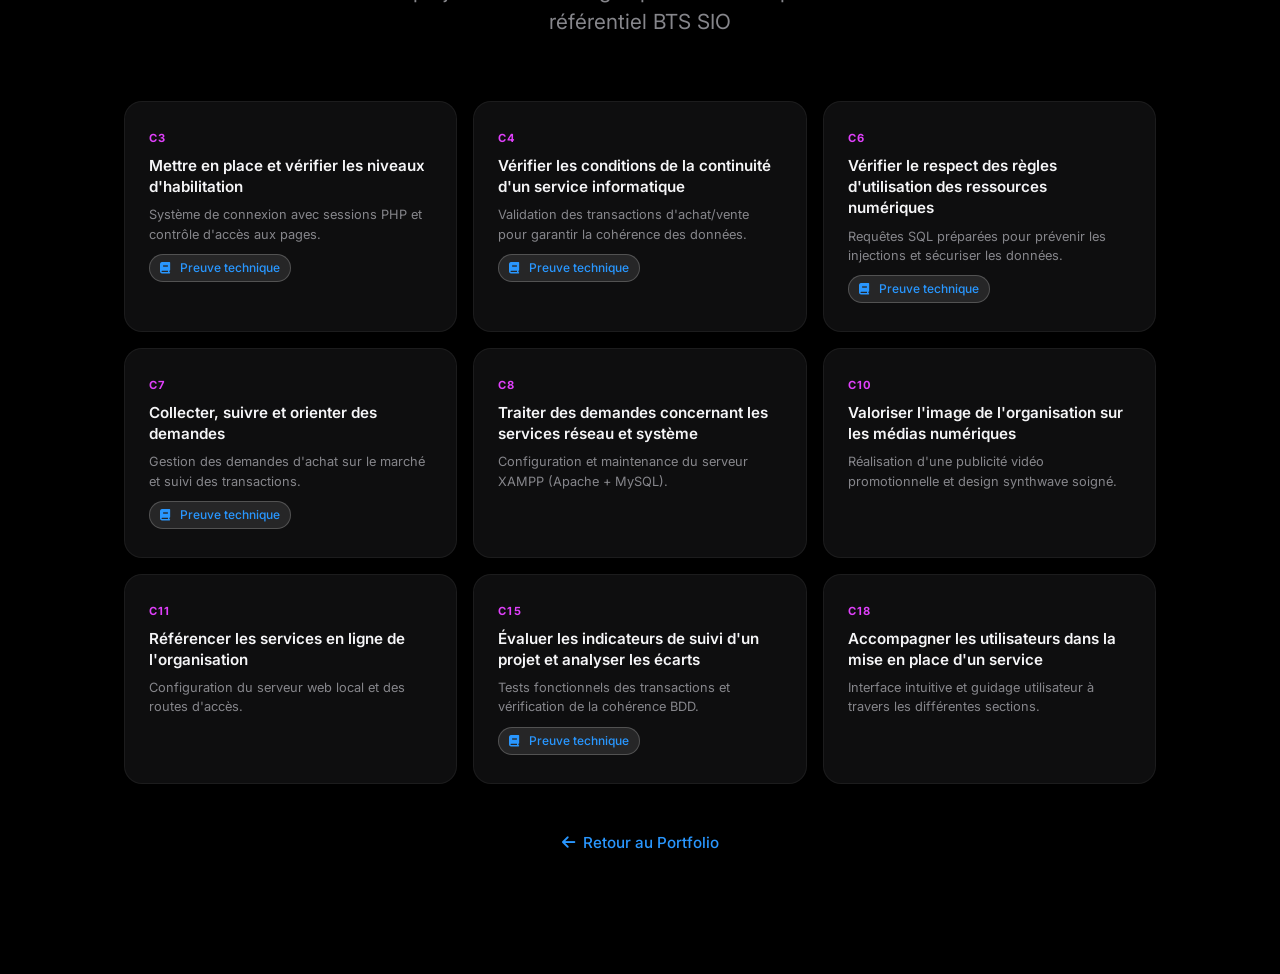
<file: Site/sarkard.html>
<!DOCTYPE html>
<html lang="fr">

<head>
    <meta charset="UTF-8">
    <meta name="viewport" content="width=device-width, initial-scale=1.0">
    <title>SarKard — CLOT Baptiste</title>
    <meta name="description"
        content="SarKard — Marketplace de cartes à collectionner avec système d'achat, vente et boosters. Développé en PHP/MySQL.">
    <link rel="preconnect" href="https://fonts.googleapis.com">
    <link rel="preconnect" href="https://fonts.gstatic.com" crossorigin>
    <link href="https://fonts.googleapis.com/css2?family=Inter:wght@400;500;600;700;800&display=swap" rel="stylesheet">
    <link rel="stylesheet" href="../assets/css/style.css">
    <link rel="stylesheet" href="../assets/css/animation.css">
    <link rel="stylesheet" href="https://cdnjs.cloudflare.com/ajax/libs/font-awesome/6.4.0/css/all.min.css">
    <style>
        :root {
            --accent-sk: #e040fb;
            --accent-sk-dim: rgba(224, 64, 251, 0.1);
            --accent-sk-hover: #f06fff;
            --accent-sk-gold: #ffd54f;
        }

        .project-hero {
            padding-top: calc(var(--navbar-height) + 100px);
            padding-bottom: 80px;
            text-align: center;
        }

        .project-hero .badge {
            display: inline-flex;
            align-items: center;
            gap: 8px;
            background: rgba(255, 255, 255, 0.06);
            border: 1px solid rgba(255, 255, 255, 0.1);
            padding: 8px 20px;
            border-radius: 980px;
            font-size: 0.8rem;
            color: var(--text-secondary);
            letter-spacing: 0.05em;
            text-transform: uppercase;
            font-weight: 500;
            margin-bottom: 32px;
        }

        .project-hero .badge i {
            color: var(--accent-sk);
        }

        .project-hero h1 {
            font-size: 4.5rem;
            font-weight: 800;
            letter-spacing: -0.04em;
            background: linear-gradient(135deg, #e040fb 0%, #7c4dff 50%, #e040fb 100%);
            background-clip: text;
            -webkit-background-clip: text;
            -webkit-text-fill-color: transparent;
            margin-bottom: 24px;
            line-height: 1.1;
        }

        .project-hero .hero-desc {
            font-size: 1.35rem;
            color: var(--text-secondary);
            max-width: 700px;
            margin: 0 auto 40px auto;
            line-height: 1.7;
        }

        .project-hero .hero-cta {
            display: flex;
            gap: 16px;
            justify-content: center;
            flex-wrap: wrap;
        }

        .btn-sk {
            background: linear-gradient(135deg, #e040fb, #9c27b0);
            color: #fff;
            font-weight: 600;
            border: none;
        }

        .btn-sk:hover {
            background: linear-gradient(135deg, #f06fff, #e040fb);
            transform: scale(1.03);
        }

        /* Showcase */
        .showcase-section {
            padding-top: 0;
            padding-bottom: 100px;
        }

        .showcase-grid {
            display: grid;
            grid-template-columns: 1fr;
            gap: 24px;
        }

        .showcase-row {
            display: grid;
            grid-template-columns: 1fr 1fr;
            gap: 24px;
        }

        .showcase-card {
            position: relative;
            border-radius: var(--radius-l);
            overflow: hidden;
            background: rgba(28, 28, 30, 0.5);
            backdrop-filter: blur(12px);
            border: 1px solid rgba(255, 255, 255, 0.08);
            transition: var(--transition);
        }

        .showcase-card:hover {
            border-color: rgba(224, 64, 251, 0.25);
            transform: translateY(-4px);
            box-shadow: 0 30px 60px rgba(0, 0, 0, 0.5);
        }

        .showcase-card img {
            width: 100%;
            height: auto;
            display: block;
        }

        .showcase-card .card-label {
            position: absolute;
            bottom: 0;
            left: 0;
            right: 0;
            padding: 24px;
            background: linear-gradient(transparent, rgba(0, 0, 0, 0.88));
        }

        .showcase-card .card-label h3 {
            font-size: 1.1rem;
            color: #fff;
            font-weight: 600;
            margin-bottom: 4px;
        }

        .showcase-card .card-label p {
            font-size: 0.85rem;
            color: rgba(255, 255, 255, 0.5);
        }

        /* Stats */
        .stats-bar {
            display: flex;
            justify-content: center;
            gap: 48px;
            margin-top: 48px;
            flex-wrap: wrap;
        }

        .stat-item {
            text-align: center;
        }

        .stat-item .stat-value {
            font-size: 2.5rem;
            font-weight: 800;
            color: var(--accent-sk);
            letter-spacing: -0.03em;
        }

        .stat-item .stat-label {
            font-size: 0.8rem;
            color: var(--text-secondary);
            text-transform: uppercase;
            letter-spacing: 0.08em;
            margin-top: 4px;
        }

        /* Info */
        .info-section {
            padding-top: 0;
            padding-bottom: 120px;
        }

        .info-grid {
            display: grid;
            grid-template-columns: 1fr 1fr;
            gap: 24px;
        }

        .info-card {
            background: rgba(28, 28, 30, 0.5);
            backdrop-filter: blur(12px);
            border: 1px solid rgba(255, 255, 255, 0.08);
            border-radius: var(--radius-l);
            padding: 48px;
            transition: var(--transition);
        }

        .info-card:hover {
            background: rgba(44, 44, 46, 0.5);
            transform: scale(1.01);
        }

        .info-card .info-icon {
            font-size: 2rem;
            margin-bottom: 24px;
            display: inline-flex;
            align-items: center;
            justify-content: center;
            width: 56px;
            height: 56px;
            border-radius: 16px;
            background: var(--accent-sk-dim);
            color: var(--accent-sk);
        }

        .info-card h3 {
            font-size: 1.4rem;
            margin-bottom: 16px;
            color: var(--text-primary);
        }

        .info-card p {
            color: var(--text-secondary);
            line-height: 1.7;
            font-size: 1rem;
        }

        .info-card ul {
            color: var(--text-secondary);
            margin-top: 12px;
        }

        .info-card ul li {
            padding: 8px 0;
            border-bottom: 1px solid rgba(255, 255, 255, 0.04);
            font-size: 0.95rem;
            display: flex;
            align-items: center;
            gap: 10px;
        }

        .info-card ul li:last-child {
            border-bottom: none;
        }

        .info-card ul li i {
            color: var(--accent-sk);
            font-size: 0.75rem;
            width: 16px;
            text-align: center;
        }

        .info-card.full-width {
            grid-column: 1 / -1;
        }

        /* Architecture diagram */
        .archi-flow {
            display: flex;
            align-items: center;
            justify-content: center;
            gap: 16px;
            flex-wrap: wrap;
            margin-top: 20px;
        }

        .archi-block {
            background: rgba(224, 64, 251, 0.08);
            border: 1px solid rgba(224, 64, 251, 0.2);
            padding: 14px 24px;
            border-radius: 14px;
            text-align: center;
            color: var(--text-primary);
            font-size: 0.9rem;
            font-weight: 600;
        }

        .archi-block small {
            display: block;
            font-weight: 400;
            color: var(--text-secondary);
            font-size: 0.75rem;
            margin-top: 2px;
        }

        .archi-arrow {
            color: var(--accent-sk);
            font-size: 1.2rem;
        }

        /* Tech badges */
        .tech-stack {
            display: flex;
            flex-wrap: wrap;
            gap: 10px;
            margin-top: 16px;
        }

        .tech-badge {
            background: rgba(255, 255, 255, 0.06);
            border: 1px solid rgba(255, 255, 255, 0.08);
            color: var(--text-primary);
            padding: 8px 18px;
            border-radius: 980px;
            font-size: 0.85rem;
            font-weight: 500;
            display: inline-flex;
            align-items: center;
            gap: 8px;
            transition: var(--transition);
        }

        .tech-badge:hover {
            background: rgba(255, 255, 255, 0.1);
            border-color: rgba(224, 64, 251, 0.3);
        }

        .tech-badge i {
            color: var(--accent-sk);
        }

        /* Competences */
        .competences-section {
            padding-top: 0;
            padding-bottom: 120px;
        }

        .competences-list {
            display: grid;
            grid-template-columns: repeat(3, 1fr);
            gap: 16px;
        }

        .comp-item {
            background: rgba(28, 28, 30, 0.5);
            backdrop-filter: blur(12px);
            border: 1px solid rgba(255, 255, 255, 0.06);
            border-radius: var(--radius-m);
            padding: 28px 24px;
            transition: var(--transition);
        }

        .comp-item:hover {
            background: rgba(44, 44, 46, 0.5);
            border-color: rgba(224, 64, 251, 0.2);
            transform: translateY(-2px);
        }

        .comp-item .comp-id {
            font-size: 0.7rem;
            font-weight: 700;
            color: var(--accent-sk);
            letter-spacing: 0.1em;
            text-transform: uppercase;
            margin-bottom: 8px;
        }

        .comp-item h4 {
            font-size: 0.95rem;
            color: var(--text-primary);
            font-weight: 600;
            line-height: 1.4;
        }

        .comp-item .comp-desc {
            font-size: 0.8rem;
            color: var(--text-secondary);
            margin-top: 8px;
            line-height: 1.5;
        }

        .back-link {
            display: inline-flex;
            align-items: center;
            gap: 8px;
            color: var(--accent-color);
            font-weight: 500;
            font-size: 0.95rem;
            margin-top: 48px;
            transition: var(--transition);
        }

        .back-link:hover {
            color: var(--accent-hover);
            transform: translateX(-4px);
        }

        @media (max-width: 900px) {
            .showcase-row {
                grid-template-columns: 1fr;
            }

            .info-grid {
                grid-template-columns: 1fr;
            }

            .competences-list {
                grid-template-columns: 1fr 1fr;
            }

            .project-hero h1 {
                font-size: 3rem;
            }
        }

        @media (max-width: 600px) {
            .competences-list {
                grid-template-columns: 1fr;
            }

            .project-hero h1 {
                font-size: 2.2rem;
            }

            .project-hero .hero-desc {
                font-size: 1.1rem;
            }

            .info-card {
                padding: 32px 24px;
            }

            .stat-item .stat-value {
                font-size: 2rem;
            }
        }
    </style>
</head>

<body>
    <!-- Header (chargé dynamiquement) -->
    <div id="header-placeholder"></div>
    <script src="/includes/include.js"></script>

    <!-- Hero -->
    <section class="project-hero">
        <div class="container">
            <div class="badge"><i class="fa-solid fa-star"></i> Projet Phare — Full-Stack</div>
            <h1>SarKard</h1>
            <p class="hero-desc">
                Marketplace de cartes à collectionner avec marché libre entre joueurs,
                système de boosters, collection personnelle et gestion de profil.
                Un projet full-stack complet avec PHP, MySQL et XAMPP.
            </p>
            <div class="hero-cta">
                <a href="../index.html#projects" class="btn btn-secondary">
                    <i class="fa-solid fa-arrow-left" style="margin-right: 8px;"></i> Tous les projets
                </a>
            </div>
        </div>
    </section>

    <!-- Showcase -->
    <section class="showcase-section section">
        <div class="container">
            <h2 class="section-title">Captures du projet</h2>
            <p class="section-subtitle">Les différentes interfaces de la plateforme SarKard</p>

            <div class="showcase-grid">
                <!-- Homepage full width -->
                <div class="showcase-card">
                    <img src="../assets/images/sarkard/homepage.png"
                        alt="Page d'accueil SarKard — Ambiance synthwave rétro-futuriste">
                    <div class="card-label">
                        <h3></h3>Marché des cartes</h3>
                        <p>Achat libre entre joueurs avec filtre par rareté</p>
                    </div>
                </div>

                <!-- Marketplace + Collection -->
                <div class="showcase-row">
                    <div class="showcase-card">
                        <img src="../assets/images/sarkard/marketplace.png"
                            alt="Marché des cartes — Achat et vente entre joueurs">
                        <div class="card-label">
                            <h3>>Page d'accueil</h3>
                            <p>Landing page synthwave avec navigation complète</p>
                        </div>
                    </div>
                    <div class="showcase-card">
                        <img src="../assets/images/sarkard/collection.png"
                            alt="Ma Collection — Gestion des cartes possédées">
                        <div class="card-label">
                            <h3>Ma Collection</h3>
                            <p>Gestion et mise en vente des cartes possédées</p>
                        </div>
                    </div>
                </div>
            </div>

            <div class="stats-bar">
                <div class="stat-item">
                    <div class="stat-value">7</div>
                    <div class="stat-label">Pages PHP</div>
                </div>
                <div class="stat-item">
                    <div class="stat-value">5+</div>
                    <div class="stat-label">Tables SQL</div>
                </div>
                <div class="stat-item">
                    <div class="stat-value">3</div>
                    <div class="stat-label">Raretés</div>
                </div>
                <div class="stat-item">
                    <div class="stat-value">CRUD</div>
                    <div class="stat-label">Complet</div>
                </div>
            </div>
        </div>
    </section>

    <!-- Campagne Promotionnelle -->
    <section class="video-section section">
        <div class="container">
            <h2 class="section-title">Campagne Promotionnelle</h2>
            <p class="section-subtitle">Publicité vidéo réalisée pour promouvoir la marketplace</p>
            <div style="max-width: 800px; margin: 0 auto; border-radius: var(--radius-l); overflow: hidden; border: 1px solid rgba(255,255,255,0.1); box-shadow: 0 20px 40px rgba(0,0,0,0.5);">
                <video controls width="100%" style="display: block;">
                    <source src="../assets/pub/Sarkard.mp4" type="video/mp4">
                    Votre navigateur ne supporte pas la balise vidéo.
                </video>
            </div>
        </div>
    </section>

    <!-- Project Info -->
    <section class="info-section section">
        <div class="container">
            <h2 class="section-title">À propos du projet</h2>
            <p class="section-subtitle">Architecture, fonctionnalités et apprentissages</p>

            <div class="info-grid">
                <!-- Concept -->
                <div class="info-card">
                    <div class="info-icon"><i class="fa-solid fa-layer-group"></i></div>
                    <h3>Concept</h3>
                    <p>
                        SarKard est une plateforme de cartes à collectionner en ligne.
                        Les joueurs s'inscrivent, ouvrent des boosters pour obtenir des cartes de
                        différentes raretés (commune, rare, légendaire), et peuvent les revendre
                        librement sur le marché à d'autres joueurs. Le prix est fixé par le vendeur,
                        créant une véritable économie de marché virtuelle.
                    </p>
                </div>

                <!-- Features -->
                <div class="info-card">
                    <div class="info-icon"><i class="fa-solid fa-puzzle-piece"></i></div>
                    <h3>Fonctionnalités</h3>
                    <ul>
                        <li><i class="fa-solid fa-circle"></i> Inscription / Connexion sécurisée</li>
                        <li><i class="fa-solid fa-circle"></i> Ouverture de boosters avec drop aléatoire</li>
                        <li><i class="fa-solid fa-circle"></i> Marché libre : achat et vente entre joueurs</li>
                        <li><i class="fa-solid fa-circle"></i> Filtrage par rareté sur le marketplace</li>
                        <li><i class="fa-solid fa-circle"></i> Collection personnelle avec gestion de vente</li>
                        <li><i class="fa-solid fa-circle"></i> Système de crédits et profil utilisateur</li>
                        <li><i class="fa-solid fa-circle"></i> Boutique pour acheter des boosters</li>
                    </ul>
                </div>

                <!-- Architecture (full width) -->
                <div class="info-card full-width">
                    <div class="info-icon"><i class="fa-solid fa-sitemap"></i></div>
                    <h3>Architecture technique</h3>
                    <p>Application web MVC classique avec séparation front/back et base de données relationnelle.</p>
                    <div class="archi-flow">
                        <div class="archi-block">
                            <i class="fa-solid fa-desktop"></i> Front-end
                            <small>HTML / CSS / JS</small>
                        </div>
                        <span class="archi-arrow"><i class="fa-solid fa-arrow-right"></i></span>
                        <div class="archi-block">
                            <i class="fa-brands fa-php"></i> Back-end
                            <small>PHP 8 / Sessions</small>
                        </div>
                        <span class="archi-arrow"><i class="fa-solid fa-arrow-right"></i></span>
                        <div class="archi-block">
                            <i class="fa-solid fa-database"></i> Base de données
                            <small>MySQL / PDO</small>
                        </div>
                        <span class="archi-arrow"><i class="fa-solid fa-arrow-right"></i></span>
                        <div class="archi-block">
                            <i class="fa-solid fa-server"></i> Serveur
                            <small>XAMPP / Apache</small>
                        </div>
                    </div>
                </div>

                <!-- What I learned -->
                <div class="info-card">
                    <div class="info-icon"><i class="fa-solid fa-graduation-cap"></i></div>
                    <h3>Ce que j'ai appris</h3>
                    <ul>
                        <li><i class="fa-solid fa-circle"></i> Développement full-stack PHP/MySQL</li>
                        <li><i class="fa-solid fa-circle"></i> Modélisation de BDD relationnelle</li>
                        <li><i class="fa-solid fa-circle"></i> Opérations CRUD complètes</li>
                        <li><i class="fa-solid fa-circle"></i> Gestion des sessions et authentification</li>
                        <li><i class="fa-solid fa-circle"></i> Requêtes SQL préparées (sécurité)</li>
                        <li><i class="fa-solid fa-circle"></i> Logique métier complexe (transactions)</li>
                    </ul>
                </div>

                <!-- Tech Stack -->
                <div class="info-card">
                    <div class="info-icon"><i class="fa-solid fa-code"></i></div>
                    <h3>Stack technique</h3>
                    <p>Technologies utilisées pour ce projet :</p>
                    <div class="tech-stack">
                        <span class="tech-badge"><i class="fa-brands fa-php"></i> PHP 8</span>
                        <span class="tech-badge"><i class="fa-solid fa-database"></i> MySQL</span>
                        <span class="tech-badge"><i class="fa-brands fa-html5"></i> HTML5</span>
                        <span class="tech-badge"><i class="fa-brands fa-css3-alt"></i> CSS3</span>
                        <span class="tech-badge"><i class="fa-brands fa-js"></i> JavaScript</span>
                        <span class="tech-badge"><i class="fa-solid fa-server"></i> XAMPP / Apache</span>
                        <span class="tech-badge"><i class="fa-solid fa-lock"></i> PDO / Sessions</span>
                        <span class="tech-badge"><i class="fa-solid fa-palette"></i> Synthwave UI</span>
                    </div>
                </div>
            </div>
        </div>
    </section>

    <!-- Competences -->
    <section class="competences-section section">
        <div class="container">
            <h2 class="section-title">Compétences mobilisées</h2>
            <p class="section-subtitle">Ce projet couvre un large spectre de compétences du référentiel BTS SIO</p>

            <div class="competences-list">
                <div class="comp-item">
                    <div class="comp-id">C3</div>
                    <h4>Mettre en place et vérifier les niveaux d'habilitation</h4>
                    <p class="comp-desc">Système de connexion avec sessions PHP et contrôle d'accès aux pages.</p>
                    <a href="glpi.html#sarkard-c3" class="btn btn-secondary" style="font-size: 0.75rem; padding: 4px 10px; margin-top: 10px; border: 1px solid rgba(255,255,255,0.2); display: inline-block;"><i class="fa-solid fa-book" style="margin-right: 6px;"></i> Preuve technique</a>
                </div>
                <div class="comp-item">
                    <div class="comp-id">C4</div>
                    <h4>Vérifier les conditions de la continuité d'un service informatique</h4>
                    <p class="comp-desc">Validation des transactions d'achat/vente pour garantir la cohérence des données.</p>
                    <a href="glpi.html#sarkard-c4" class="btn btn-secondary" style="font-size: 0.75rem; padding: 4px 10px; margin-top: 10px; border: 1px solid rgba(255,255,255,0.2); display: inline-block;"><i class="fa-solid fa-book" style="margin-right: 6px;"></i> Preuve technique</a>
                </div>
                <div class="comp-item">
                    <div class="comp-id">C6</div>
                    <h4>Vérifier le respect des règles d'utilisation des ressources numériques</h4>
                    <p class="comp-desc">Requêtes SQL préparées pour prévenir les injections et sécuriser les données.</p>
                    <a href="glpi.html#sarkard-c6" class="btn btn-secondary" style="font-size: 0.75rem; padding: 4px 10px; margin-top: 10px; border: 1px solid rgba(255,255,255,0.2); display: inline-block;"><i class="fa-solid fa-book" style="margin-right: 6px;"></i> Preuve technique</a>
                </div>
                <div class="comp-item">
                    <div class="comp-id">C7</div>
                    <h4>Collecter, suivre et orienter des demandes</h4>
                    <p class="comp-desc">Gestion des demandes d'achat sur le marché et suivi des transactions.</p>
                    <a href="glpi.html#sarkard-c7" class="btn btn-secondary" style="font-size: 0.75rem; padding: 4px 10px; margin-top: 10px; border: 1px solid rgba(255,255,255,0.2); display: inline-block;"><i class="fa-solid fa-book" style="margin-right: 6px;"></i> Preuve technique</a>
                </div>
                <div class="comp-item">
                    <div class="comp-id">C8</div>
                    <h4>Traiter des demandes concernant les services réseau et système</h4>
                    <p class="comp-desc">Configuration et maintenance du serveur XAMPP (Apache + MySQL).</p>
                </div>
                <div class="comp-item">
                    <div class="comp-id">C10</div>
                    <h4>Valoriser l'image de l'organisation sur les médias numériques</h4>
                    <p class="comp-desc">Réalisation d'une publicité vidéo promotionnelle et design synthwave soigné.</p>
                </div>
                <div class="comp-item">
                    <div class="comp-id">C11</div>
                    <h4>Référencer les services en ligne de l'organisation</h4>
                    <p class="comp-desc">Configuration du serveur web local et des routes d'accès.</p>
                </div>
                <div class="comp-item">
                    <div class="comp-id">C15</div>
                    <h4>Évaluer les indicateurs de suivi d'un projet et analyser les écarts</h4>
                    <p class="comp-desc">Tests fonctionnels des transactions et vérification de la cohérence BDD.</p>
                    <a href="glpi.html#sarkard-c15" class="btn btn-secondary" style="font-size: 0.75rem; padding: 4px 10px; margin-top: 10px; border: 1px solid rgba(255,255,255,0.2); display: inline-block;"><i class="fa-solid fa-book" style="margin-right: 6px;"></i> Preuve technique</a>
                </div>
                <div class="comp-item">
                    <div class="comp-id">C18</div>
                    <h4>Accompagner les utilisateurs dans la mise en place d'un service</h4>
                    <p class="comp-desc">Interface intuitive et guidage utilisateur à travers les différentes sections.
                    </p>
                </div>
            </div>

            <div style="text-align: center;">
                <a href="../index.html" class="back-link">
                    <i class="fa-solid fa-arrow-left"></i> Retour au Portfolio
                </a>
            </div>
        </div>
    </section>

    <!-- Footer (chargé dynamiquement) -->
    <div id="footer-placeholder"></div>

    <div class="ambient-light"></div>
    <script src="../assets/js/script.js"></script>
</body>

</html>
</file>
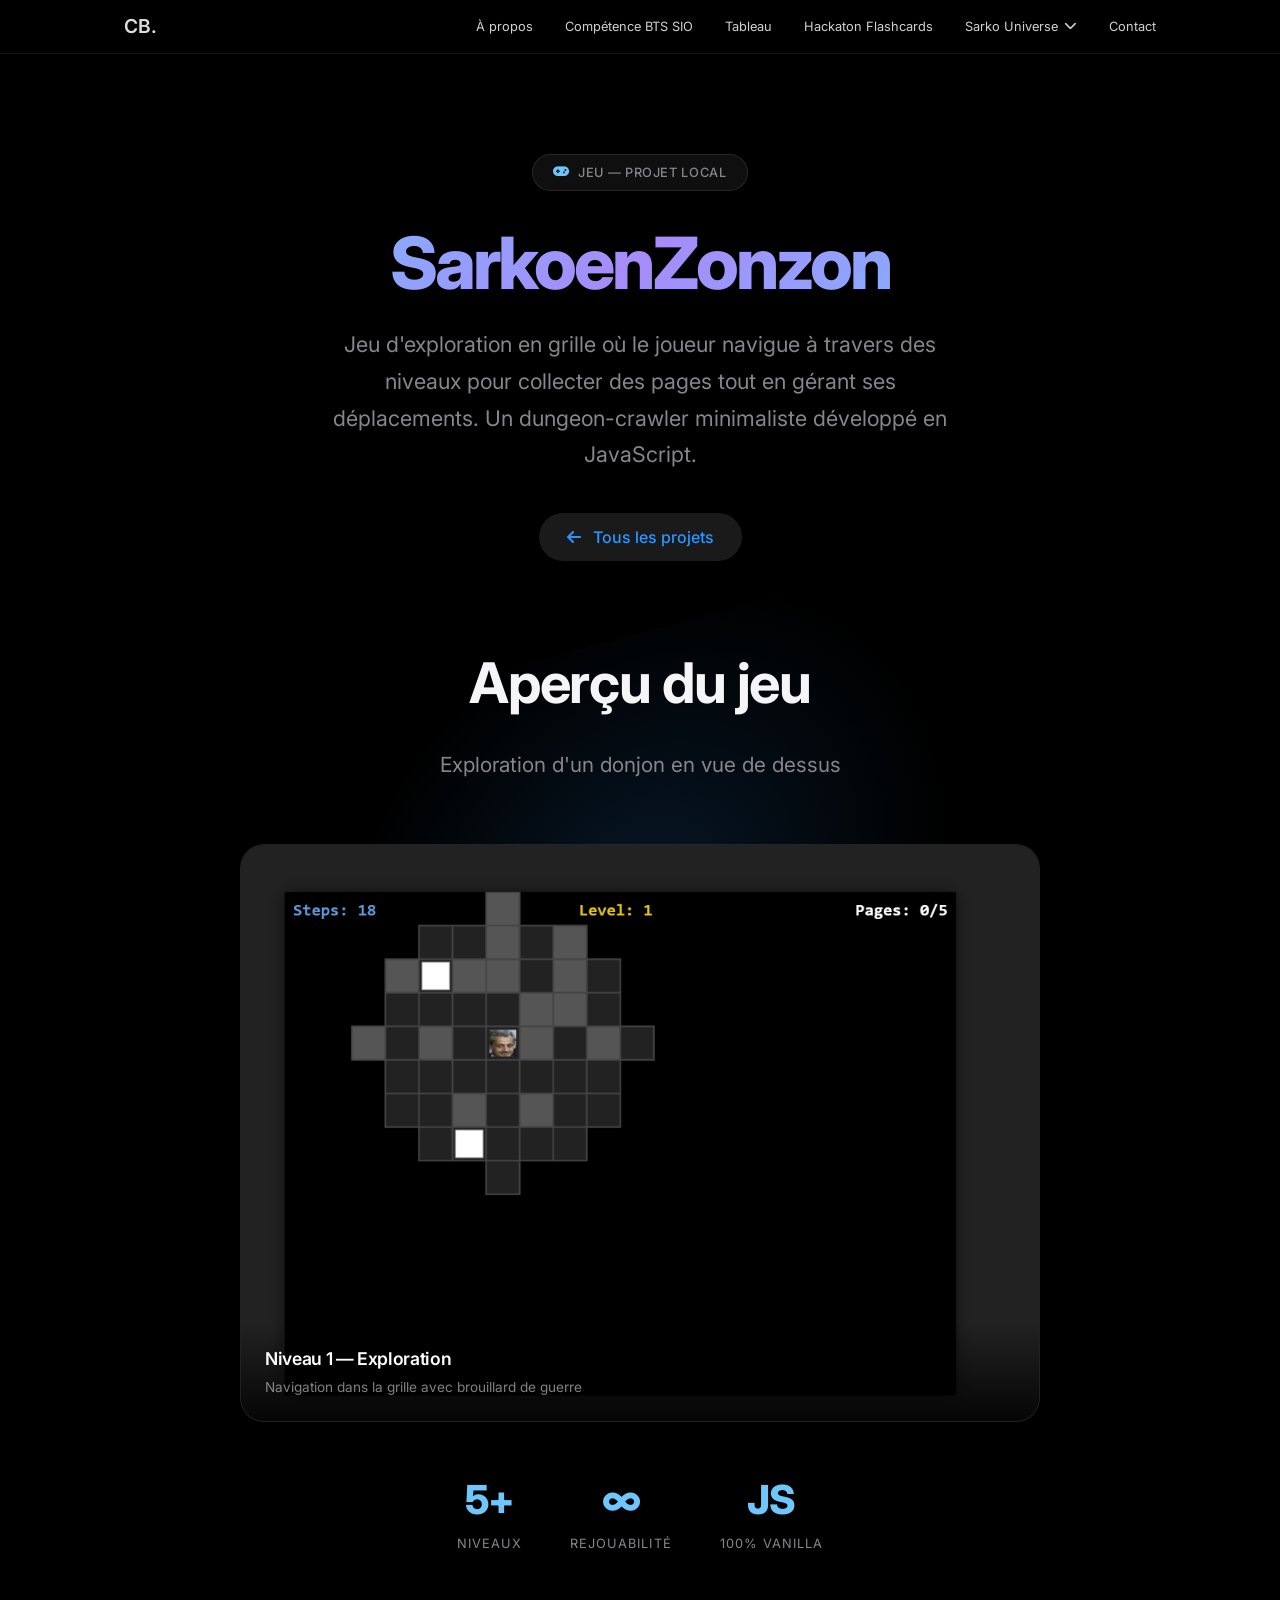
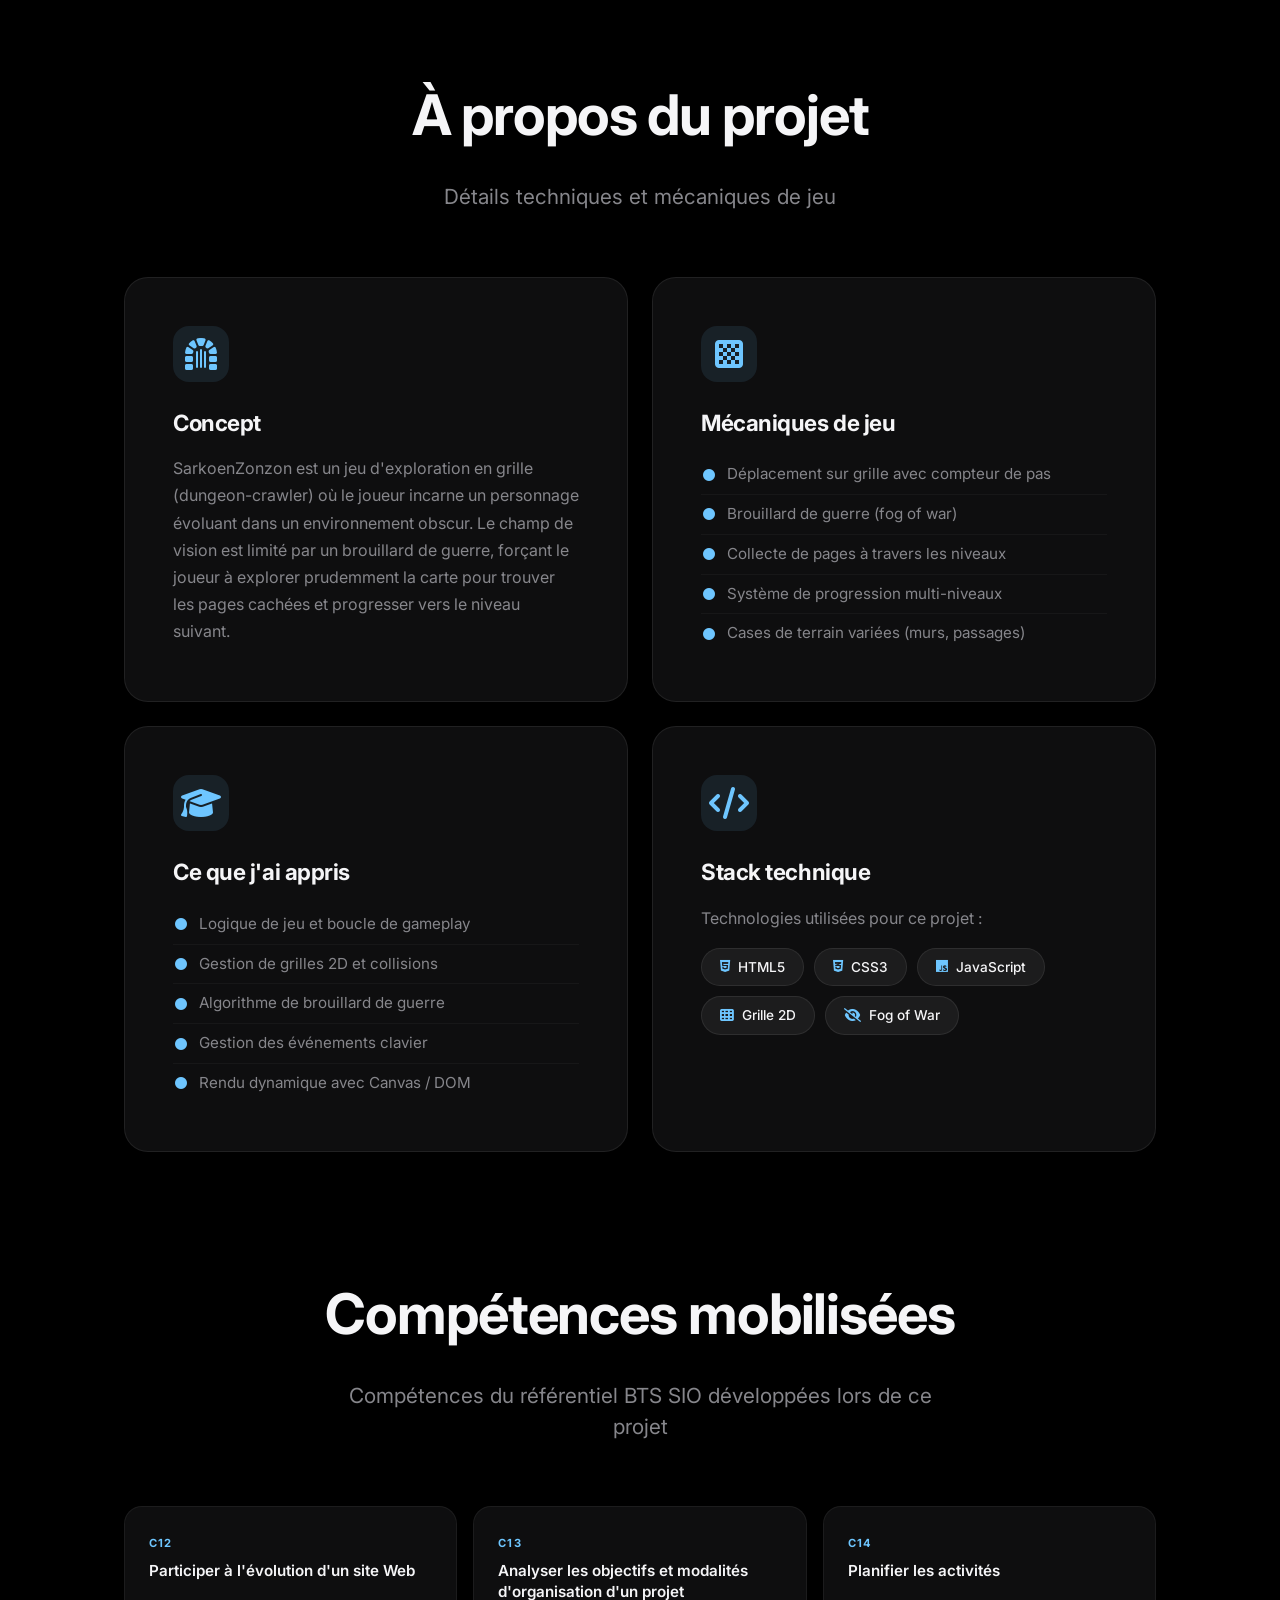
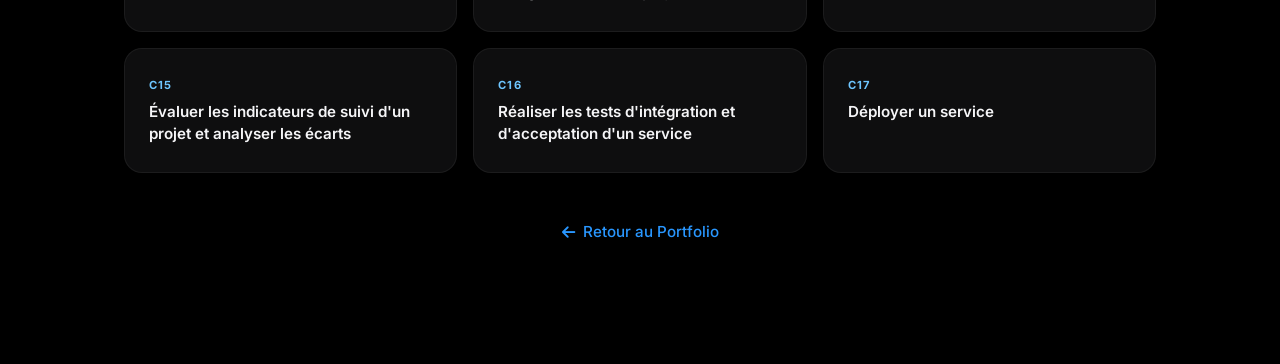
<file: Site/Sarkoenzonzon.html>
﻿<!DOCTYPE html>
<html lang="fr">

<head>
    <meta charset="UTF-8">
    <meta name="viewport" content="width=device-width, initial-scale=1.0">
    <title>SarkoenZonzon — CLOT Baptiste</title>
    <meta name="description"
        content="Présentation du projet SarkoenZonzon — Jeu d'exploration en grille développé en JavaScript.">
    <link rel="preconnect" href="https://fonts.googleapis.com">
    <link rel="preconnect" href="https://fonts.gstatic.com" crossorigin>
    <link href="https://fonts.googleapis.com/css2?family=Inter:wght@400;500;600;700;800&display=swap" rel="stylesheet">
    <link rel="stylesheet" href="../assets/css/style.css">
    <link rel="stylesheet" href="../assets/css/animation.css">
    <link rel="stylesheet" href="https://cdnjs.cloudflare.com/ajax/libs/font-awesome/6.4.0/css/all.min.css">
    <style>
        /* ============================
           SarkoenZonzon Project Page
           ============================ */

        /* --- Hero --- */
        .project-hero {
            padding-top: calc(var(--navbar-height) + 100px);
            padding-bottom: 80px;
            text-align: center;
        }

        .project-hero .badge {
            display: inline-flex;
            align-items: center;
            gap: 8px;
            background: rgba(255, 255, 255, 0.06);
            border: 1px solid rgba(255, 255, 255, 0.1);
            padding: 8px 20px;
            border-radius: 980px;
            font-size: 0.8rem;
            color: var(--text-secondary);
            letter-spacing: 0.05em;
            text-transform: uppercase;
            font-weight: 500;
            margin-bottom: 32px;
        }

        .project-hero .badge i {
            color: #6ec6ff;
        }

        .project-hero h1 {
            font-size: 4.5rem;
            font-weight: 800;
            letter-spacing: -0.04em;
            background: linear-gradient(135deg, #6ec6ff 0%, #a78bfa 50%, #6ec6ff 100%);
            background-clip: text;
            -webkit-background-clip: text;
            -webkit-text-fill-color: transparent;
            margin-bottom: 24px;
            line-height: 1.1;
        }

        .project-hero .hero-desc {
            font-size: 1.35rem;
            color: var(--text-secondary);
            max-width: 640px;
            margin: 0 auto 40px auto;
            line-height: 1.7;
            font-weight: 400;
        }

        .project-hero .hero-cta {
            display: flex;
            gap: 16px;
            justify-content: center;
            flex-wrap: wrap;
        }

        .project-hero .btn-game {
            background: linear-gradient(135deg, #6ec6ff, #4a9edd);
            color: #000;
            font-weight: 600;
            border: none;
        }

        .project-hero .btn-game:hover {
            background: linear-gradient(135deg, #a0daff, #6ec6ff);
            transform: scale(1.03);
        }

        /* --- Showcase --- */
        .showcase-section {
            padding-top: 0;
            padding-bottom: 120px;
        }

        .showcase-frame {
            max-width: 800px;
            margin: 0 auto;
            position: relative;
            border-radius: var(--radius-l);
            overflow: hidden;
            background: rgba(28, 28, 30, 0.5);
            backdrop-filter: blur(12px);
            border: 1px solid rgba(255, 255, 255, 0.08);
            transition: var(--transition);
        }

        .showcase-frame:hover {
            border-color: rgba(110, 198, 255, 0.25);
            transform: translateY(-4px);
            box-shadow: 0 30px 60px rgba(0, 0, 0, 0.5);
        }

        .showcase-frame img {
            width: 100%;
            height: auto;
            display: block;
        }

        .showcase-frame .frame-label {
            position: absolute;
            bottom: 0;
            left: 0;
            right: 0;
            padding: 24px;
            background: linear-gradient(transparent, rgba(0, 0, 0, 0.85));
        }

        .showcase-frame .frame-label h3 {
            font-size: 1.1rem;
            color: #fff;
            font-weight: 600;
            margin-bottom: 4px;
        }

        .showcase-frame .frame-label p {
            font-size: 0.85rem;
            color: rgba(255, 255, 255, 0.5);
        }

        /* --- Gameplay Stats Bar --- */
        .stats-bar {
            display: flex;
            justify-content: center;
            gap: 48px;
            margin-top: 48px;
            flex-wrap: wrap;
        }

        .stat-item {
            text-align: center;
        }

        .stat-item .stat-value {
            font-size: 2.5rem;
            font-weight: 800;
            color: #6ec6ff;
            letter-spacing: -0.03em;
        }

        .stat-item .stat-label {
            font-size: 0.8rem;
            color: var(--text-secondary);
            text-transform: uppercase;
            letter-spacing: 0.08em;
            margin-top: 4px;
        }

        /* --- Info Section --- */
        .info-section {
            padding-top: 0;
            padding-bottom: 120px;
        }

        .info-grid {
            display: grid;
            grid-template-columns: 1fr 1fr;
            gap: 24px;
        }

        .info-card {
            background: rgba(28, 28, 30, 0.5);
            backdrop-filter: blur(12px);
            border: 1px solid rgba(255, 255, 255, 0.08);
            border-radius: var(--radius-l);
            padding: 48px;
            transition: var(--transition);
        }

        .info-card:hover {
            background: rgba(44, 44, 46, 0.5);
            transform: scale(1.01);
        }

        .info-card .info-icon {
            font-size: 2rem;
            margin-bottom: 24px;
            display: inline-flex;
            align-items: center;
            justify-content: center;
            width: 56px;
            height: 56px;
            border-radius: 16px;
            background: rgba(110, 198, 255, 0.1);
            color: #6ec6ff;
        }

        .info-card h3 {
            font-size: 1.4rem;
            margin-bottom: 16px;
            color: var(--text-primary);
        }

        .info-card p {
            color: var(--text-secondary);
            line-height: 1.7;
            font-size: 1rem;
        }

        .info-card ul {
            color: var(--text-secondary);
            margin-top: 12px;
        }

        .info-card ul li {
            padding: 8px 0;
            border-bottom: 1px solid rgba(255, 255, 255, 0.04);
            font-size: 0.95rem;
            display: flex;
            align-items: center;
            gap: 10px;
        }

        .info-card ul li:last-child {
            border-bottom: none;
        }

        .info-card ul li i {
            color: #6ec6ff;
            font-size: 0.75rem;
            width: 16px;
            text-align: center;
        }

        /* --- Tech Stack Badges --- */
        .tech-stack {
            display: flex;
            flex-wrap: wrap;
            gap: 10px;
            margin-top: 16px;
        }

        .tech-badge {
            background: rgba(255, 255, 255, 0.06);
            border: 1px solid rgba(255, 255, 255, 0.08);
            color: var(--text-primary);
            padding: 8px 18px;
            border-radius: 980px;
            font-size: 0.85rem;
            font-weight: 500;
            display: inline-flex;
            align-items: center;
            gap: 8px;
            transition: var(--transition);
        }

        .tech-badge:hover {
            background: rgba(255, 255, 255, 0.1);
            border-color: rgba(110, 198, 255, 0.3);
        }

        .tech-badge i {
            color: #6ec6ff;
        }

        /* --- Competences Section --- */
        .competences-section {
            padding-top: 0;
            padding-bottom: 120px;
        }

        .competences-list {
            display: grid;
            grid-template-columns: repeat(3, 1fr);
            gap: 16px;
        }

        .comp-item {
            background: rgba(28, 28, 30, 0.5);
            backdrop-filter: blur(12px);
            border: 1px solid rgba(255, 255, 255, 0.06);
            border-radius: var(--radius-m);
            padding: 28px 24px;
            transition: var(--transition);
        }

        .comp-item:hover {
            background: rgba(44, 44, 46, 0.5);
            border-color: rgba(110, 198, 255, 0.2);
            transform: translateY(-2px);
        }

        .comp-item .comp-id {
            font-size: 0.7rem;
            font-weight: 700;
            color: #6ec6ff;
            letter-spacing: 0.1em;
            text-transform: uppercase;
            margin-bottom: 8px;
        }

        .comp-item h4 {
            font-size: 0.95rem;
            color: var(--text-primary);
            font-weight: 600;
            line-height: 1.4;
        }

        /* --- Back link --- */
        .back-link {
            display: inline-flex;
            align-items: center;
            gap: 8px;
            color: var(--accent-color);
            font-weight: 500;
            font-size: 0.95rem;
            margin-top: 48px;
            transition: var(--transition);
        }

        .back-link:hover {
            color: var(--accent-hover);
            transform: translateX(-4px);
        }

        /* --- Responsive --- */
        @media (max-width: 900px) {
            .info-grid {
                grid-template-columns: 1fr;
            }

            .competences-list {
                grid-template-columns: 1fr 1fr;
            }

            .project-hero h1 {
                font-size: 3rem;
            }

            .stats-bar {
                gap: 32px;
            }
        }

        @media (max-width: 600px) {
            .competences-list {
                grid-template-columns: 1fr;
            }

            .project-hero h1 {
                font-size: 2.2rem;
            }

            .project-hero .hero-desc {
                font-size: 1.1rem;
            }

            .info-card {
                padding: 32px 24px;
            }

            .stats-bar {
                gap: 24px;
            }

            .stat-item .stat-value {
                font-size: 2rem;
            }
        }
    </style>
</head>

<body>
    <!-- Header (chargé dynamiquement) -->
    <div id="header-placeholder"></div>
    <script src="/includes/include.js"></script>

    <!-- Hero -->
    <section class="project-hero">
        <div class="container">
            <div class="badge"><i class="fa-solid fa-gamepad"></i> Jeu — Projet Local</div>
            <h1>SarkoenZonzon</h1>
            <p class="hero-desc">
                Jeu d'exploration en grille où le joueur navigue à travers des niveaux
                pour collecter des pages tout en gérant ses déplacements. Un dungeon-crawler
                minimaliste développé en JavaScript.
            </p>
            <div class="hero-cta">
                <a href="../index.html#projects" class="btn btn-secondary">
                    <i class="fa-solid fa-arrow-left" style="margin-right: 8px;"></i> Tous les projets
                </a>
            </div>
        </div>
    </section>

    <!-- Showcase -->
    <section class="showcase-section section">
        <div class="container">
            <h2 class="section-title">Aperçu du jeu</h2>
            <p class="section-subtitle">Exploration d'un donjon en vue de dessus</p>

            <div class="showcase-frame" id="showcase-gameplay">
                <img src="../assets/images/sarkoenzonzon/gameplay.png"
                    alt="Gameplay SarkoenZonzon — Exploration de la grille niveau 1">
                <div class="frame-label">
                    <h3>Niveau 1 — Exploration</h3>
                    <p>Navigation dans la grille avec brouillard de guerre</p>
                </div>
            </div>

            <!-- Stats bar -->
            <div class="stats-bar">
                <div class="stat-item">
                    <div class="stat-value">5+</div>
                    <div class="stat-label">Niveaux</div>
                </div>
                <div class="stat-item">
                    <div class="stat-value">∞</div>
                    <div class="stat-label">Rejouabilité</div>
                </div>
                <div class="stat-item">
                    <div class="stat-value">JS</div>
                    <div class="stat-label">100% Vanilla</div>
                </div>
            </div>
        </div>
    </section>

    <!-- Project Info -->
    <section class="info-section section">
        <div class="container">
            <h2 class="section-title">À propos du projet</h2>
            <p class="section-subtitle">Détails techniques et mécaniques de jeu</p>

            <div class="info-grid">
                <!-- Description -->
                <div class="info-card">
                    <div class="info-icon"><i class="fa-solid fa-dungeon"></i></div>
                    <h3>Concept</h3>
                    <p>
                        SarkoenZonzon est un jeu d'exploration en grille (dungeon-crawler) où le joueur
                        incarne un personnage évoluant dans un environnement obscur. Le champ de vision
                        est limité par un brouillard de guerre, forçant le joueur à explorer
                        prudemment la carte pour trouver les pages cachées et progresser vers le niveau suivant.
                    </p>
                </div>

                <!-- Gameplay mechanics -->
                <div class="info-card">
                    <div class="info-icon"><i class="fa-solid fa-chess-board"></i></div>
                    <h3>Mécaniques de jeu</h3>
                    <ul>
                        <li><i class="fa-solid fa-circle"></i> Déplacement sur grille avec compteur de pas</li>
                        <li><i class="fa-solid fa-circle"></i> Brouillard de guerre (fog of war)</li>
                        <li><i class="fa-solid fa-circle"></i> Collecte de pages à travers les niveaux</li>
                        <li><i class="fa-solid fa-circle"></i> Système de progression multi-niveaux</li>
                        <li><i class="fa-solid fa-circle"></i> Cases de terrain variées (murs, passages)</li>
                    </ul>
                </div>

                <!-- What I learned -->
                <div class="info-card">
                    <div class="info-icon"><i class="fa-solid fa-graduation-cap"></i></div>
                    <h3>Ce que j'ai appris</h3>
                    <ul>
                        <li><i class="fa-solid fa-circle"></i> Logique de jeu et boucle de gameplay</li>
                        <li><i class="fa-solid fa-circle"></i> Gestion de grilles 2D et collisions</li>
                        <li><i class="fa-solid fa-circle"></i> Algorithme de brouillard de guerre</li>
                        <li><i class="fa-solid fa-circle"></i> Gestion des événements clavier</li>
                        <li><i class="fa-solid fa-circle"></i> Rendu dynamique avec Canvas / DOM</li>
                    </ul>
                </div>

                <!-- Tech Stack -->
                <div class="info-card">
                    <div class="info-icon"><i class="fa-solid fa-code"></i></div>
                    <h3>Stack technique</h3>
                    <p>Technologies utilisées pour ce projet :</p>
                    <div class="tech-stack">
                        <span class="tech-badge"><i class="fa-brands fa-html5"></i> HTML5</span>
                        <span class="tech-badge"><i class="fa-brands fa-css3-alt"></i> CSS3</span>
                        <span class="tech-badge"><i class="fa-brands fa-js"></i> JavaScript</span>
                        <span class="tech-badge"><i class="fa-solid fa-table-cells"></i> Grille 2D</span>
                        <span class="tech-badge"><i class="fa-solid fa-eye-slash"></i> Fog of War</span>
                    </div>
                </div>
            </div>
        </div>
    </section>

    <!-- Competences -->
    <section class="competences-section section">
        <div class="container">
            <h2 class="section-title">Compétences mobilisées</h2>
            <p class="section-subtitle">Compétences du référentiel BTS SIO développées lors de ce projet</p>

            <div class="competences-list">
                <div class="comp-item">
                    <div class="comp-id">C12</div>
                    <h4>Participer à l'évolution d'un site Web</h4>
                </div>
                <div class="comp-item">
                    <div class="comp-id">C13</div>
                    <h4>Analyser les objectifs et modalités d'organisation d'un projet</h4>
                </div>
                <div class="comp-item">
                    <div class="comp-id">C14</div>
                    <h4>Planifier les activités</h4>
                </div>
                <div class="comp-item">
                    <div class="comp-id">C15</div>
                    <h4>Évaluer les indicateurs de suivi d'un projet et analyser les écarts</h4>
                </div>
                <div class="comp-item">
                    <div class="comp-id">C16</div>
                    <h4>Réaliser les tests d'intégration et d'acceptation d'un service</h4>
                </div>
                <div class="comp-item">
                    <div class="comp-id">C17</div>
                    <h4>Déployer un service</h4>
                </div>
            </div>

            <!-- Back to portfolio -->
            <div style="text-align: center;">
                <a href="../index.html" class="back-link">
                    <i class="fa-solid fa-arrow-left"></i> Retour au Portfolio
                </a>
            </div>
        </div>
    </section>

    <!-- Footer (chargé dynamiquement) -->
    <div id="footer-placeholder"></div>

    <!-- Ambient Light Background -->
    <div class="ambient-light"></div>

    <script src="../assets/js/script.js"></script>
</body>

</html>
</file>
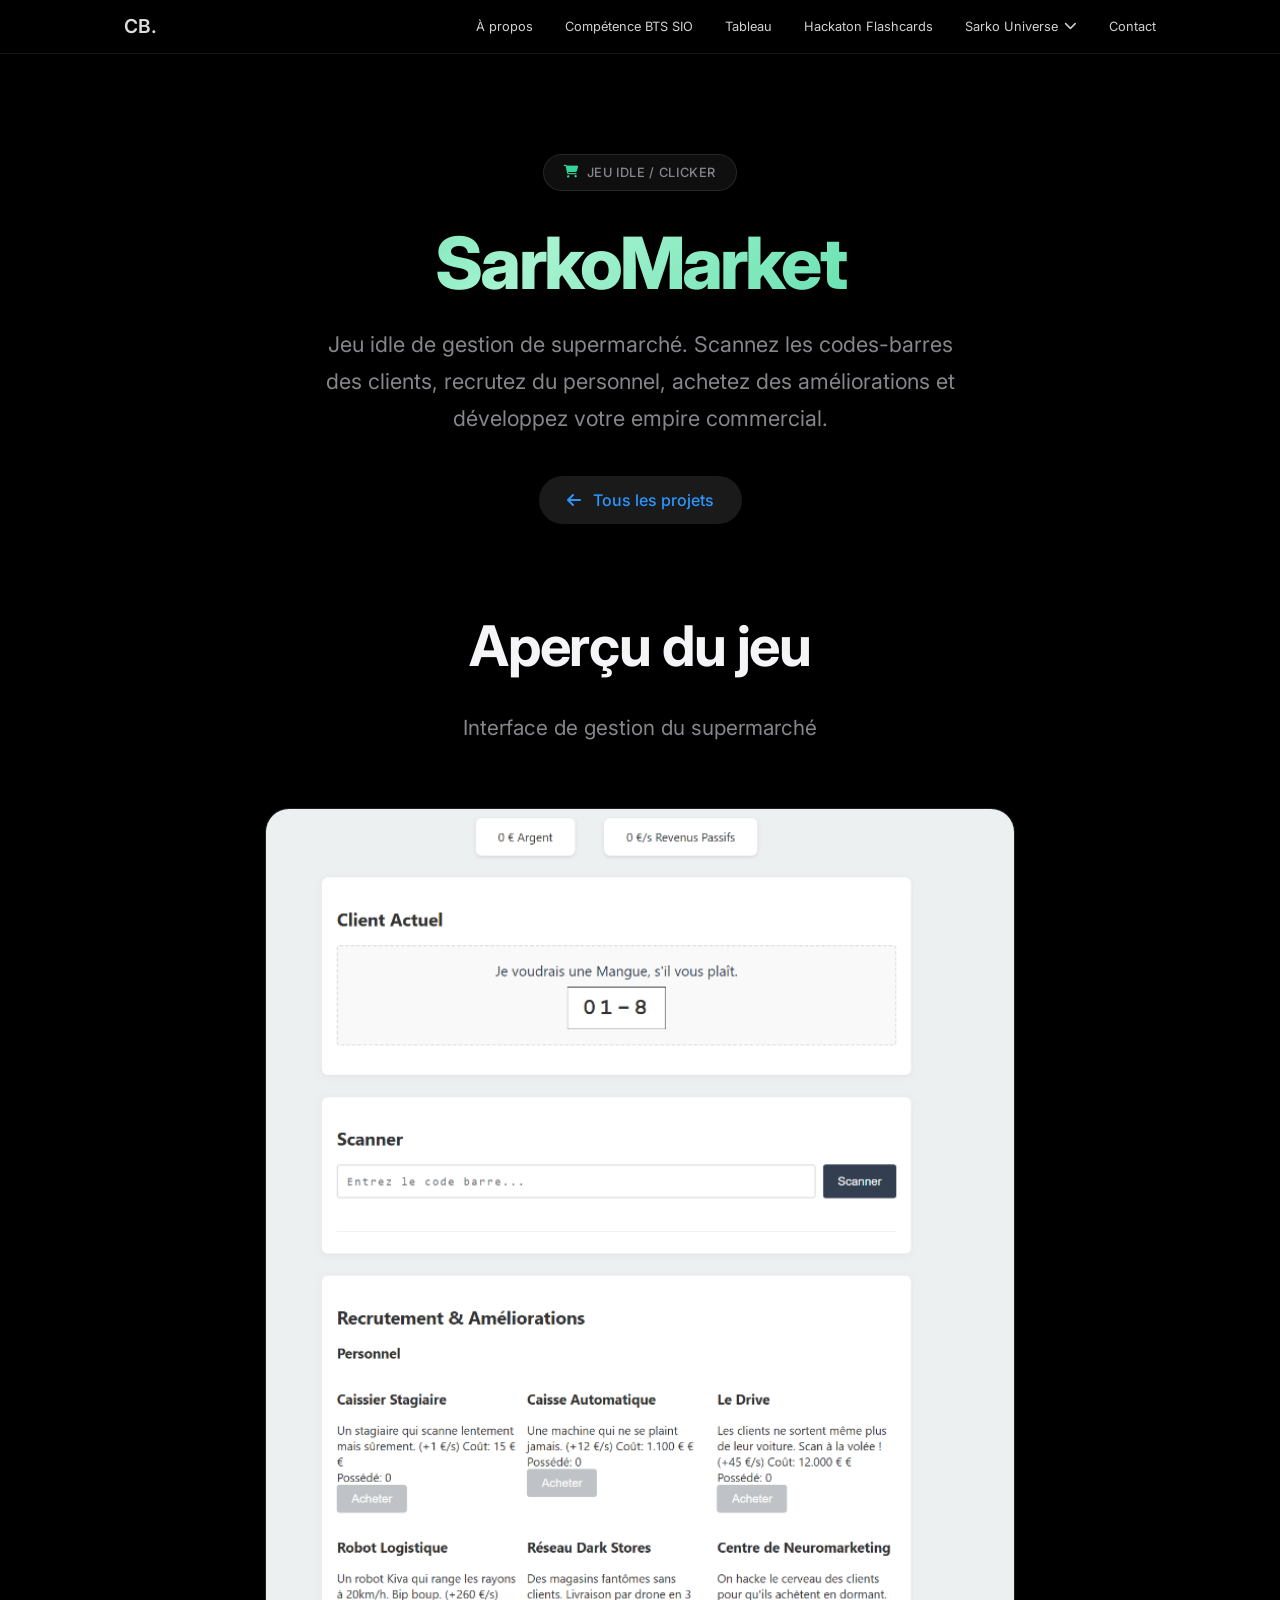
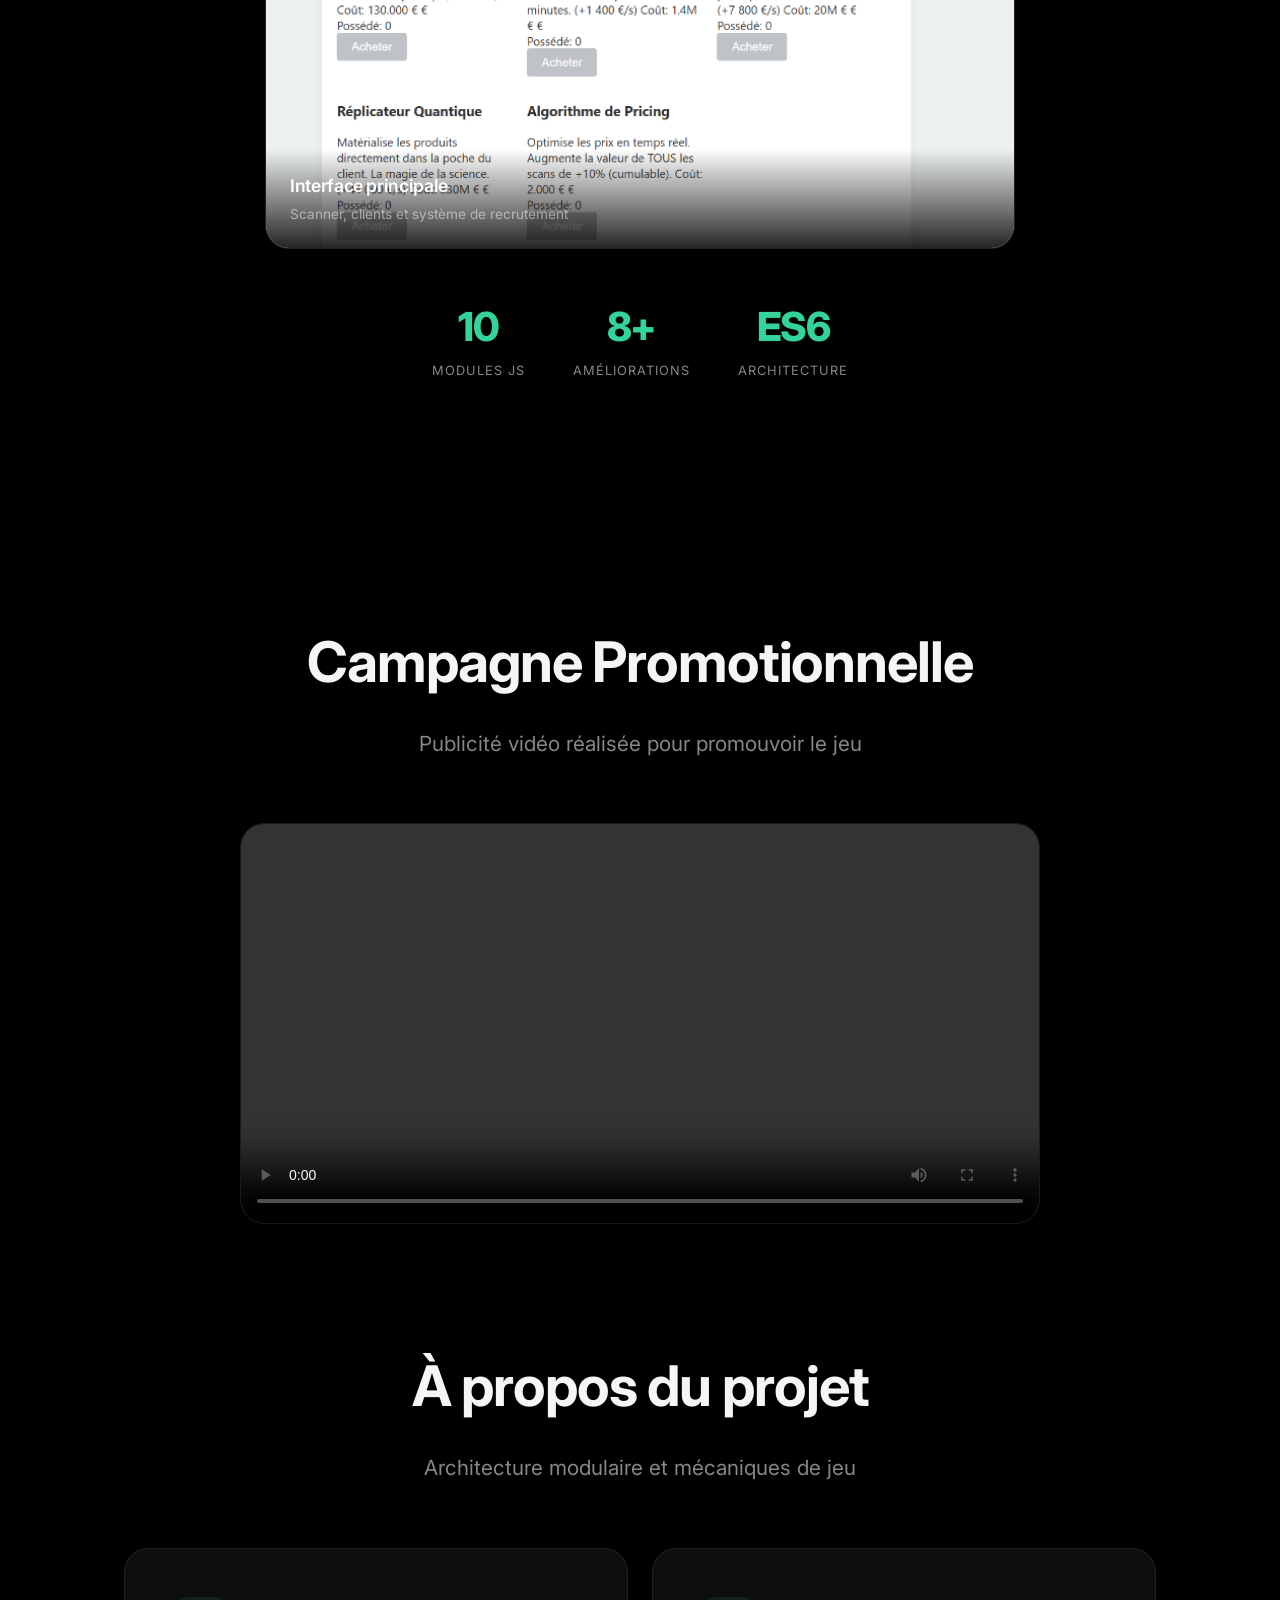
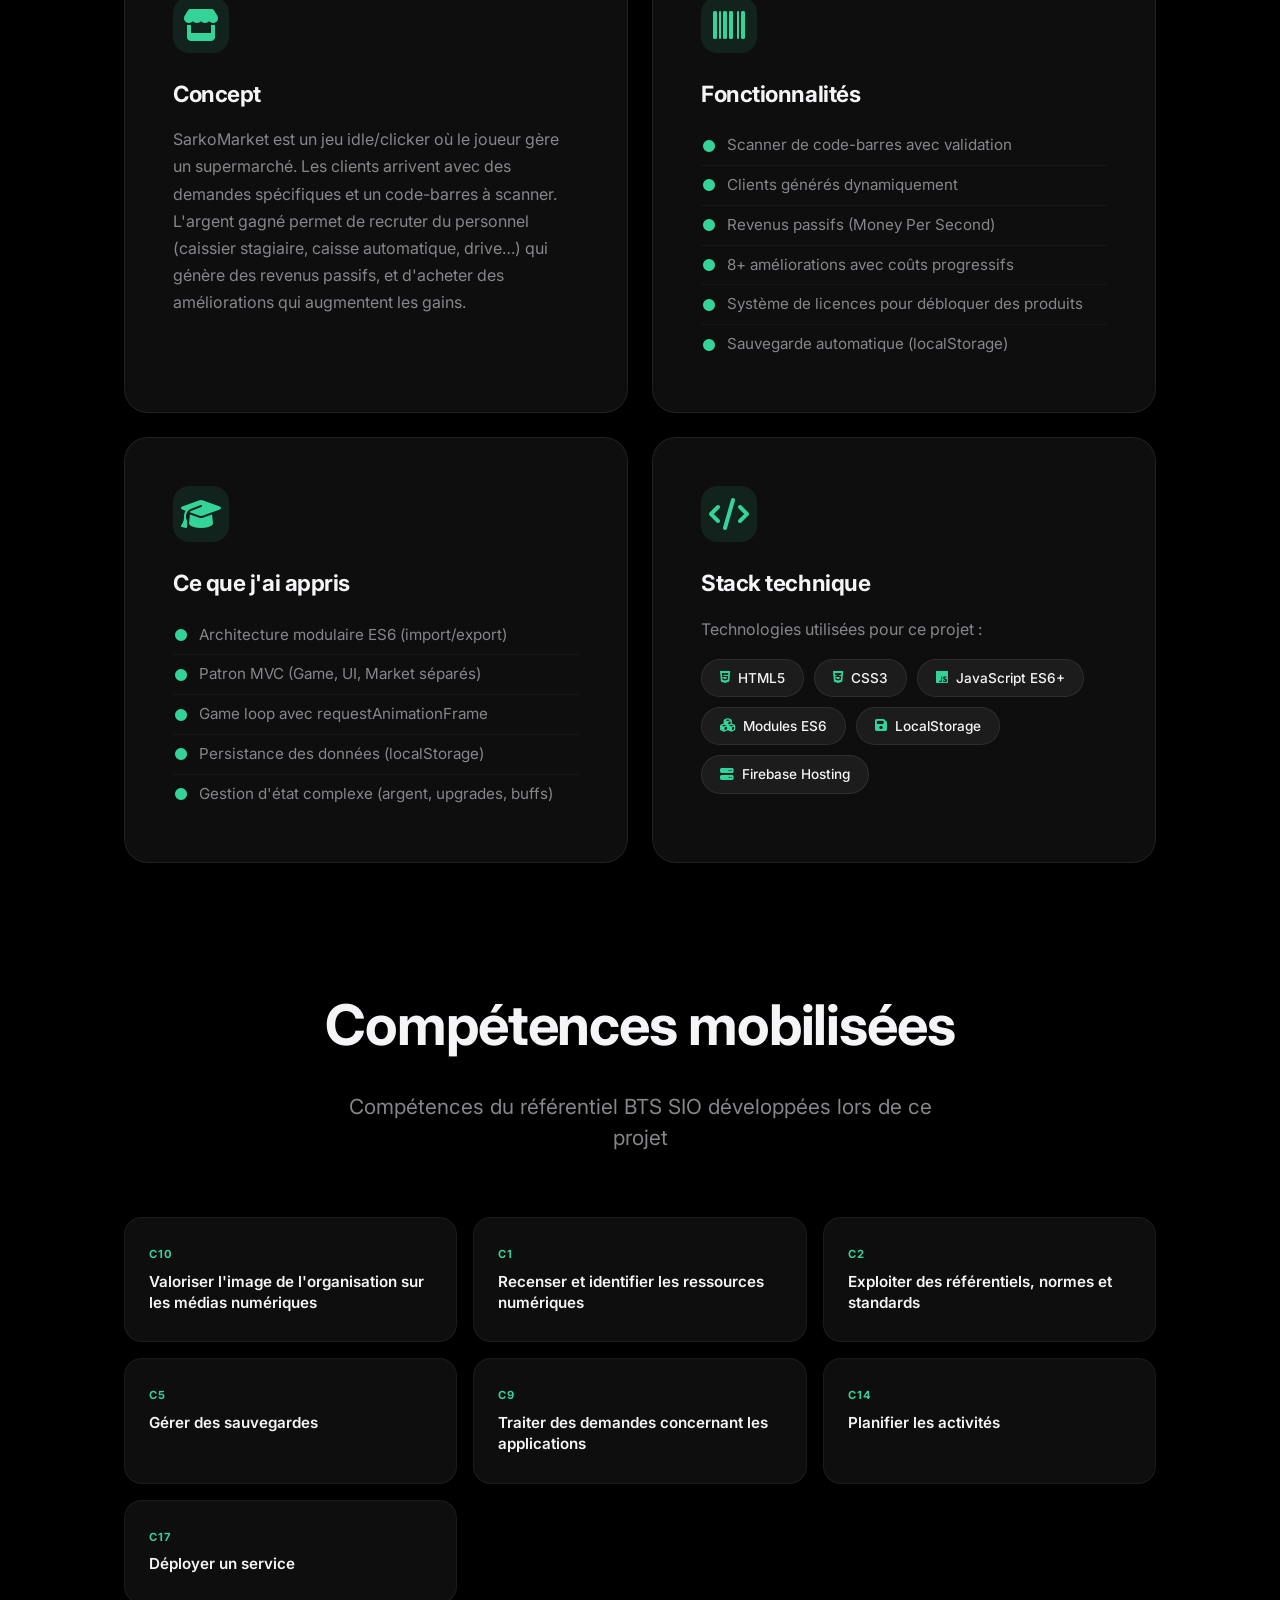
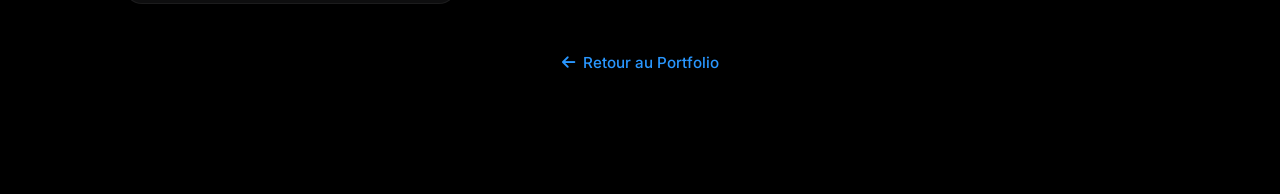
<file: Site/sarkomarket.html>
<!DOCTYPE html>
<html lang="fr">

<head>
    <meta charset="UTF-8">
    <meta name="viewport" content="width=device-width, initial-scale=1.0">
    <title>SarkoMarket — CLOT Baptiste</title>
    <meta name="description"
        content="Présentation du projet SarkoMarket — Jeu idle/clicker de gestion de supermarché développé en JavaScript.">
    <link rel="preconnect" href="https://fonts.googleapis.com">
    <link rel="preconnect" href="https://fonts.gstatic.com" crossorigin>
    <link href="https://fonts.googleapis.com/css2?family=Inter:wght@400;500;600;700;800&display=swap" rel="stylesheet">
    <link rel="stylesheet" href="../assets/css/style.css">
    <link rel="stylesheet" href="../assets/css/animation.css">
    <link rel="stylesheet" href="https://cdnjs.cloudflare.com/ajax/libs/font-awesome/6.4.0/css/all.min.css">
    <style>
        /* ============================
           SarkoMarket Project Page
           ============================ */

        :root {
            --accent-market: #34d399;
            --accent-market-dim: rgba(52, 211, 153, 0.1);
            --accent-market-hover: #6ee7b7;
        }

        /* --- Hero --- */
        .project-hero {
            padding-top: calc(var(--navbar-height) + 100px);
            padding-bottom: 80px;
            text-align: center;
        }

        .project-hero .badge {
            display: inline-flex;
            align-items: center;
            gap: 8px;
            background: rgba(255, 255, 255, 0.06);
            border: 1px solid rgba(255, 255, 255, 0.1);
            padding: 8px 20px;
            border-radius: 980px;
            font-size: 0.8rem;
            color: var(--text-secondary);
            letter-spacing: 0.05em;
            text-transform: uppercase;
            font-weight: 500;
            margin-bottom: 32px;
        }

        .project-hero .badge i {
            color: var(--accent-market);
        }

        .project-hero h1 {
            font-size: 4.5rem;
            font-weight: 800;
            letter-spacing: -0.04em;
            background: linear-gradient(135deg, #34d399 0%, #a7f3d0 40%, #34d399 100%);
            background-clip: text;
            -webkit-background-clip: text;
            -webkit-text-fill-color: transparent;
            margin-bottom: 24px;
            line-height: 1.1;
        }

        .project-hero .hero-desc {
            font-size: 1.35rem;
            color: var(--text-secondary);
            max-width: 660px;
            margin: 0 auto 40px auto;
            line-height: 1.7;
            font-weight: 400;
        }

        .project-hero .hero-cta {
            display: flex;
            gap: 16px;
            justify-content: center;
            flex-wrap: wrap;
        }

        .project-hero .btn-market {
            background: linear-gradient(135deg, #34d399, #059669);
            color: #000;
            font-weight: 600;
            border: none;
        }

        .project-hero .btn-market:hover {
            background: linear-gradient(135deg, #6ee7b7, #34d399);
            transform: scale(1.03);
        }

        /* --- Showcase --- */
        .showcase-section {
            padding-top: 0;
            padding-bottom: 120px;
        }

        .showcase-frame {
            max-width: 750px;
            margin: 0 auto;
            position: relative;
            border-radius: var(--radius-l);
            overflow: hidden;
            background: rgba(28, 28, 30, 0.5);
            backdrop-filter: blur(12px);
            border: 1px solid rgba(255, 255, 255, 0.08);
            transition: var(--transition);
        }

        .showcase-frame:hover {
            border-color: rgba(52, 211, 153, 0.25);
            transform: translateY(-4px);
            box-shadow: 0 30px 60px rgba(0, 0, 0, 0.5);
        }

        .showcase-frame img {
            width: 100%;
            height: auto;
            display: block;
        }

        .showcase-frame .frame-label {
            position: absolute;
            bottom: 0;
            left: 0;
            right: 0;
            padding: 24px;
            background: linear-gradient(transparent, rgba(0, 0, 0, 0.85));
        }

        .showcase-frame .frame-label h3 {
            font-size: 1.1rem;
            color: #fff;
            font-weight: 600;
            margin-bottom: 4px;
        }

        .showcase-frame .frame-label p {
            font-size: 0.85rem;
            color: rgba(255, 255, 255, 0.5);
        }

        /* --- Stats Bar --- */
        .stats-bar {
            display: flex;
            justify-content: center;
            gap: 48px;
            margin-top: 48px;
            flex-wrap: wrap;
        }

        .stat-item {
            text-align: center;
        }

        .stat-item .stat-value {
            font-size: 2.5rem;
            font-weight: 800;
            color: var(--accent-market);
            letter-spacing: -0.03em;
        }

        .stat-item .stat-label {
            font-size: 0.8rem;
            color: var(--text-secondary);
            text-transform: uppercase;
            letter-spacing: 0.08em;
            margin-top: 4px;
        }

        /* --- Info Section --- */
        .info-section {
            padding-top: 0;
            padding-bottom: 120px;
        }

        .info-grid {
            display: grid;
            grid-template-columns: 1fr 1fr;
            gap: 24px;
        }

        .info-card {
            background: rgba(28, 28, 30, 0.5);
            backdrop-filter: blur(12px);
            border: 1px solid rgba(255, 255, 255, 0.08);
            border-radius: var(--radius-l);
            padding: 48px;
            transition: var(--transition);
        }

        .info-card:hover {
            background: rgba(44, 44, 46, 0.5);
            transform: scale(1.01);
        }

        .info-card .info-icon {
            font-size: 2rem;
            margin-bottom: 24px;
            display: inline-flex;
            align-items: center;
            justify-content: center;
            width: 56px;
            height: 56px;
            border-radius: 16px;
            background: var(--accent-market-dim);
            color: var(--accent-market);
        }

        .info-card h3 {
            font-size: 1.4rem;
            margin-bottom: 16px;
            color: var(--text-primary);
        }

        .info-card p {
            color: var(--text-secondary);
            line-height: 1.7;
            font-size: 1rem;
        }

        .info-card ul {
            color: var(--text-secondary);
            margin-top: 12px;
        }

        .info-card ul li {
            padding: 8px 0;
            border-bottom: 1px solid rgba(255, 255, 255, 0.04);
            font-size: 0.95rem;
            display: flex;
            align-items: center;
            gap: 10px;
        }

        .info-card ul li:last-child {
            border-bottom: none;
        }

        .info-card ul li i {
            color: var(--accent-market);
            font-size: 0.75rem;
            width: 16px;
            text-align: center;
        }

        /* --- Tech Stack Badges --- */
        .tech-stack {
            display: flex;
            flex-wrap: wrap;
            gap: 10px;
            margin-top: 16px;
        }

        .tech-badge {
            background: rgba(255, 255, 255, 0.06);
            border: 1px solid rgba(255, 255, 255, 0.08);
            color: var(--text-primary);
            padding: 8px 18px;
            border-radius: 980px;
            font-size: 0.85rem;
            font-weight: 500;
            display: inline-flex;
            align-items: center;
            gap: 8px;
            transition: var(--transition);
        }

        .tech-badge:hover {
            background: rgba(255, 255, 255, 0.1);
            border-color: rgba(52, 211, 153, 0.3);
        }

        .tech-badge i {
            color: var(--accent-market);
        }

        /* --- Competences Section --- */
        .competences-section {
            padding-top: 0;
            padding-bottom: 120px;
        }

        .competences-list {
            display: grid;
            grid-template-columns: repeat(3, 1fr);
            gap: 16px;
        }

        .comp-item {
            background: rgba(28, 28, 30, 0.5);
            backdrop-filter: blur(12px);
            border: 1px solid rgba(255, 255, 255, 0.06);
            border-radius: var(--radius-m);
            padding: 28px 24px;
            transition: var(--transition);
        }

        .comp-item:hover {
            background: rgba(44, 44, 46, 0.5);
            border-color: rgba(52, 211, 153, 0.2);
            transform: translateY(-2px);
        }

        .comp-item .comp-id {
            font-size: 0.7rem;
            font-weight: 700;
            color: var(--accent-market);
            letter-spacing: 0.1em;
            text-transform: uppercase;
            margin-bottom: 8px;
        }

        .comp-item h4 {
            font-size: 0.95rem;
            color: var(--text-primary);
            font-weight: 600;
            line-height: 1.4;
        }

        /* --- Back link --- */
        .back-link {
            display: inline-flex;
            align-items: center;
            gap: 8px;
            color: var(--accent-color);
            font-weight: 500;
            font-size: 0.95rem;
            margin-top: 48px;
            transition: var(--transition);
        }

        .back-link:hover {
            color: var(--accent-hover);
            transform: translateX(-4px);
        }

        /* --- Responsive --- */
        @media (max-width: 900px) {
            .info-grid {
                grid-template-columns: 1fr;
            }

            .competences-list {
                grid-template-columns: 1fr 1fr;
            }

            .project-hero h1 {
                font-size: 3rem;
            }

            .stats-bar {
                gap: 32px;
            }
        }

        @media (max-width: 600px) {
            .competences-list {
                grid-template-columns: 1fr;
            }

            .project-hero h1 {
                font-size: 2.2rem;
            }

            .project-hero .hero-desc {
                font-size: 1.1rem;
            }

            .info-card {
                padding: 32px 24px;
            }

            .stats-bar {
                gap: 24px;
            }

            .stat-item .stat-value {
                font-size: 2rem;
            }
        }
    </style>
</head>

<body>
    <!-- Header (chargé dynamiquement) -->
    <div id="header-placeholder"></div>
    <script src="/includes/include.js"></script>

    <!-- Hero -->
    <section class="project-hero">
        <div class="container">
            <div class="badge"><i class="fa-solid fa-cart-shopping"></i> Jeu Idle / Clicker</div>
            <h1>SarkoMarket</h1>
            <p class="hero-desc">
                Jeu idle de gestion de supermarché. Scannez les codes-barres des clients,
                recrutez du personnel, achetez des améliorations et développez votre empire commercial.
            </p>
            <div class="hero-cta">
                <a href="../index.html#projects" class="btn btn-secondary">
                    <i class="fa-solid fa-arrow-left" style="margin-right: 8px;"></i> Tous les projets
                </a>
            </div>
        </div>
    </section>

    <!-- Showcase -->
    <section class="showcase-section section">
        <div class="container">
            <h2 class="section-title">Aperçu du jeu</h2>
            <p class="section-subtitle">Interface de gestion du supermarché</p>

            <div class="showcase-frame" id="showcase-gameplay">
                <img src="../assets/images/sarkomarket/gameplay.png"
                    alt="Interface SarkoMarket — Scanner de code-barres, clients et améliorations">
                <div class="frame-label">
                    <h3>Interface principale</h3>
                    <p>Scanner, clients et système de recrutement</p>
                </div>
            </div>

            <!-- Stats bar -->
            <div class="stats-bar">
                <div class="stat-item">
                    <div class="stat-value">10</div>
                    <div class="stat-label">Modules JS</div>
                </div>
                <div class="stat-item">
                    <div class="stat-value">8+</div>
                    <div class="stat-label">Améliorations</div>
                </div>
                <div class="stat-item">
                    <div class="stat-value">ES6</div>
                    <div class="stat-label">Architecture</div>
                </div>
            </div>
        </div>
    </section>

    <!-- Campagne Promotionnelle -->
    <section class="video-section section">
        <div class="container">
            <h2 class="section-title">Campagne Promotionnelle</h2>
            <p class="section-subtitle">Publicité vidéo réalisée pour promouvoir le jeu</p>
            <div style="max-width: 800px; margin: 0 auto; border-radius: var(--radius-l); overflow: hidden; border: 1px solid rgba(255,255,255,0.1); box-shadow: 0 20px 40px rgba(0,0,0,0.5);">
                <video controls width="100%" style="display: block;">
                    <source src="../assets/pub/Sarkomarket.mp4" type="video/mp4">
                    Votre navigateur ne supporte pas la balise vidéo.
                </video>
            </div>
        </div>
    </section>

    <!-- Project Info -->
    <section class="info-section section">
        <div class="container">
            <h2 class="section-title">À propos du projet</h2>
            <p class="section-subtitle">Architecture modulaire et mécaniques de jeu</p>

            <div class="info-grid">
                <!-- Description -->
                <div class="info-card">
                    <div class="info-icon"><i class="fa-solid fa-store"></i></div>
                    <h3>Concept</h3>
                    <p>
                        SarkoMarket est un jeu idle/clicker où le joueur gère un supermarché.
                        Les clients arrivent avec des demandes spécifiques et un code-barres à scanner.
                        L'argent gagné permet de recruter du personnel (caissier stagiaire, caisse automatique,
                        drive…) qui génère des revenus passifs, et d'acheter des améliorations
                        qui augmentent les gains.
                    </p>
                </div>

                <!-- Features -->
                <div class="info-card">
                    <div class="info-icon"><i class="fa-solid fa-barcode"></i></div>
                    <h3>Fonctionnalités</h3>
                    <ul>
                        <li><i class="fa-solid fa-circle"></i> Scanner de code-barres avec validation</li>
                        <li><i class="fa-solid fa-circle"></i> Clients générés dynamiquement</li>
                        <li><i class="fa-solid fa-circle"></i> Revenus passifs (Money Per Second)</li>
                        <li><i class="fa-solid fa-circle"></i> 8+ améliorations avec coûts progressifs</li>
                        <li><i class="fa-solid fa-circle"></i> Système de licences pour débloquer des produits</li>
                        <li><i class="fa-solid fa-circle"></i> Sauvegarde automatique (localStorage)</li>
                    </ul>
                </div>

                <!-- What I learned -->
                <div class="info-card">
                    <div class="info-icon"><i class="fa-solid fa-graduation-cap"></i></div>
                    <h3>Ce que j'ai appris</h3>
                    <ul>
                        <li><i class="fa-solid fa-circle"></i> Architecture modulaire ES6 (import/export)</li>
                        <li><i class="fa-solid fa-circle"></i> Patron MVC (Game, UI, Market séparés)</li>
                        <li><i class="fa-solid fa-circle"></i> Game loop avec requestAnimationFrame</li>
                        <li><i class="fa-solid fa-circle"></i> Persistance des données (localStorage)</li>
                        <li><i class="fa-solid fa-circle"></i> Gestion d'état complexe (argent, upgrades, buffs)</li>
                    </ul>
                </div>

                <!-- Tech Stack -->
                <div class="info-card">
                    <div class="info-icon"><i class="fa-solid fa-code"></i></div>
                    <h3>Stack technique</h3>
                    <p>Technologies utilisées pour ce projet :</p>
                    <div class="tech-stack">
                        <span class="tech-badge"><i class="fa-brands fa-html5"></i> HTML5</span>
                        <span class="tech-badge"><i class="fa-brands fa-css3-alt"></i> CSS3</span>
                        <span class="tech-badge"><i class="fa-brands fa-js"></i> JavaScript ES6+</span>
                        <span class="tech-badge"><i class="fa-solid fa-cubes"></i> Modules ES6</span>
                        <span class="tech-badge"><i class="fa-solid fa-floppy-disk"></i> LocalStorage</span>
                        <span class="tech-badge"><i class="fa-solid fa-server"></i> Firebase Hosting</span>
                    </div>
                </div>
            </div>
        </div>
    </section>

    <!-- Competences -->
    <section class="competences-section section">
        <div class="container">
            <h2 class="section-title">Compétences mobilisées</h2>
            <p class="section-subtitle">Compétences du référentiel BTS SIO développées lors de ce projet</p>

            <div class="competences-list">
                <div class="comp-item">
                    <div class="comp-id">C10</div>
                    <h4>Valoriser l'image de l'organisation sur les médias numériques</h4>
                </div>
                <div class="comp-item">
                    <div class="comp-id">C1</div>
                    <h4>Recenser et identifier les ressources numériques</h4>
                </div>
                <div class="comp-item">
                    <div class="comp-id">C2</div>
                    <h4>Exploiter des référentiels, normes et standards</h4>
                </div>
                <div class="comp-item">
                    <div class="comp-id">C5</div>
                    <h4>Gérer des sauvegardes</h4>
                </div>
                <div class="comp-item">
                    <div class="comp-id">C9</div>
                    <h4>Traiter des demandes concernant les applications</h4>
                </div>
                <div class="comp-item">
                    <div class="comp-id">C14</div>
                    <h4>Planifier les activités</h4>
                </div>
                <div class="comp-item">
                    <div class="comp-id">C17</div>
                    <h4>Déployer un service</h4>
                </div>
            </div>

            <!-- Back to portfolio -->
            <div style="text-align: center;">
                <a href="../index.html" class="back-link">
                    <i class="fa-solid fa-arrow-left"></i> Retour au Portfolio
                </a>
            </div>
        </div>
    </section>

    <!-- Footer (chargé dynamiquement) -->
    <div id="footer-placeholder"></div>

    <!-- Ambient Light Background -->
    <div class="ambient-light"></div>

    <script src="../assets/js/script.js"></script>
</body>

</html>
</file>
<file: assets/css/style.css>
/* --- Variables & Apple Theme --- */
:root {
    --bg-color: #000000;
    --bg-card: #1c1c1e;
    --bg-card-hover: #2c2c2e;

    --text-primary: #f5f5f7;
    --text-secondary: #86868b;

    --accent-color: #2997ff;
    /* Apple Blue */
    --accent-hover: #007aff;

    --font-main: 'Inter', -apple-system, BlinkMacSystemFont, "Segoe UI", Roboto, Helvetica, Arial, sans-serif;

    --radius-l: 24px;
    --radius-m: 18px;
    --radius-s: 12px;

    --transition: all 0.4s cubic-bezier(0.25, 1, 0.5, 1);
    /* Authentic smooth ease */

    --navbar-height: 54px;
}

/* --- Reset & Global --- */
* {
    margin: 0;
    padding: 0;
    box-sizing: border-box;
}

html {
    scroll-behavior: smooth;
    font-size: 16px;
    background-color: var(--bg-color);
}

body {
    font-family: var(--font-main);
    background-color: transparent;
    color: var(--text-primary);
    line-height: 1.5;
    -webkit-font-smoothing: antialiased;
    overflow-x: hidden;
    position: relative;
    z-index: 1;
}

section,
header,
footer {
    position: relative;
    z-index: 2;
}

a {
    text-decoration: none;
    color: inherit;
    transition: var(--transition);
}

ul {
    list-style: none;
}

h1,
h2,
h3 {
    font-weight: 700;
    letter-spacing: -0.02em;
    letter-spacing: -0.02em;
    /* Tight Apple headings */
}

section {
    padding: 120px 0;
}

.container {
    max-width: 1080px;
    /* Narrower for focus */
    margin: 0 auto;
    padding: 0 24px;
}

/* --- Typography --- */
.section-title {
    font-size: 3.5rem;
    font-weight: 700;
    margin-bottom: 1.5rem;
    text-align: center;
    color: var(--text-primary);
}

.section-subtitle {
    text-align: center;
    color: var(--text-secondary);
    margin-bottom: 4rem;
    font-size: 1.3rem;
    max-width: 600px;
    margin-left: auto;
    margin-right: auto;
    font-weight: 400;
}

/* --- Buttons --- */
.btn {
    display: inline-block;
    padding: 12px 28px;
    border-radius: 980px;
    /* Full pill */
    font-weight: 500;
    font-size: 1rem;
    cursor: pointer;
    transition: var(--transition);
    border: none;
}

.btn-primary {
    background-color: var(--text-primary);
    color: #000;
}

.btn-primary:hover {
    background-color: #fff;
    transform: scale(1.02);
}

.btn-secondary {
    background-color: rgba(255, 255, 255, 0.1);
    color: var(--accent-color);
}

.btn-secondary:hover {
    background-color: rgba(255, 255, 255, 0.15);
}

/* --- Navbar --- */
.navbar {
    position: fixed;
    top: 0;
    width: 100%;
    height: var(--navbar-height);
    background: rgba(0, 0, 0, 0.7);
    /* Slightly transparent black */
    backdrop-filter: saturate(180%) blur(20px);
    -webkit-backdrop-filter: saturate(180%) blur(20px);
    z-index: 1000;
    display: flex;
    align-items: center;
    border-bottom: 1px solid rgba(255, 255, 255, 0.08);
    /* Subtle border */
}

.navbar .container {
    display: flex;
    justify-content: space-between;
    align-items: center;
    width: 100%;
}

.logo {
    font-size: 1.2rem;
    font-weight: 600;
    color: var(--text-primary);
    opacity: 0.9;
}

.nav-links {
    display: flex;
    gap: 32px;
}

.nav-links a {
    font-size: 0.8rem;
    /* Small Apple navbar font */
    color: #d1d1d1;
    font-weight: 400;
}

.nav-links a:hover {
    color: #fff;
}

.burger {
    display: none;
    cursor: pointer;
}

.burger div {
    width: 20px;
    height: 2px;
    background-color: var(--text-primary);
    margin: 4px;
    transition: var(--transition);
    border-radius: 2px;
}

/* --- Hero Section --- */
.hero {
    height: 100vh;
    display: flex;
    align-items: center;
    justify-content: center;
    text-align: center;
    background: transparent;
}

/* --- Ambient Light Section moved to animation.css --- */

/* --- Section Backgrounds Fix --- */
.bg-alt {
    background-color: transparent !important;
}

/* More translucent cards for better light visibility */
.skill-card,
.contact-wrapper,
.project-card {
    background: rgba(28, 28, 30, 0.5);
    /* Semi-transparent */
    backdrop-filter: blur(12px);
    /* Local blur is cheaper than full screen */
    border: 1px solid rgba(255, 255, 255, 0.08);
    /* Apple border */
}

.hero-title {
    font-size: 5rem;
    /* Massive */
    background: linear-gradient(135deg, #fff 0%, #a5a5a5 100%);
    background-clip: text;
    -webkit-background-clip: text;
    -webkit-text-fill-color: transparent;
    margin-bottom: 24px;
    letter-spacing: -0.03em;
}

.hero-subtitle {
    font-size: 1.8rem;
    color: var(--text-secondary);
    margin-bottom: 48px;
    font-weight: 500;
}

/* --- About Section --- */
.about-text p {
    font-size: 1.5rem;
    color: var(--text-primary);
    text-align: center;
    max-width: 800px;
    margin: 0 auto 20px auto;
    font-weight: 500;
}

/* --- Bento Grid (Skills) --- */
.bg-alt {
    background-color: #000;
    /* Keep it black but distinguish with layout */
}

.skills-grid {
    display: grid;
    grid-template-columns: repeat(3, 1fr);
    gap: 24px;
}

.skill-card {
    background: var(--bg-card);
    padding: 40px;
    border-radius: var(--radius-l);
    transition: var(--transition);
    display: flex;
    flex-direction: column;
    align-items: flex-start;
    height: 100%;
}

.skill-card:hover {
    background: var(--bg-card-hover);
    transform: scale(1.02);
    /* Apple subtle zoom */
}

.skill-card i {
    font-size: 2.5rem;
    color: var(--text-primary);
    /* Mono icon */
    margin-bottom: 24px;
}

.skill-card h3 {
    font-size: 1.5rem;
    margin-bottom: 12px;
    color: var(--text-primary);
}

.skill-card ul {
    color: var(--text-secondary);
}

.skill-card ul li {
    font-size: 1rem;
    margin-bottom: 8px;
}

/* Make some cards span 2 cols for Bento effect */
.skill-card:nth-child(1),
.skill-card:nth-child(6) {
    grid-column: span 2;
}

/* --- Projects Section --- */
.projects-grid {
    display: grid;
    grid-template-columns: 1fr;
    /* Full width cards usually nice */
    gap: 48px;
}

.project-card {
    background: var(--bg-card);
    border-radius: var(--radius-l);
    overflow: hidden;
    transition: var(--transition);
    display: flex;
    flex-direction: column;
    /* Mobile first stack */
}

@media (min-width: 768px) {
    .project-card {
        flex-direction: row;
        align-items: stretch;
    }

    .project-image {
        width: 50%;
        height: auto;
    }

    .project-info {
        width: 50%;
        padding: 60px;
        display: flex;
        flex-direction: column;
        justify-content: center;
        align-items: flex-start;
        /* Should fix it */
    }

    /* Extra robust fix for Firefox/IE */
    .project-info .btn,
    .project-info .project-links {
        align-self: flex-start;
        width: auto !important;
        /* Force auto width */
        max-width: 100%;
        display: inline-flex;
        /* Better for centering content inside */
        align-items: center;
        justify-content: center;
    }
}

.project-card:hover {
    box-shadow: 0 20px 40px rgba(0, 0, 0, 0.4);
    transform: scale(1.01);
}

.project-image {
    background: #222;
    min-height: 300px;
    position: relative;
    /* Simulate Apple Product Shot */
    background: linear-gradient(120deg, #2d2d2d, #1a1a1a);
}

.project-info h3 {
    font-size: 2.2rem;
    margin-bottom: 16px;
    color: var(--text-primary);
}

.project-info p {
    font-size: 1.1rem;
    color: var(--text-secondary);
    margin-bottom: 32px;
}

.tags span {
    background: rgba(255, 255, 255, 0.1);
    color: var(--text-primary);
    padding: 6px 16px;
    border-radius: 99px;
    font-size: 0.85rem;
    font-weight: 500;
}

/* --- Contact Section (Redesign) --- */
.contact-wrapper {
    background: var(--bg-card);
    padding: 60px;
    border-radius: 32px;
    max-width: 700px;
    margin: 0 auto;
    box-shadow: 0 20px 60px rgba(0, 0, 0, 0.5);
}

.form-group {
    margin-bottom: 24px;
    position: relative;
}

.form-group label {
    display: block;
    margin-bottom: 12px;
    font-weight: 500;
    color: var(--text-secondary);
    font-size: 0.95rem;
    margin-left: 4px;
}

.form-group input,
.form-group textarea {
    width: 100%;
    padding: 18px 24px;
    background: rgba(255, 255, 255, 0.05);
    border: 1px solid rgba(255, 255, 255, 0.05);
    border-radius: 16px;
    color: var(--text-primary);
    font-family: inherit;
    font-size: 1.05rem;
    transition: var(--transition);
}

.form-group input:focus,
.form-group textarea:focus {
    outline: none;
    background: rgba(255, 255, 255, 0.08);
    border-color: var(--accent-color);
    box-shadow: 0 0 0 4px rgba(41, 151, 255, 0.15);
    transform: translateY(-2px);
}

.contact-form button[type="submit"] {
    width: 100%;
    padding: 18px;
    font-size: 1.1rem;
    margin-top: 12px;
    background: var(--text-primary);
    color: #000;
    font-weight: 600;
    border-radius: 980px;
    border: none;
    cursor: pointer;
    transition: var(--transition);
}

.contact-form button[type="submit"]:hover {
    background: #fff;
    transform: scale(1.01);
    box-shadow: 0 10px 20px rgba(255, 255, 255, 0.1);
}

/* --- Footer --- */
footer {
    background: #000;
    padding: 60px 0;
    border-top: 1px solid #1c1c1e;
    font-size: 0.8rem;
    color: #424245;
}

/* --- Dropdown Menu (Revamped) --- */
.dropdown-container {
    position: relative;
}

.dropdown-trigger {
    display: flex;
    align-items: center;
    gap: 6px;
    padding: 4px 0;
}

.dropdown-menu {
    position: absolute;
    top: 100%;
    left: 50%;
    transform: translateX(-50%) translateY(16px);
    background: rgba(30, 30, 30, 0.8);
    backdrop-filter: blur(25px) saturate(180%);
    -webkit-backdrop-filter: blur(25px) saturate(180%);
    border-radius: 12px;
    padding: 10px;
    min-width: 220px;
    box-shadow: 0 0 0 1px rgba(255, 255, 255, 0.1), 0 20px 40px rgba(0, 0, 0, 0.6);
    opacity: 0;
    visibility: hidden;
    transition: all 0.2s ease-out;
    margin-top: 10px;
}

.dropdown-container:hover .dropdown-menu {
    opacity: 1;
    visibility: visible;
    transform: translateX(-50%) translateY(0);
}

.dropdown-item {
    font-size: 0.85rem !important;
    /* Force override nav styling */
    color: #fff !important;
    padding: 8px 12px;
    border-radius: 6px;
    display: block;
    width: 100%;
}

.dropdown-item:hover {
    background: var(--accent-color);
    color: #fff !important;
}

/* No arrow for cleaner look */
.dropdown-menu::before {
    display: none;
}

/* --- Responsive --- */
@media (max-width: 900px) {
    .skills-grid {
        grid-template-columns: 1fr;
    }

    .skill-card:nth-child(1),
    .skill-card:nth-child(6) {
        grid-column: span 1;
    }
}

@media (max-width: 768px) {
    section {
        padding: 60px 0;
        /* Less padding on mobile */
    }

    .nav-links {
        display: none;
        /* Hide for mobile */
        /* ... logic for mobile menu reuse ... */
        position: absolute;
        top: var(--navbar-height);
        left: 0;
        width: 100%;
        height: calc(100vh - var(--navbar-height));
        background: rgba(0, 0, 0, 0.95);
        /* More opaque */
        flex-direction: column;
        padding-top: 40px;
        align-items: center;
        /* Center items */
    }

    .nav-links.nav-active {
        display: flex;
    }

    .burger {
        display: block;
    }

    .hero-title {
        font-size: 3rem;
        /* Smaller title */
    }

    .hero-subtitle {
        font-size: 1.2rem;
        padding: 0 20px;
    }

    .project-card {
        flex-direction: column;
    }

    .project-image,
    .project-info {
        width: 100%;
    }

    .project-info {
        padding: 30px;
        align-items: flex-start;
    }

    .contact-wrapper {
        padding: 30px;
        border-radius: 24px;
    }

    .contact-buttons-grid .btn-large-contact {
        font-size: 1rem !important;
        padding: 16px !important;
    }
}
</file>
<file: assets/css/animation.css>
/* --- Animation Styles --- */

/* 
   Ambient Light "Spotlight"
   Metaphor: A fish swimming in the deep.
   Interaction: Heavy Scroll Lag (Managed by JS).
*/
.ambient-light {
    position: fixed;
    top: 50%;
    left: 50%;

    /* Essential Centering + Dynamic Lag Transform */
    transform: translate3d(-50%, calc(-50% + var(--scroll-offset, 0px)), 0) skewY(var(--skew-y, 0deg));

    z-index: -1;
    pointer-events: none;

    /* Base Spotlight Dimensions */
    width: 60vw;
    /* Reduced initial size for more black space */
    height: 60vh;

    /* Deep Gradient */
    background: radial-gradient(circle, rgba(41, 151, 255, 0.15) 0%, rgba(0, 0, 0, 0) 65%);

    /* Performance Hints */
    will-change: transform;

    /* Animation: Breathe/Swim */
    animation: swimPulse 12s infinite ease-in-out;
}

/* 
    The "Swim" Pulse 
    Gentle resizing to simulate life breathing.
*/
@keyframes swimPulse {

    0%,
    100% {
        width: 60vw;
        height: 60vh;
        opacity: 0.8;
    }

    50% {
        width: 70vw;
        height: 70vh;
        opacity: 1;
    }
}

/* 
   JS-driven Classes/States can be added here
*/
</file>
<file: assets/css/competences.css>
/* ============================================
   COMPETENCES PAGE — Flip Cards
   ============================================ */

/* --- Page Header --- */
.competences-hero {
    padding-top: calc(var(--navbar-height) + 80px);
    padding-bottom: 40px;
    text-align: center;
}

.competences-hero .section-title {
    font-size: 3.5rem;
    background: linear-gradient(135deg, #fff 0%, #a5a5a5 100%);
    background-clip: text;
    -webkit-background-clip: text;
    -webkit-text-fill-color: transparent;
    margin-bottom: 16px;
}

.competences-hero .section-subtitle {
    color: var(--text-secondary);
    font-size: 1.2rem;
    max-width: 650px;
    margin: 0 auto;
    font-weight: 400;
    line-height: 1.7;
}

/* --- Card Grid --- */
.competences-grid {
    display: grid;
    grid-template-columns: repeat(3, 1fr);
    gap: 28px;
    padding: 40px 0 120px;
}

/* --- Flip Card Container --- */
.flip-card {
    perspective: 1200px;
    height: 340px;
    cursor: pointer;
    opacity: 0;
    transform: translateY(30px);
    animation: cardFadeIn 0.6s ease-out forwards;
}

/* Staggered animation delays */
.flip-card:nth-child(1)  { animation-delay: 0.05s; }
.flip-card:nth-child(2)  { animation-delay: 0.10s; }
.flip-card:nth-child(3)  { animation-delay: 0.15s; }
.flip-card:nth-child(4)  { animation-delay: 0.20s; }
.flip-card:nth-child(5)  { animation-delay: 0.25s; }
.flip-card:nth-child(6)  { animation-delay: 0.30s; }
.flip-card:nth-child(7)  { animation-delay: 0.35s; }
.flip-card:nth-child(8)  { animation-delay: 0.40s; }
.flip-card:nth-child(9)  { animation-delay: 0.45s; }
.flip-card:nth-child(10) { animation-delay: 0.50s; }
.flip-card:nth-child(11) { animation-delay: 0.55s; }
.flip-card:nth-child(12) { animation-delay: 0.60s; }
.flip-card:nth-child(13) { animation-delay: 0.65s; }
.flip-card:nth-child(14) { animation-delay: 0.70s; }
.flip-card:nth-child(15) { animation-delay: 0.75s; }
.flip-card:nth-child(16) { animation-delay: 0.80s; }
.flip-card:nth-child(17) { animation-delay: 0.85s; }
.flip-card:nth-child(18) { animation-delay: 0.90s; }

@keyframes cardFadeIn {
    to {
        opacity: 1;
        transform: translateY(0);
    }
}

/* --- Inner card that flips --- */
.flip-card-inner {
    position: relative;
    width: 100%;
    height: 100%;
    transition: transform 0.7s cubic-bezier(0.25, 1, 0.5, 1);
    transform-style: preserve-3d;
}

.flip-card:hover .flip-card-inner,
.flip-card.flipped .flip-card-inner {
    transform: rotateY(180deg);
}

/* --- Front & Back --- */
.flip-card-front,
.flip-card-back {
    position: absolute;
    width: 100%;
    height: 100%;
    backface-visibility: hidden;
    -webkit-backface-visibility: hidden;
    border-radius: var(--radius-l);
    padding: 32px;
    display: flex;
    flex-direction: column;
    overflow: hidden;
}

/* --- Front Face --- */
.flip-card-front {
    background: rgba(28, 28, 30, 0.6);
    backdrop-filter: blur(16px);
    -webkit-backdrop-filter: blur(16px);
    border: 1px solid rgba(255, 255, 255, 0.08);
    justify-content: space-between;
}

.flip-card-front::before {
    content: '';
    position: absolute;
    top: 0;
    left: 0;
    right: 0;
    height: 3px;
    border-radius: var(--radius-l) var(--radius-l) 0 0;
    opacity: 0.8;
}

/* Color accents for each card */
.flip-card:nth-child(6n+1) .flip-card-front::before { background: linear-gradient(90deg, #2997ff, #64d2ff); }
.flip-card:nth-child(6n+2) .flip-card-front::before { background: linear-gradient(90deg, #bf5af2, #da8fff); }
.flip-card:nth-child(6n+3) .flip-card-front::before { background: linear-gradient(90deg, #30d158, #63e889); }
.flip-card:nth-child(6n+4) .flip-card-front::before { background: linear-gradient(90deg, #ff9f0a, #ffc84d); }
.flip-card:nth-child(6n+5) .flip-card-front::before { background: linear-gradient(90deg, #ff375f, #ff6482); }
.flip-card:nth-child(6n+6) .flip-card-front::before { background: linear-gradient(90deg, #5e5ce6, #8e8ce6); }

.card-number {
    font-size: 0.75rem;
    font-weight: 700;
    letter-spacing: 0.1em;
    text-transform: uppercase;
    padding: 6px 14px;
    border-radius: 99px;
    display: inline-flex;
    align-self: flex-start;
    margin-bottom: 16px;
}

.flip-card:nth-child(6n+1) .card-number { background: rgba(41, 151, 255, 0.15); color: #64d2ff; }
.flip-card:nth-child(6n+2) .card-number { background: rgba(191, 90, 242, 0.15); color: #da8fff; }
.flip-card:nth-child(6n+3) .card-number { background: rgba(48, 209, 88, 0.15); color: #63e889; }
.flip-card:nth-child(6n+4) .card-number { background: rgba(255, 159, 10, 0.15); color: #ffc84d; }
.flip-card:nth-child(6n+5) .card-number { background: rgba(255, 55, 95, 0.15); color: #ff6482; }
.flip-card:nth-child(6n+6) .card-number { background: rgba(94, 92, 230, 0.15); color: #8e8ce6; }

.card-icon {
    font-size: 2.2rem;
    margin-bottom: 16px;
    opacity: 0.9;
}

.flip-card:nth-child(6n+1) .card-icon { color: #2997ff; }
.flip-card:nth-child(6n+2) .card-icon { color: #bf5af2; }
.flip-card:nth-child(6n+3) .card-icon { color: #30d158; }
.flip-card:nth-child(6n+4) .card-icon { color: #ff9f0a; }
.flip-card:nth-child(6n+5) .card-icon { color: #ff375f; }
.flip-card:nth-child(6n+6) .card-icon { color: #5e5ce6; }

.card-title {
    font-size: 1.1rem;
    font-weight: 600;
    color: var(--text-primary);
    line-height: 1.4;
    margin-bottom: 8px;
}

.card-description {
    font-size: 0.85rem;
    color: var(--text-secondary);
    line-height: 1.5;
    flex-grow: 1;
}

.card-flip-hint {
    display: flex;
    align-items: center;
    gap: 6px;
    font-size: 0.75rem;
    color: rgba(255, 255, 255, 0.25);
    margin-top: 12px;
    transition: color 0.3s ease;
}

.flip-card:hover .card-flip-hint {
    color: rgba(255, 255, 255, 0.5);
}

.card-flip-hint i {
    font-size: 0.7rem;
    transition: transform 0.3s ease;
}

.flip-card:hover .card-flip-hint i {
    transform: rotateY(180deg);
}

/* --- Back Face --- */
.flip-card-back {
    background: rgba(28, 28, 30, 0.85);
    backdrop-filter: blur(20px);
    -webkit-backdrop-filter: blur(20px);
    border: 1px solid rgba(255, 255, 255, 0.12);
    transform: rotateY(180deg);
    justify-content: center;
}

.back-label {
    font-size: 0.7rem;
    font-weight: 700;
    letter-spacing: 0.15em;
    text-transform: uppercase;
    margin-bottom: 16px;
}

.flip-card:nth-child(6n+1) .back-label { color: #64d2ff; }
.flip-card:nth-child(6n+2) .back-label { color: #da8fff; }
.flip-card:nth-child(6n+3) .back-label { color: #63e889; }
.flip-card:nth-child(6n+4) .back-label { color: #ffc84d; }
.flip-card:nth-child(6n+5) .back-label { color: #ff6482; }
.flip-card:nth-child(6n+6) .back-label { color: #8e8ce6; }

.back-action {
    font-size: 0.92rem;
    color: var(--text-primary);
    line-height: 1.65;
    font-weight: 400;
}

/* --- Hover glow effect --- */
.flip-card-front::after {
    content: '';
    position: absolute;
    inset: 0;
    border-radius: var(--radius-l);
    opacity: 0;
    transition: opacity 0.4s ease;
    pointer-events: none;
}

.flip-card:nth-child(6n+1) .flip-card-front::after { box-shadow: inset 0 0 40px rgba(41, 151, 255, 0.08); }
.flip-card:nth-child(6n+2) .flip-card-front::after { box-shadow: inset 0 0 40px rgba(191, 90, 242, 0.08); }
.flip-card:nth-child(6n+3) .flip-card-front::after { box-shadow: inset 0 0 40px rgba(48, 209, 88, 0.08); }
.flip-card:nth-child(6n+4) .flip-card-front::after { box-shadow: inset 0 0 40px rgba(255, 159, 10, 0.08); }
.flip-card:nth-child(6n+5) .flip-card-front::after { box-shadow: inset 0 0 40px rgba(255, 55, 95, 0.08); }
.flip-card:nth-child(6n+6) .flip-card-front::after { box-shadow: inset 0 0 40px rgba(94, 92, 230, 0.08); }

.flip-card:hover .flip-card-front::after {
    opacity: 1;
}

/* --- Back to top button --- */
.back-to-top {
    display: inline-flex;
    align-items: center;
    gap: 8px;
    padding: 14px 28px;
    border-radius: 980px;
    background: rgba(255, 255, 255, 0.08);
    color: var(--text-secondary);
    font-size: 0.9rem;
    font-weight: 500;
    transition: var(--transition);
    margin-top: 60px;
}

.back-to-top:hover {
    background: rgba(255, 255, 255, 0.15);
    color: var(--text-primary);
    transform: translateY(-2px);
}

/* --- Filter buttons --- */
.filter-bar {
    display: flex;
    flex-wrap: wrap;
    gap: 10px;
    justify-content: center;
    margin-bottom: 48px;
}

.filter-btn {
    padding: 8px 20px;
    border-radius: 980px;
    border: 1px solid rgba(255, 255, 255, 0.1);
    background: transparent;
    color: var(--text-secondary);
    font-family: var(--font-main);
    font-size: 0.82rem;
    font-weight: 500;
    cursor: pointer;
    transition: var(--transition);
}

.filter-btn:hover {
    border-color: rgba(255, 255, 255, 0.25);
    color: var(--text-primary);
}

.filter-btn.active {
    background: var(--text-primary);
    color: #000;
    border-color: var(--text-primary);
}

/* --- Responsive --- */
@media (max-width: 1024px) {
    .competences-grid {
        grid-template-columns: repeat(2, 1fr);
        gap: 20px;
    }

    .flip-card {
        height: 320px;
    }
}

@media (max-width: 768px) {
    .competences-hero {
        padding-top: calc(var(--navbar-height) + 40px);
        padding-bottom: 20px;
    }

    .competences-hero .section-title {
        font-size: 2.2rem;
    }

    .competences-grid {
        grid-template-columns: 1fr;
        gap: 16px;
        padding: 20px 0 80px;
    }

    .flip-card {
        height: 300px;
    }

    .flip-card-front,
    .flip-card-back {
        padding: 24px;
    }

    .filter-bar {
        gap: 8px;
        margin-bottom: 32px;
    }

    .filter-btn {
        font-size: 0.75rem;
        padding: 6px 14px;
    }
}

@media (max-width: 480px) {
    .flip-card {
        height: 280px;
    }
}
</file>
